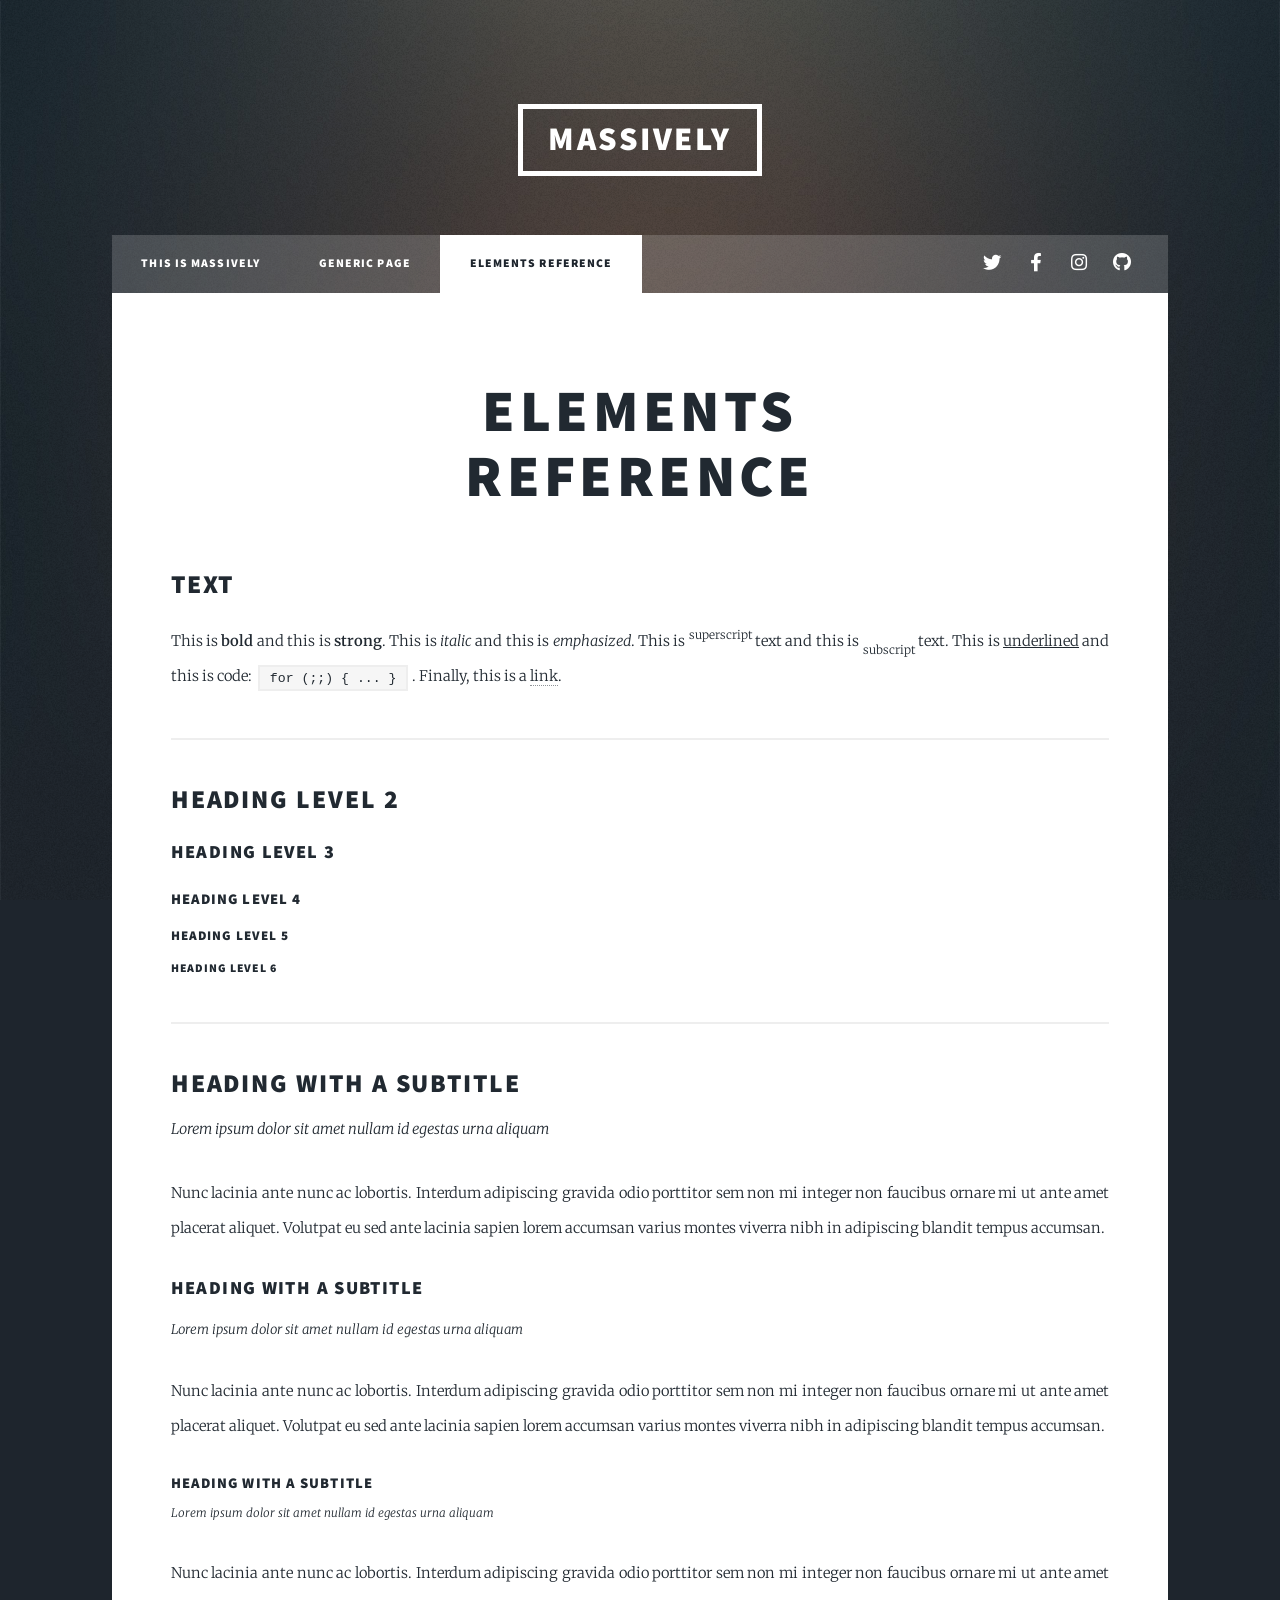
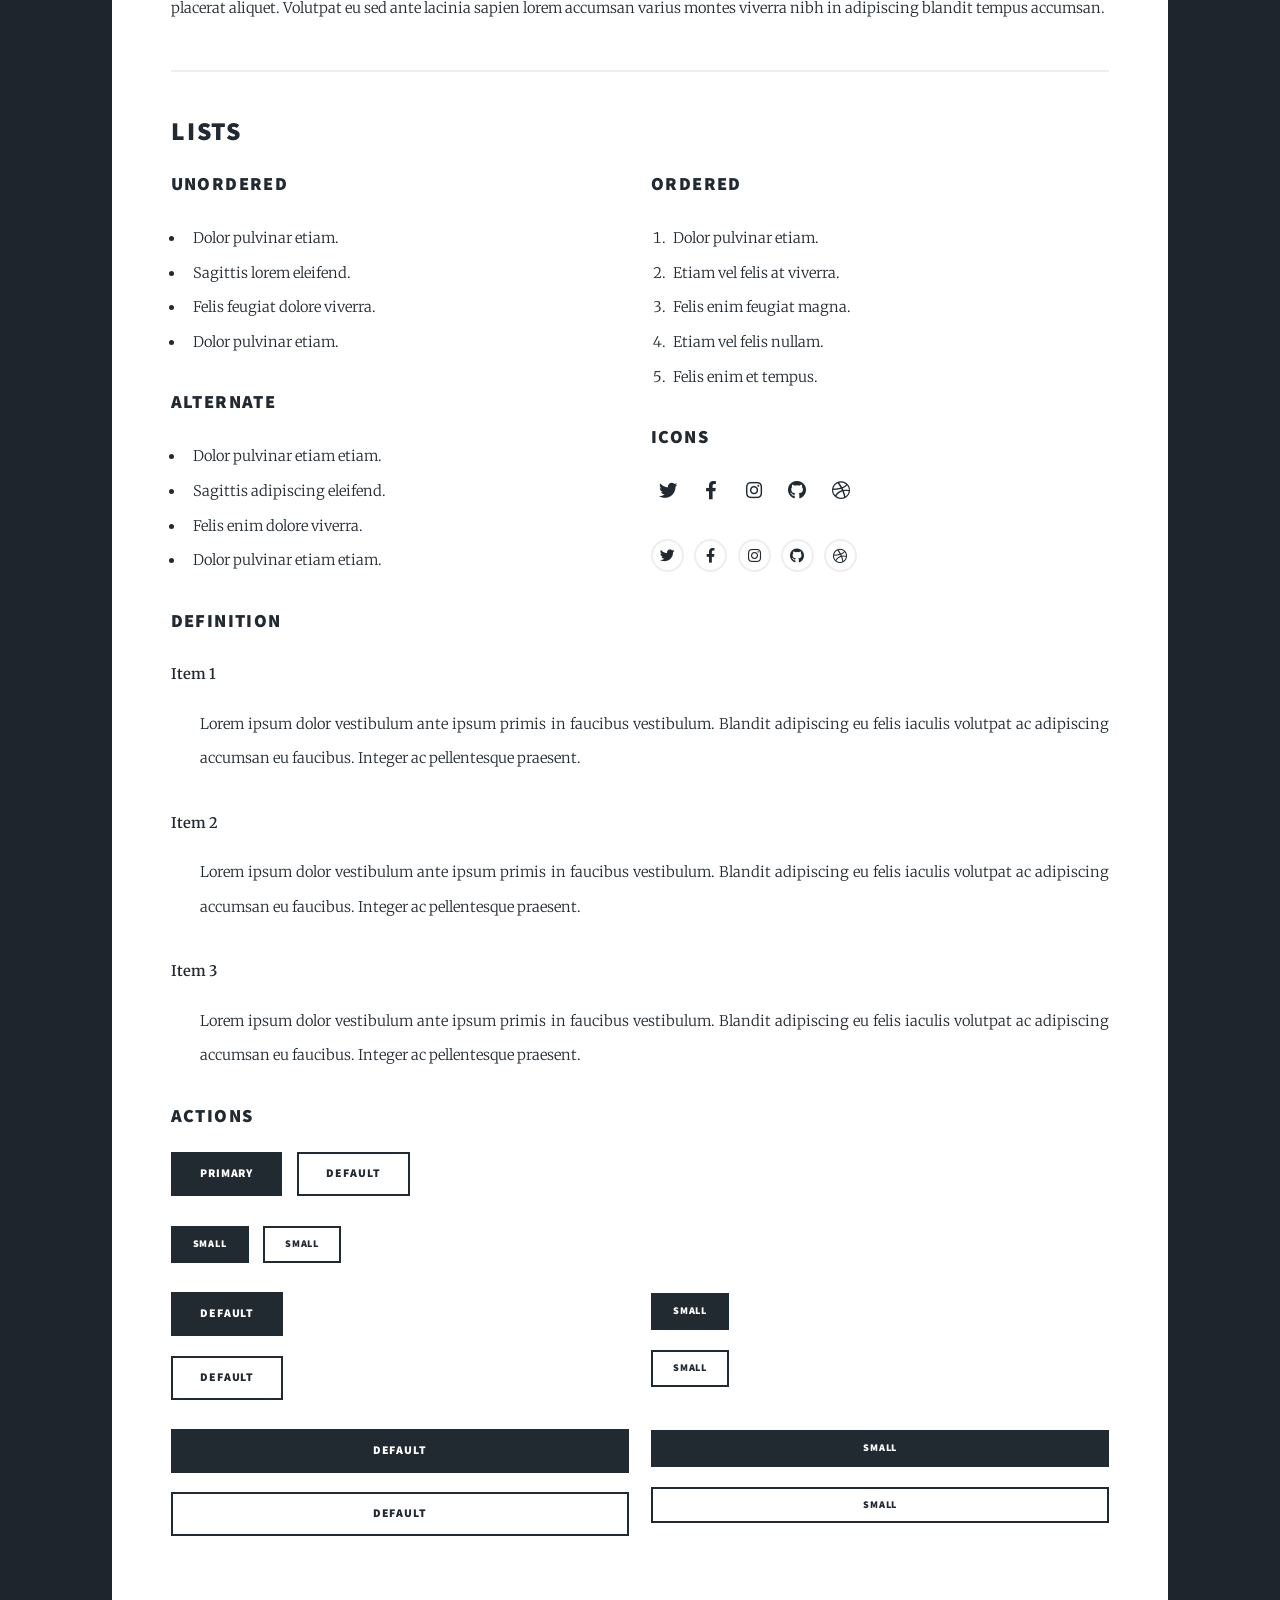
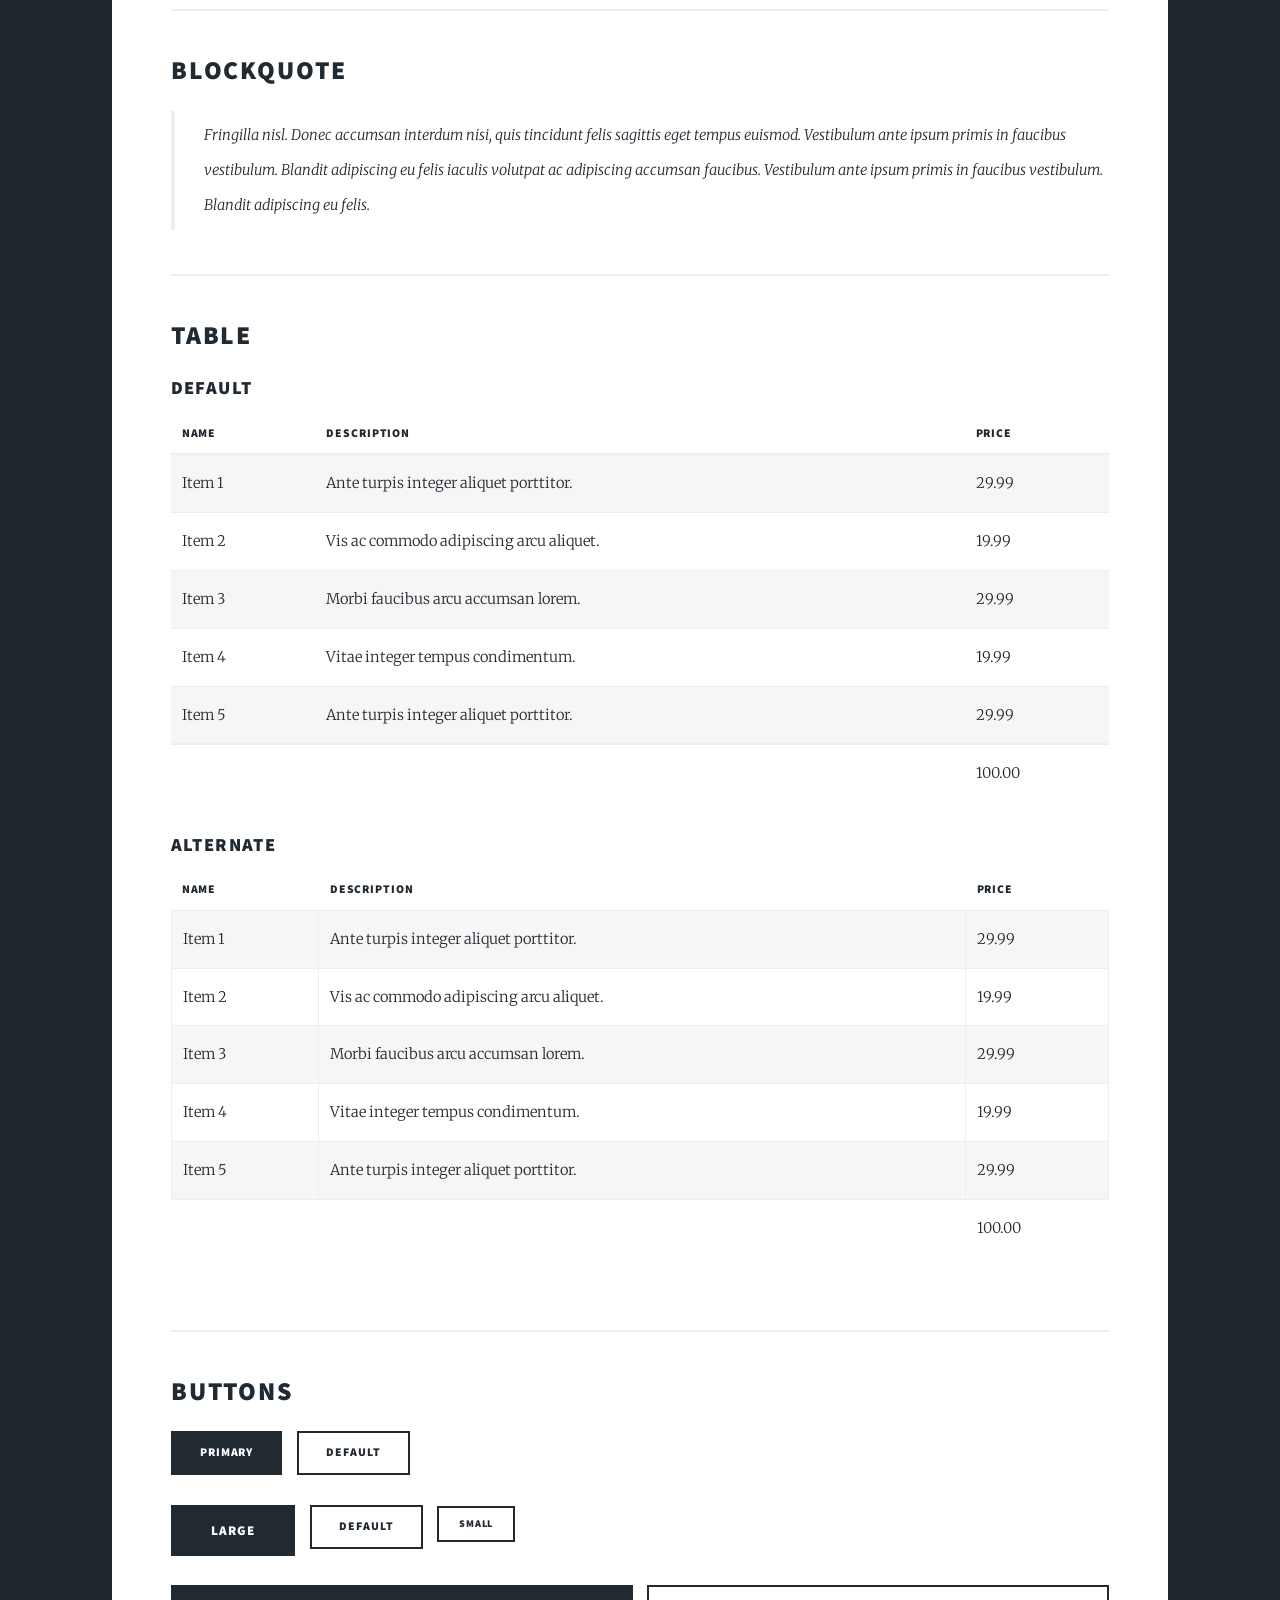
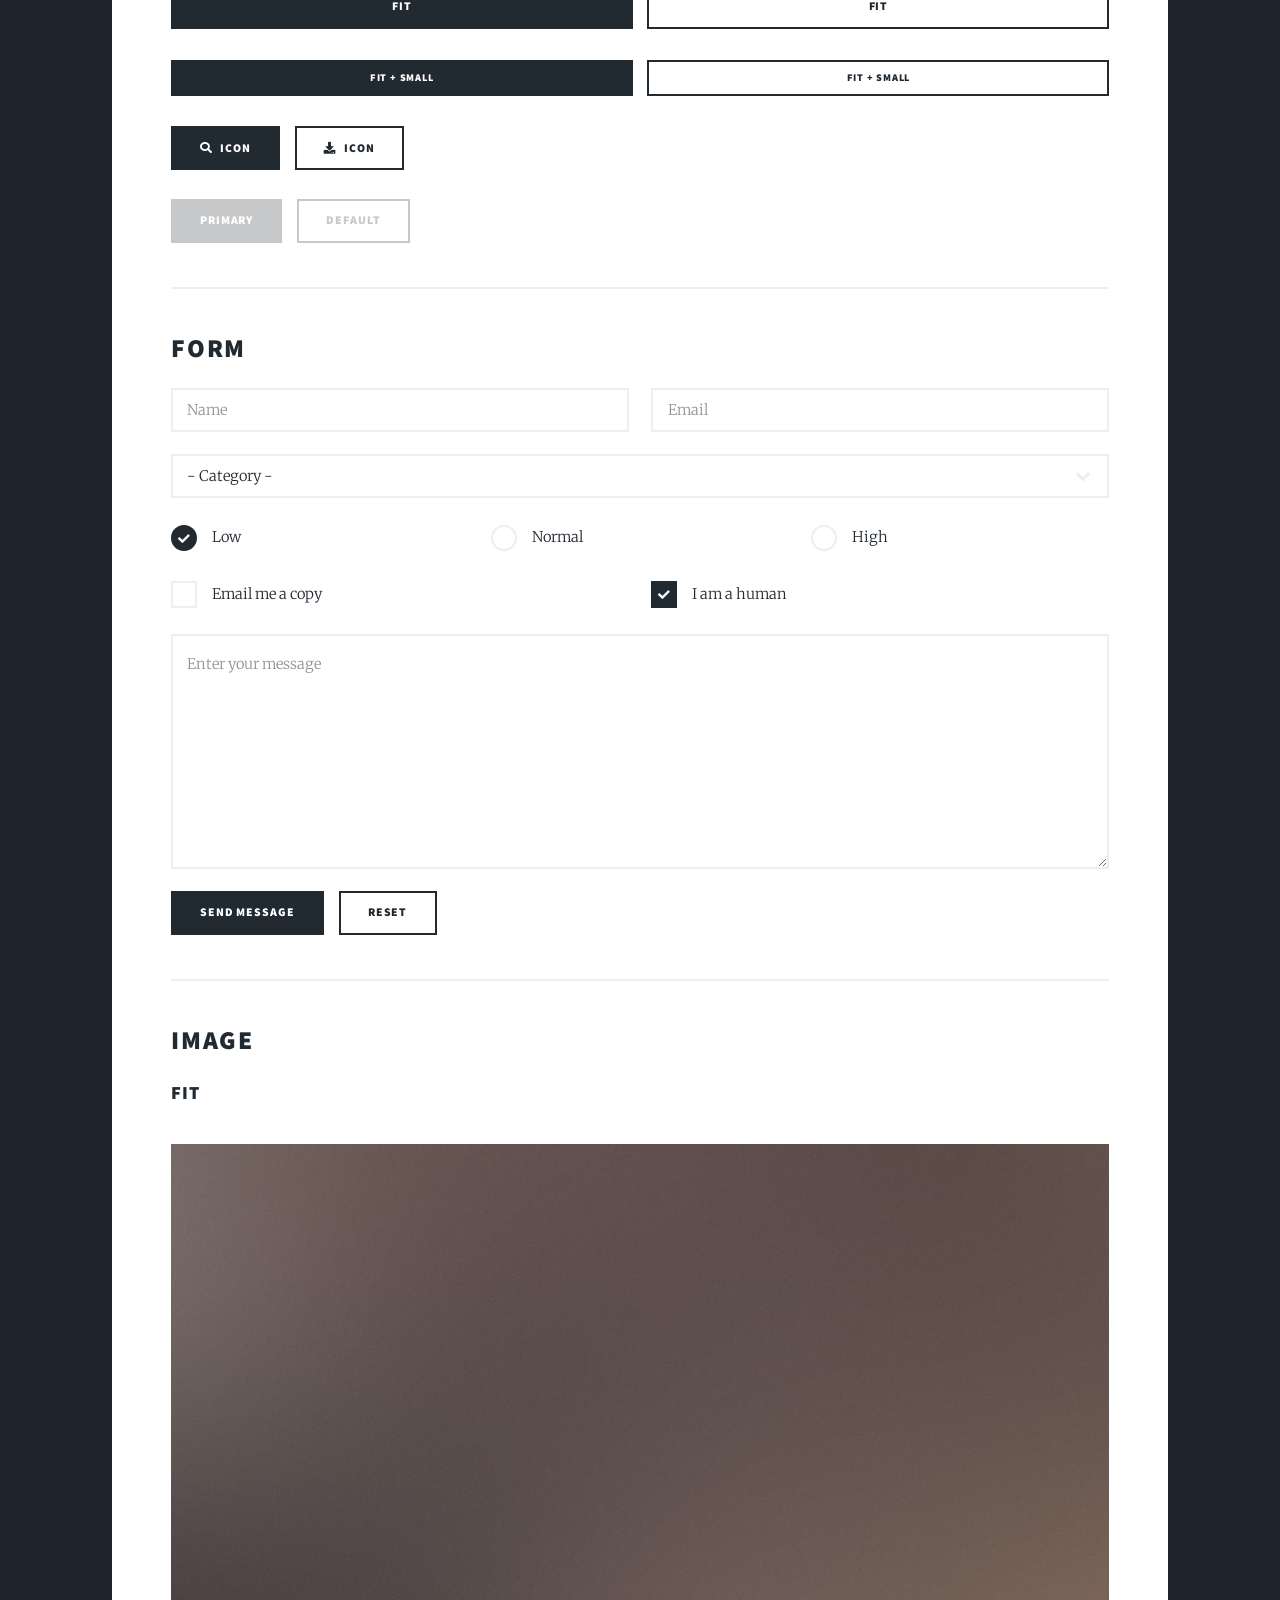
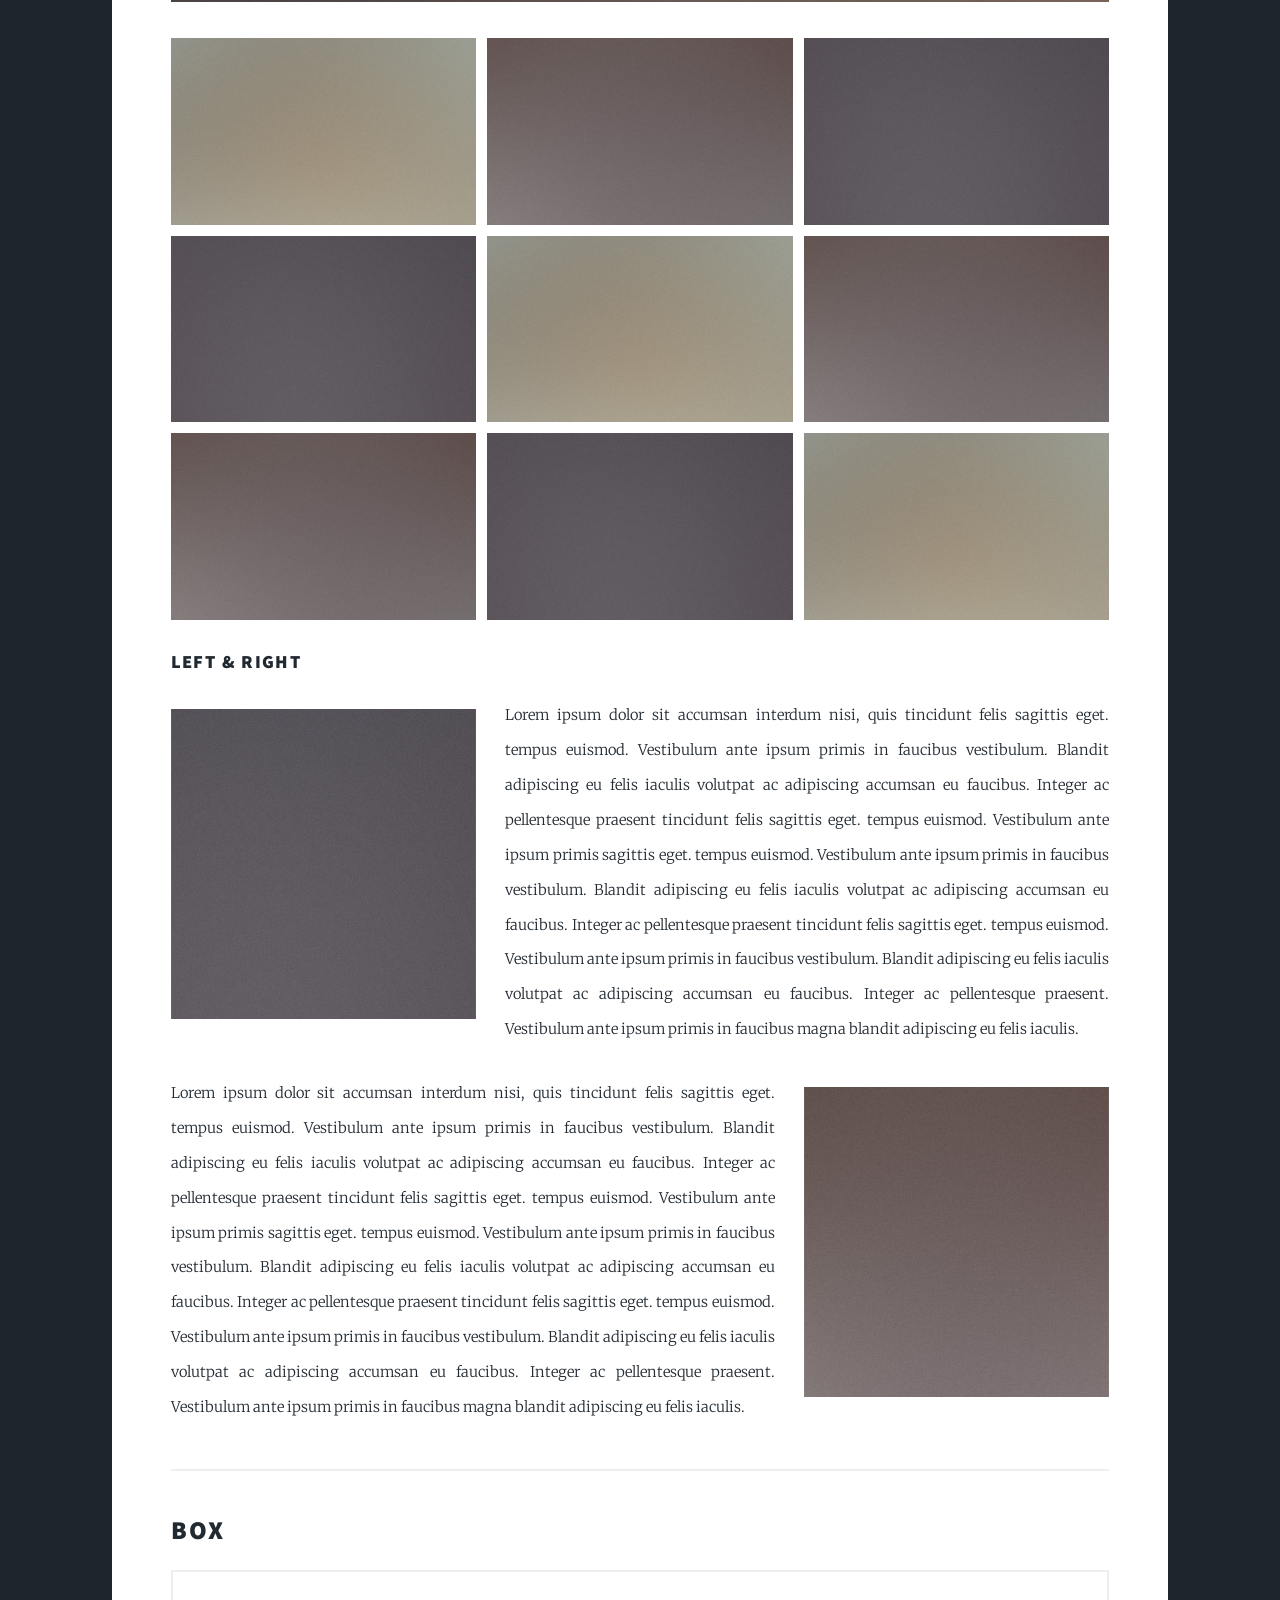
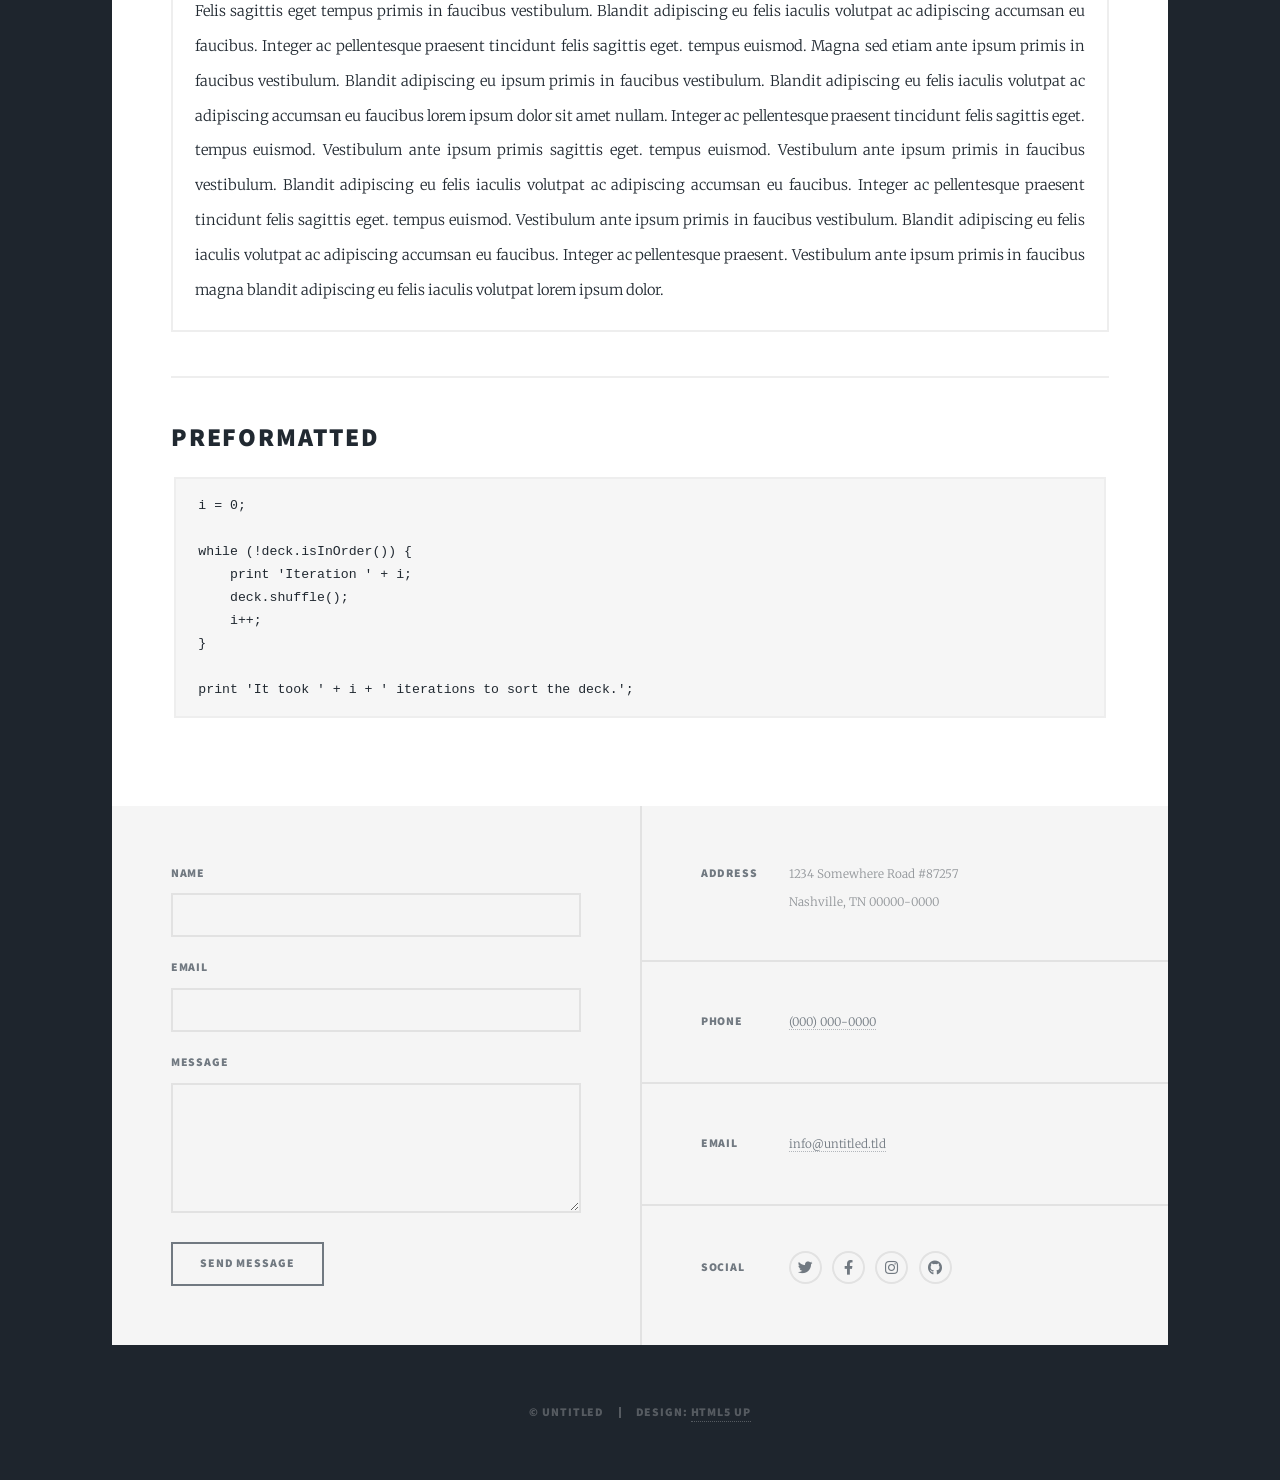
<file: elements.html>
<!DOCTYPE HTML>
<!--
	Massively by HTML5 UP
	html5up.net | @ajlkn
	Free for personal and commercial use under the CCA 3.0 license (html5up.net/license)
-->
<html>
	<head>
		<title>Elements Reference - Massively by HTML5 UP</title>
		<meta charset="utf-8" />
		<meta name="viewport" content="width=device-width, initial-scale=1, user-scalable=no" />
		<link rel="stylesheet" href="assets/css/main.css" />
		<noscript><link rel="stylesheet" href="assets/css/noscript.css" /></noscript>
	</head>
	<body class="is-preload">

		<!-- Wrapper -->
			<div id="wrapper">

				<!-- Header -->
					<header id="header">
						<a href="index.html" class="logo">Massively</a>
					</header>

				<!-- Nav -->
					<nav id="nav">
						<ul class="links">
							<li><a href="index.html">This is Massively</a></li>
							<li><a href="generic.html">Generic Page</a></li>
							<li class="active"><a href="elements.html">Elements Reference</a></li>
						</ul>
						<ul class="icons">
							<li><a href="#" class="icon brands fa-twitter"><span class="label">Twitter</span></a></li>
							<li><a href="#" class="icon brands fa-facebook-f"><span class="label">Facebook</span></a></li>
							<li><a href="#" class="icon brands fa-instagram"><span class="label">Instagram</span></a></li>
							<li><a href="#" class="icon brands fa-github"><span class="label">GitHub</span></a></li>
						</ul>
					</nav>

				<!-- Main -->
					<div id="main">

						<!-- Post -->
							<section class="post">
								<header class="major">
									<h1>Elements<br />
									Reference</h1>
								</header>

								<!-- Text stuff -->
									<h2>Text</h2>
									<p>This is <b>bold</b> and this is <strong>strong</strong>. This is <i>italic</i> and this is <em>emphasized</em>.
									This is <sup>superscript</sup> text and this is <sub>subscript</sub> text.
									This is <u>underlined</u> and this is code: <code>for (;;) { ... }</code>.
									Finally, this is a <a href="#">link</a>.</p>
									<hr />
									<h2>Heading Level 2</h2>
									<h3>Heading Level 3</h3>
									<h4>Heading Level 4</h4>
									<h5>Heading Level 5</h5>
									<h6>Heading Level 6</h6>
									<hr />
									<header>
										<h2>Heading with a Subtitle</h2>
										<p>Lorem ipsum dolor sit amet nullam id egestas urna aliquam</p>
									</header>
									<p>Nunc lacinia ante nunc ac lobortis. Interdum adipiscing gravida odio porttitor sem non mi integer non faucibus ornare mi ut ante amet placerat aliquet. Volutpat eu sed ante lacinia sapien lorem accumsan varius montes viverra nibh in adipiscing blandit tempus accumsan.</p>
									<header>
										<h3>Heading with a Subtitle</h3>
										<p>Lorem ipsum dolor sit amet nullam id egestas urna aliquam</p>
									</header>
									<p>Nunc lacinia ante nunc ac lobortis. Interdum adipiscing gravida odio porttitor sem non mi integer non faucibus ornare mi ut ante amet placerat aliquet. Volutpat eu sed ante lacinia sapien lorem accumsan varius montes viverra nibh in adipiscing blandit tempus accumsan.</p>
									<header>
										<h4>Heading with a Subtitle</h4>
										<p>Lorem ipsum dolor sit amet nullam id egestas urna aliquam</p>
									</header>
									<p>Nunc lacinia ante nunc ac lobortis. Interdum adipiscing gravida odio porttitor sem non mi integer non faucibus ornare mi ut ante amet placerat aliquet. Volutpat eu sed ante lacinia sapien lorem accumsan varius montes viverra nibh in adipiscing blandit tempus accumsan.</p>

									<hr />

								<!-- Lists -->
									<h2>Lists</h2>
									<div class="row">
										<div class="col-6 col-12-small">

											<h3>Unordered</h3>
											<ul>
												<li>Dolor pulvinar etiam.</li>
												<li>Sagittis lorem eleifend.</li>
												<li>Felis feugiat dolore viverra.</li>
												<li>Dolor pulvinar etiam.</li>
											</ul>

											<h3>Alternate</h3>
											<ul class="alt">
												<li>Dolor pulvinar etiam etiam.</li>
												<li>Sagittis adipiscing eleifend.</li>
												<li>Felis enim dolore viverra.</li>
												<li>Dolor pulvinar etiam etiam.</li>
											</ul>

										</div>
										<div class="col-6 col-12-small">

											<h3>Ordered</h3>
											<ol>
												<li>Dolor pulvinar etiam.</li>
												<li>Etiam vel felis at viverra.</li>
												<li>Felis enim feugiat magna.</li>
												<li>Etiam vel felis nullam.</li>
												<li>Felis enim et tempus.</li>
											</ol>

											<h3>Icons</h3>
											<ul class="icons">
												<li><a href="#" class="icon brands fa-twitter"><span class="label">Twitter</span></a></li>
												<li><a href="#" class="icon brands fa-facebook-f"><span class="label">Facebook</span></a></li>
												<li><a href="#" class="icon brands fa-instagram"><span class="label">Instagram</span></a></li>
												<li><a href="#" class="icon brands fa-github"><span class="label">Github</span></a></li>
												<li><a href="#" class="icon brands fa-dribbble"><span class="label">Dribbble</span></a></li>
											</ul>
											<ul class="icons alt">
												<li><a href="#" class="icon brands alt fa-twitter"><span class="label">Twitter</span></a></li>
												<li><a href="#" class="icon brands alt fa-facebook-f"><span class="label">Facebook</span></a></li>
												<li><a href="#" class="icon brands alt fa-instagram"><span class="label">Instagram</span></a></li>
												<li><a href="#" class="icon brands alt fa-github"><span class="label">Github</span></a></li>
												<li><a href="#" class="icon brands alt fa-dribbble"><span class="label">Dribbble</span></a></li>
											</ul>

										</div>
									</div>
									<h3>Definition</h3>
									<dl>
										<dt>Item 1</dt>
										<dd>
											<p>Lorem ipsum dolor vestibulum ante ipsum primis in faucibus vestibulum. Blandit adipiscing eu felis iaculis volutpat ac adipiscing accumsan eu faucibus. Integer ac pellentesque praesent.</p>
										</dd>
										<dt>Item 2</dt>
										<dd>
											<p>Lorem ipsum dolor vestibulum ante ipsum primis in faucibus vestibulum. Blandit adipiscing eu felis iaculis volutpat ac adipiscing accumsan eu faucibus. Integer ac pellentesque praesent.</p>
										</dd>
										<dt>Item 3</dt>
										<dd>
											<p>Lorem ipsum dolor vestibulum ante ipsum primis in faucibus vestibulum. Blandit adipiscing eu felis iaculis volutpat ac adipiscing accumsan eu faucibus. Integer ac pellentesque praesent.</p>
										</dd>
									</dl>

									<h3>Actions</h3>
									<ul class="actions">
										<li><a href="#" class="button primary">Primary</a></li>
										<li><a href="#" class="button">Default</a></li>
									</ul>
									<ul class="actions small">
										<li><a href="#" class="button primary small">Small</a></li>
										<li><a href="#" class="button small">Small</a></li>
									</ul>
									<div class="row">
										<div class="col-6 col-12-small">
											<ul class="actions stacked">
												<li><a href="#" class="button primary">Default</a></li>
												<li><a href="#" class="button">Default</a></li>
											</ul>
										</div>
										<div class="col-6 col-12-small">
											<ul class="actions stacked">
												<li><a href="#" class="button primary small">Small</a></li>
												<li><a href="#" class="button small">Small</a></li>
											</ul>
										</div>
									</div>
									<div class="row">
										<div class="col-6 col-12-small">
											<ul class="actions stacked">
												<li><a href="#" class="button primary fit">Default</a></li>
												<li><a href="#" class="button fit">Default</a></li>
											</ul>
										</div>
										<div class="col-6 col-12-small">
											<ul class="actions stacked">
												<li><a href="#" class="button primary small fit">Small</a></li>
												<li><a href="#" class="button small fit">Small</a></li>
											</ul>
										</div>
									</div>

									<hr />

								<!-- Blockquote -->
									<h2>Blockquote</h2>
									<blockquote>Fringilla nisl. Donec accumsan interdum nisi, quis tincidunt felis sagittis eget tempus euismod. Vestibulum ante ipsum primis in faucibus vestibulum. Blandit adipiscing eu felis iaculis volutpat ac adipiscing accumsan faucibus. Vestibulum ante ipsum primis in faucibus vestibulum. Blandit adipiscing eu felis.</blockquote>

									<hr />

								<!-- Table -->
									<h2>Table</h2>

									<h3>Default</h3>
									<div class="table-wrapper">
										<table>
											<thead>
												<tr>
													<th>Name</th>
													<th>Description</th>
													<th>Price</th>
												</tr>
											</thead>
											<tbody>
												<tr>
													<td>Item 1</td>
													<td>Ante turpis integer aliquet porttitor.</td>
													<td>29.99</td>
												</tr>
												<tr>
													<td>Item 2</td>
													<td>Vis ac commodo adipiscing arcu aliquet.</td>
													<td>19.99</td>
												</tr>
												<tr>
													<td>Item 3</td>
													<td> Morbi faucibus arcu accumsan lorem.</td>
													<td>29.99</td>
												</tr>
												<tr>
													<td>Item 4</td>
													<td>Vitae integer tempus condimentum.</td>
													<td>19.99</td>
												</tr>
												<tr>
													<td>Item 5</td>
													<td>Ante turpis integer aliquet porttitor.</td>
													<td>29.99</td>
												</tr>
											</tbody>
											<tfoot>
												<tr>
													<td colspan="2"></td>
													<td>100.00</td>
												</tr>
											</tfoot>
										</table>
									</div>

									<h3>Alternate</h3>
									<div class="table-wrapper">
										<table class="alt">
											<thead>
												<tr>
													<th>Name</th>
													<th>Description</th>
													<th>Price</th>
												</tr>
											</thead>
											<tbody>
												<tr>
													<td>Item 1</td>
													<td>Ante turpis integer aliquet porttitor.</td>
													<td>29.99</td>
												</tr>
												<tr>
													<td>Item 2</td>
													<td>Vis ac commodo adipiscing arcu aliquet.</td>
													<td>19.99</td>
												</tr>
												<tr>
													<td>Item 3</td>
													<td> Morbi faucibus arcu accumsan lorem.</td>
													<td>29.99</td>
												</tr>
												<tr>
													<td>Item 4</td>
													<td>Vitae integer tempus condimentum.</td>
													<td>19.99</td>
												</tr>
												<tr>
													<td>Item 5</td>
													<td>Ante turpis integer aliquet porttitor.</td>
													<td>29.99</td>
												</tr>
											</tbody>
											<tfoot>
												<tr>
													<td colspan="2"></td>
													<td>100.00</td>
												</tr>
											</tfoot>
										</table>
									</div>

									<hr />

								<!-- Buttons -->
									<h2>Buttons</h2>
									<ul class="actions">
										<li><a href="#" class="button primary">Primary</a></li>
										<li><a href="#" class="button">Default</a></li>
									</ul>
									<ul class="actions">
										<li><a href="#" class="button primary large">Large</a></li>
										<li><a href="#" class="button">Default</a></li>
										<li><a href="#" class="button small">Small</a></li>
									</ul>
									<ul class="actions fit">
										<li><a href="#" class="button primary fit">Fit</a></li>
										<li><a href="#" class="button fit">Fit</a></li>
									</ul>
									<ul class="actions fit small">
										<li><a href="#" class="button primary fit small">Fit + Small</a></li>
										<li><a href="#" class="button fit small">Fit + Small</a></li>
									</ul>
									<ul class="actions">
										<li><a href="#" class="button primary icon solid fa-search">Icon</a></li>
										<li><a href="#" class="button icon solid fa-download">Icon</a></li>
									</ul>
									<ul class="actions">
										<li><span class="button primary disabled">Primary</span></li>
										<li><span class="button disabled">Default</span></li>
									</ul>

									<hr />

								<!-- Form -->
									<h2>Form</h2>

									<form method="post" action="#">
										<div class="row gtr-uniform">
											<div class="col-6 col-12-xsmall">
												<input type="text" name="demo-name" id="demo-name" value="" placeholder="Name" />
											</div>
											<div class="col-6 col-12-xsmall">
												<input type="email" name="demo-email" id="demo-email" value="" placeholder="Email" />
											</div>
											<!-- Break -->
											<div class="col-12">
												<select name="demo-category" id="demo-category">
													<option value="">- Category -</option>
													<option value="1">Manufacturing</option>
													<option value="1">Shipping</option>
													<option value="1">Administration</option>
													<option value="1">Human Resources</option>
												</select>
											</div>
											<!-- Break -->
											<div class="col-4 col-12-small">
												<input type="radio" id="demo-priority-low" name="demo-priority" checked>
												<label for="demo-priority-low">Low</label>
											</div>
											<div class="col-4 col-12-small">
												<input type="radio" id="demo-priority-normal" name="demo-priority">
												<label for="demo-priority-normal">Normal</label>
											</div>
											<div class="col-4 col-12-small">
												<input type="radio" id="demo-priority-high" name="demo-priority">
												<label for="demo-priority-high">High</label>
											</div>
											<!-- Break -->
											<div class="col-6 col-12-small">
												<input type="checkbox" id="demo-copy" name="demo-copy">
												<label for="demo-copy">Email me a copy</label>
											</div>
											<div class="col-6 col-12-small">
												<input type="checkbox" id="demo-human" name="demo-human" checked>
												<label for="demo-human">I am a human</label>
											</div>
											<!-- Break -->
											<div class="col-12">
												<textarea name="demo-message" id="demo-message" placeholder="Enter your message" rows="6"></textarea>
											</div>
											<!-- Break -->
											<div class="col-12">
												<ul class="actions">
													<li><input type="submit" value="Send Message" class="primary" /></li>
													<li><input type="reset" value="Reset" /></li>
												</ul>
											</div>
										</div>
									</form>

									<hr />

								<!-- Image -->
									<h2>Image</h2>

									<h3>Fit</h3>
									<span class="image fit"><img src="images/pic01.jpg" alt="" /></span>
									<div class="box alt">
										<div class="row gtr-50 gtr-uniform">
											<div class="col-4"><span class="image fit"><img src="images/pic02.jpg" alt="" /></span></div>
											<div class="col-4"><span class="image fit"><img src="images/pic03.jpg" alt="" /></span></div>
											<div class="col-4"><span class="image fit"><img src="images/pic04.jpg" alt="" /></span></div>
											<!-- Break -->
											<div class="col-4"><span class="image fit"><img src="images/pic04.jpg" alt="" /></span></div>
											<div class="col-4"><span class="image fit"><img src="images/pic02.jpg" alt="" /></span></div>
											<div class="col-4"><span class="image fit"><img src="images/pic03.jpg" alt="" /></span></div>
											<!-- Break -->
											<div class="col-4"><span class="image fit"><img src="images/pic03.jpg" alt="" /></span></div>
											<div class="col-4"><span class="image fit"><img src="images/pic04.jpg" alt="" /></span></div>
											<div class="col-4"><span class="image fit"><img src="images/pic02.jpg" alt="" /></span></div>
										</div>
									</div>

									<h3>Left &amp; Right</h3>
									<p><span class="image left"><img src="images/pic08.jpg" alt="" /></span>Lorem ipsum dolor sit accumsan interdum nisi, quis tincidunt felis sagittis eget. tempus euismod. Vestibulum ante ipsum primis in faucibus vestibulum. Blandit adipiscing eu felis iaculis volutpat ac adipiscing accumsan eu faucibus. Integer ac pellentesque praesent tincidunt felis sagittis eget. tempus euismod. Vestibulum ante ipsum primis sagittis eget. tempus euismod. Vestibulum ante ipsum primis in faucibus vestibulum. Blandit adipiscing eu felis iaculis volutpat ac adipiscing accumsan eu faucibus. Integer ac pellentesque praesent tincidunt felis sagittis eget. tempus euismod. Vestibulum ante ipsum primis in faucibus vestibulum. Blandit adipiscing eu felis iaculis volutpat ac adipiscing accumsan eu faucibus. Integer ac pellentesque praesent. Vestibulum ante ipsum primis in faucibus magna blandit adipiscing eu felis iaculis.</p>
									<p><span class="image right"><img src="images/pic09.jpg" alt="" /></span>Lorem ipsum dolor sit accumsan interdum nisi, quis tincidunt felis sagittis eget. tempus euismod. Vestibulum ante ipsum primis in faucibus vestibulum. Blandit adipiscing eu felis iaculis volutpat ac adipiscing accumsan eu faucibus. Integer ac pellentesque praesent tincidunt felis sagittis eget. tempus euismod. Vestibulum ante ipsum primis sagittis eget. tempus euismod. Vestibulum ante ipsum primis in faucibus vestibulum. Blandit adipiscing eu felis iaculis volutpat ac adipiscing accumsan eu faucibus. Integer ac pellentesque praesent tincidunt felis sagittis eget. tempus euismod. Vestibulum ante ipsum primis in faucibus vestibulum. Blandit adipiscing eu felis iaculis volutpat ac adipiscing accumsan eu faucibus. Integer ac pellentesque praesent. Vestibulum ante ipsum primis in faucibus magna blandit adipiscing eu felis iaculis.</p>

									<hr />

								<!-- Box -->
									<h2>Box</h2>
									<div class="box">
										<p>Felis sagittis eget tempus primis in faucibus vestibulum. Blandit adipiscing eu felis iaculis volutpat ac adipiscing accumsan eu faucibus. Integer ac pellentesque praesent tincidunt felis sagittis eget. tempus euismod. Magna sed etiam ante ipsum primis in faucibus vestibulum. Blandit adipiscing eu ipsum primis in faucibus vestibulum. Blandit adipiscing eu felis iaculis volutpat ac adipiscing accumsan eu faucibus lorem ipsum dolor sit amet nullam. Integer ac pellentesque praesent tincidunt felis sagittis eget. tempus euismod. Vestibulum ante ipsum primis sagittis eget. tempus euismod. Vestibulum ante ipsum primis in faucibus vestibulum. Blandit adipiscing eu felis iaculis volutpat ac adipiscing accumsan eu faucibus. Integer ac pellentesque praesent tincidunt felis sagittis eget. tempus euismod. Vestibulum ante ipsum primis in faucibus vestibulum. Blandit adipiscing eu felis iaculis volutpat ac adipiscing accumsan eu faucibus. Integer ac pellentesque praesent. Vestibulum ante ipsum primis in faucibus magna blandit adipiscing eu felis iaculis volutpat lorem ipsum dolor.</p>
									</div>

									<hr />

								<!-- Preformatted Code -->
									<h2>Preformatted</h2>
									<pre><code>i = 0;

while (!deck.isInOrder()) {
    print 'Iteration ' + i;
    deck.shuffle();
    i++;
}

print 'It took ' + i + ' iterations to sort the deck.';
</code></pre>

							</section>

					</div>

				<!-- Footer -->
					<footer id="footer">
						<section>
							<form method="post" action="#">
								<div class="fields">
									<div class="field">
										<label for="name">Name</label>
										<input type="text" name="name" id="name" />
									</div>
									<div class="field">
										<label for="email">Email</label>
										<input type="text" name="email" id="email" />
									</div>
									<div class="field">
										<label for="message">Message</label>
										<textarea name="message" id="message" rows="3"></textarea>
									</div>
								</div>
								<ul class="actions">
									<li><input type="submit" value="Send Message" /></li>
								</ul>
							</form>
						</section>
						<section class="split contact">
							<section class="alt">
								<h3>Address</h3>
								<p>1234 Somewhere Road #87257<br />
								Nashville, TN 00000-0000</p>
							</section>
							<section>
								<h3>Phone</h3>
								<p><a href="#">(000) 000-0000</a></p>
							</section>
							<section>
								<h3>Email</h3>
								<p><a href="#">info@untitled.tld</a></p>
							</section>
							<section>
								<h3>Social</h3>
								<ul class="icons alt">
									<li><a href="#" class="icon brands alt fa-twitter"><span class="label">Twitter</span></a></li>
									<li><a href="#" class="icon brands alt fa-facebook-f"><span class="label">Facebook</span></a></li>
									<li><a href="#" class="icon brands alt fa-instagram"><span class="label">Instagram</span></a></li>
									<li><a href="#" class="icon brands alt fa-github"><span class="label">GitHub</span></a></li>
								</ul>
							</section>
						</section>
					</footer>

				<!-- Copyright -->
					<div id="copyright">
						<ul><li>&copy; Untitled</li><li>Design: <a href="https://html5up.net">HTML5 UP</a></li></ul>
					</div>

			</div>

		<!-- Scripts -->
			<script src="assets/js/jquery.min.js"></script>
			<script src="assets/js/jquery.scrollex.min.js"></script>
			<script src="assets/js/jquery.scrolly.min.js"></script>
			<script src="assets/js/browser.min.js"></script>
			<script src="assets/js/breakpoints.min.js"></script>
			<script src="assets/js/util.js"></script>
			<script src="assets/js/main.js"></script>

	</body>
</html>
</file>
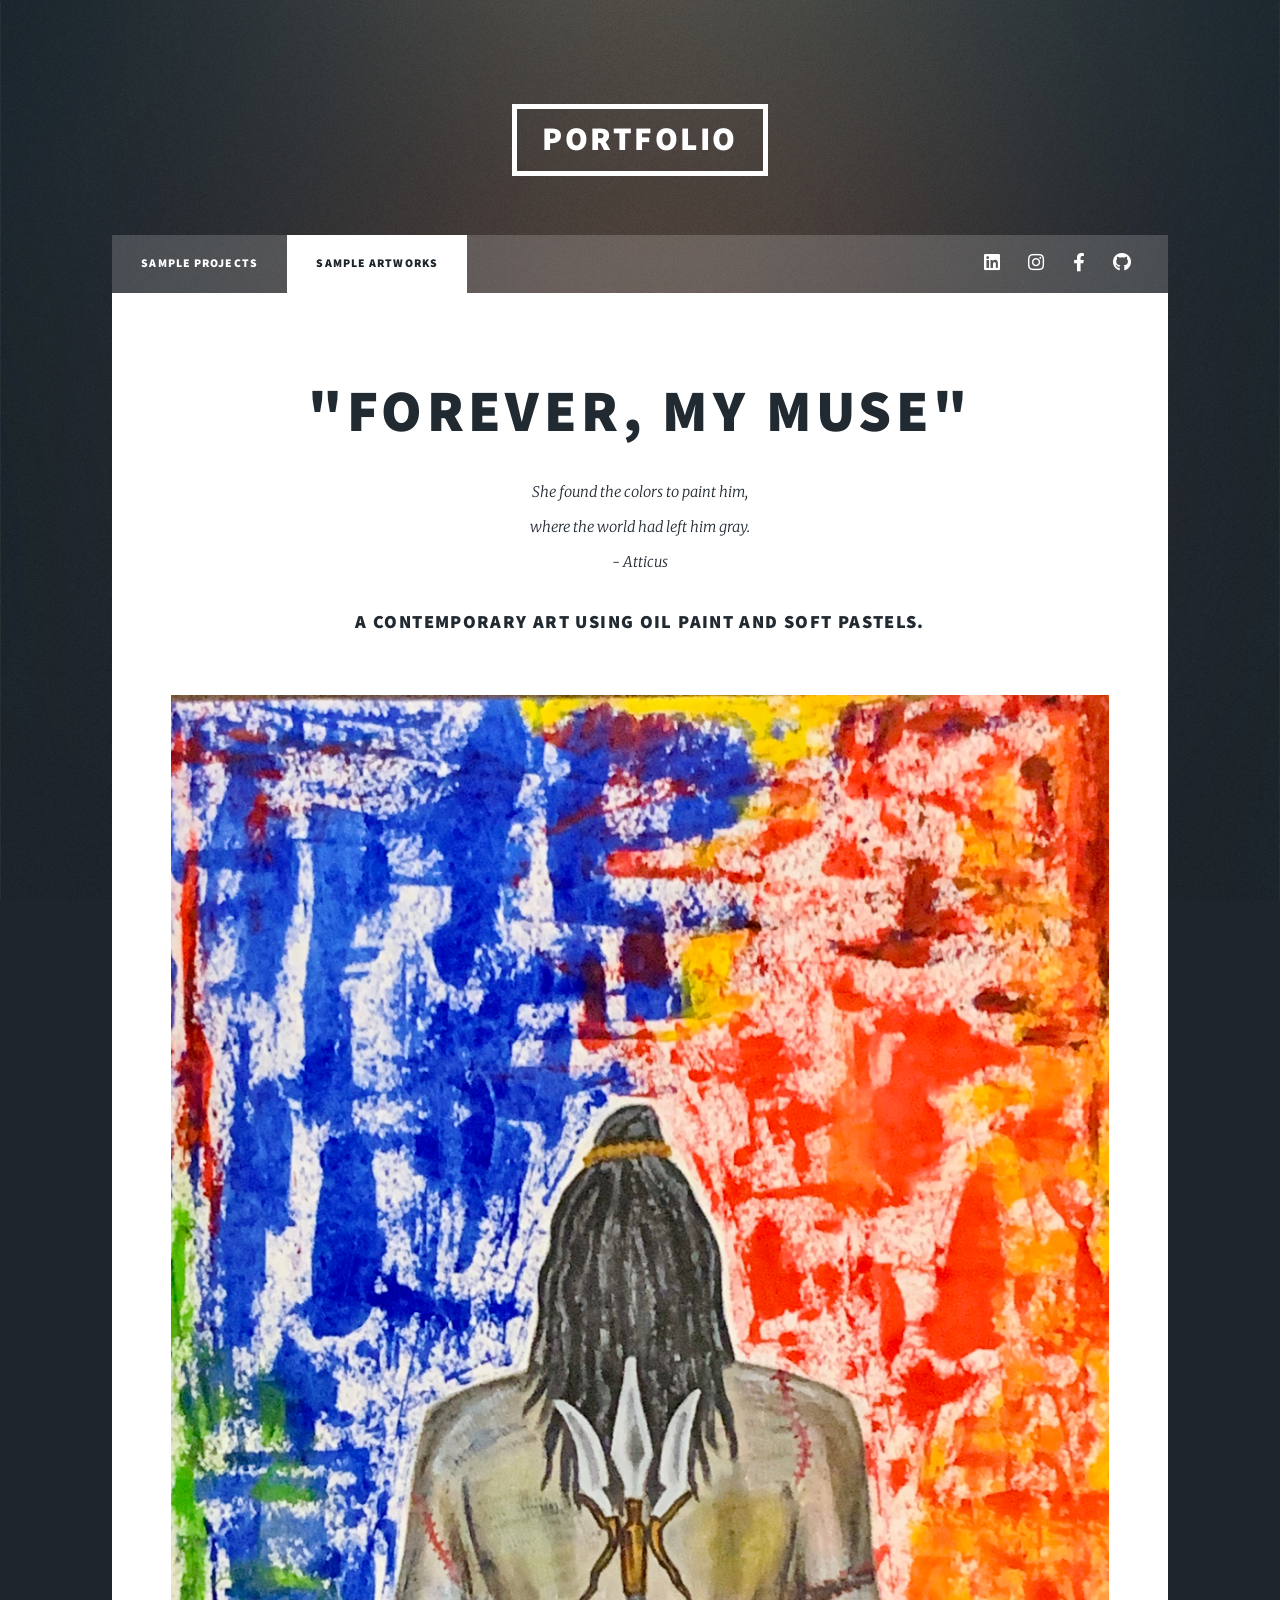
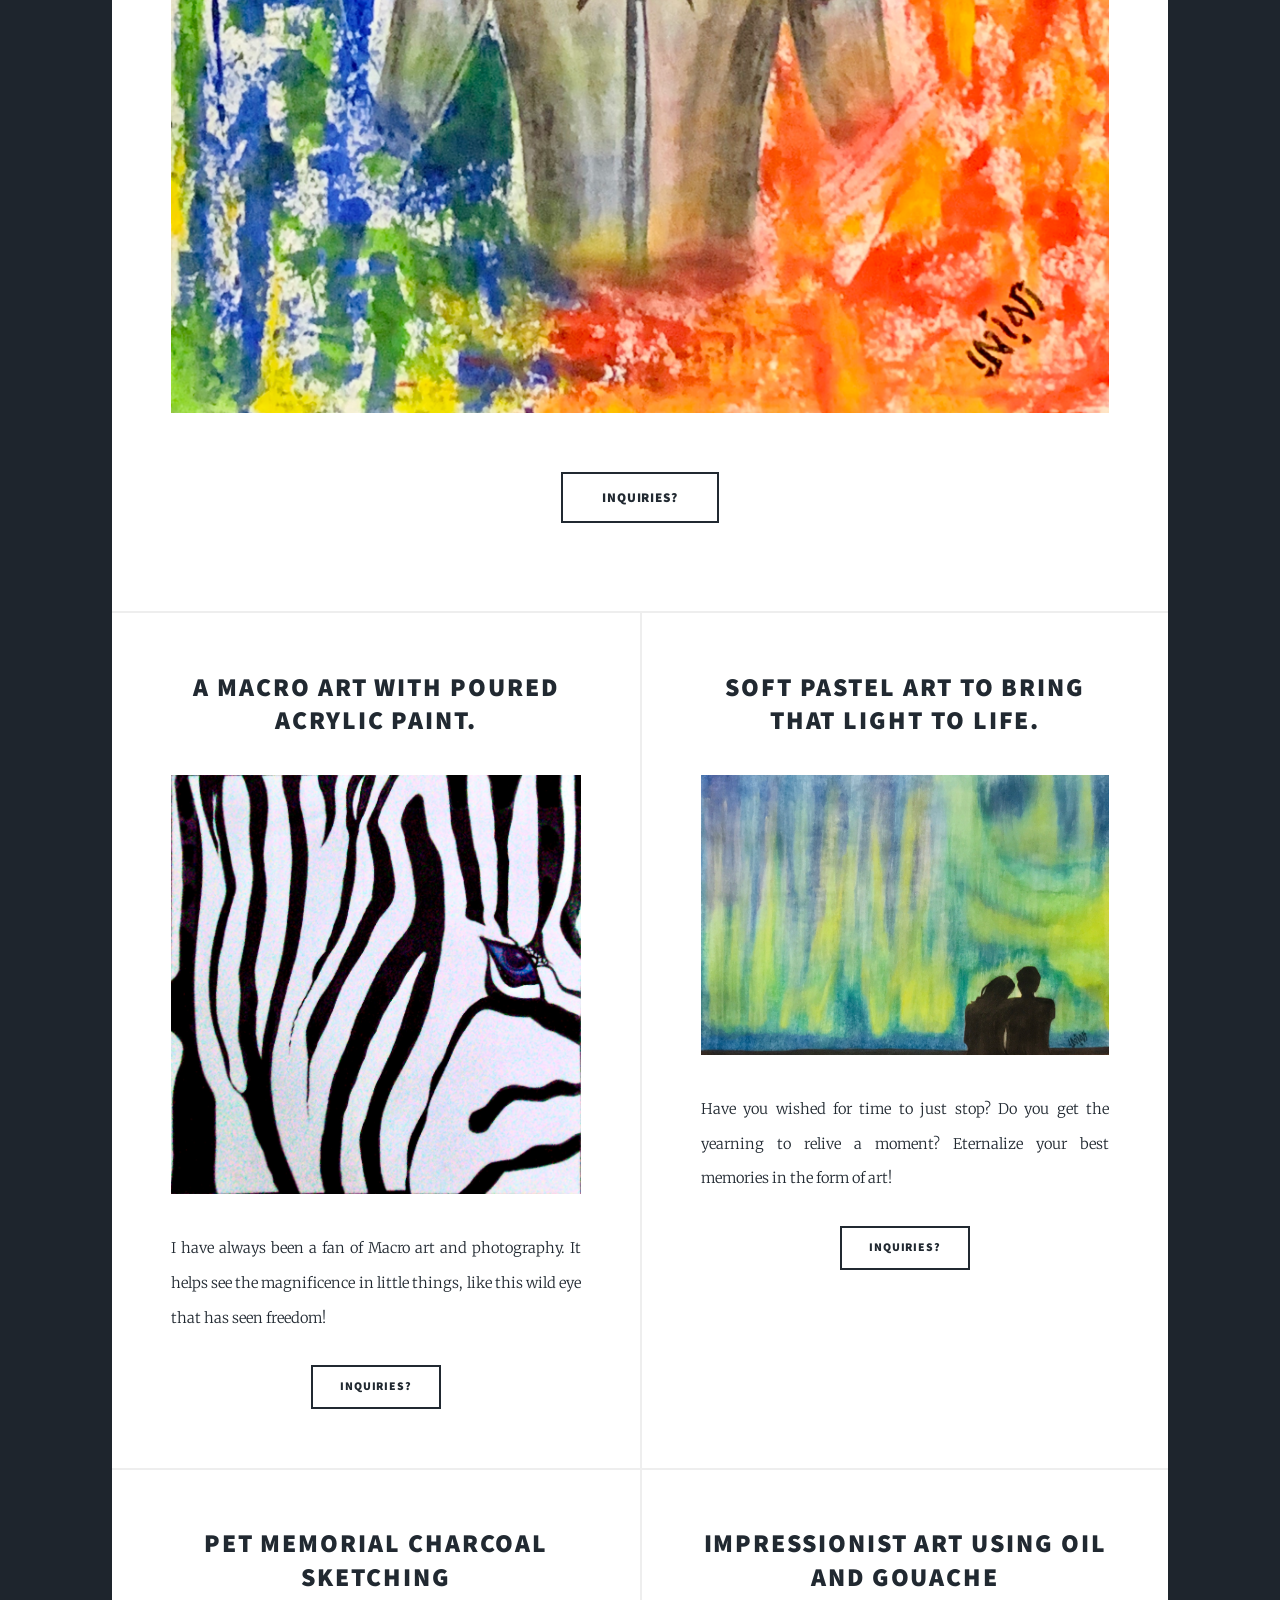
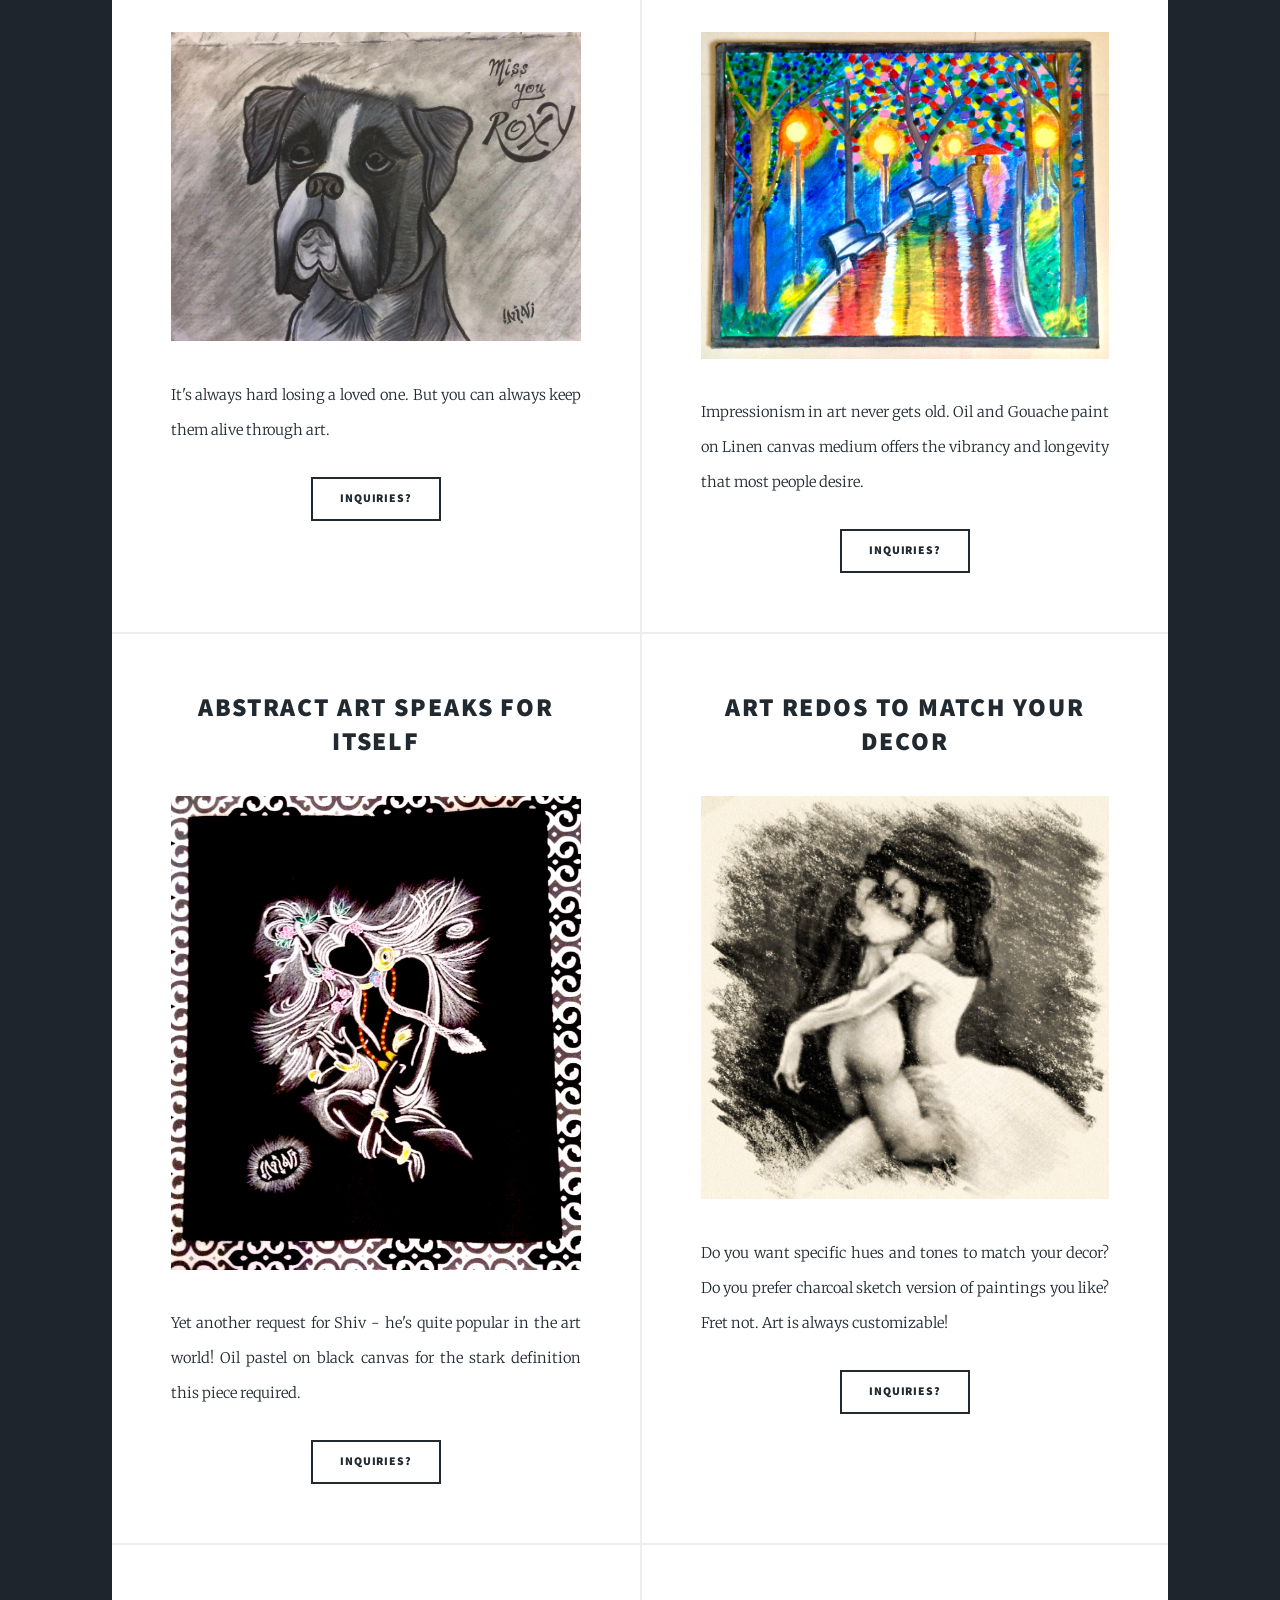
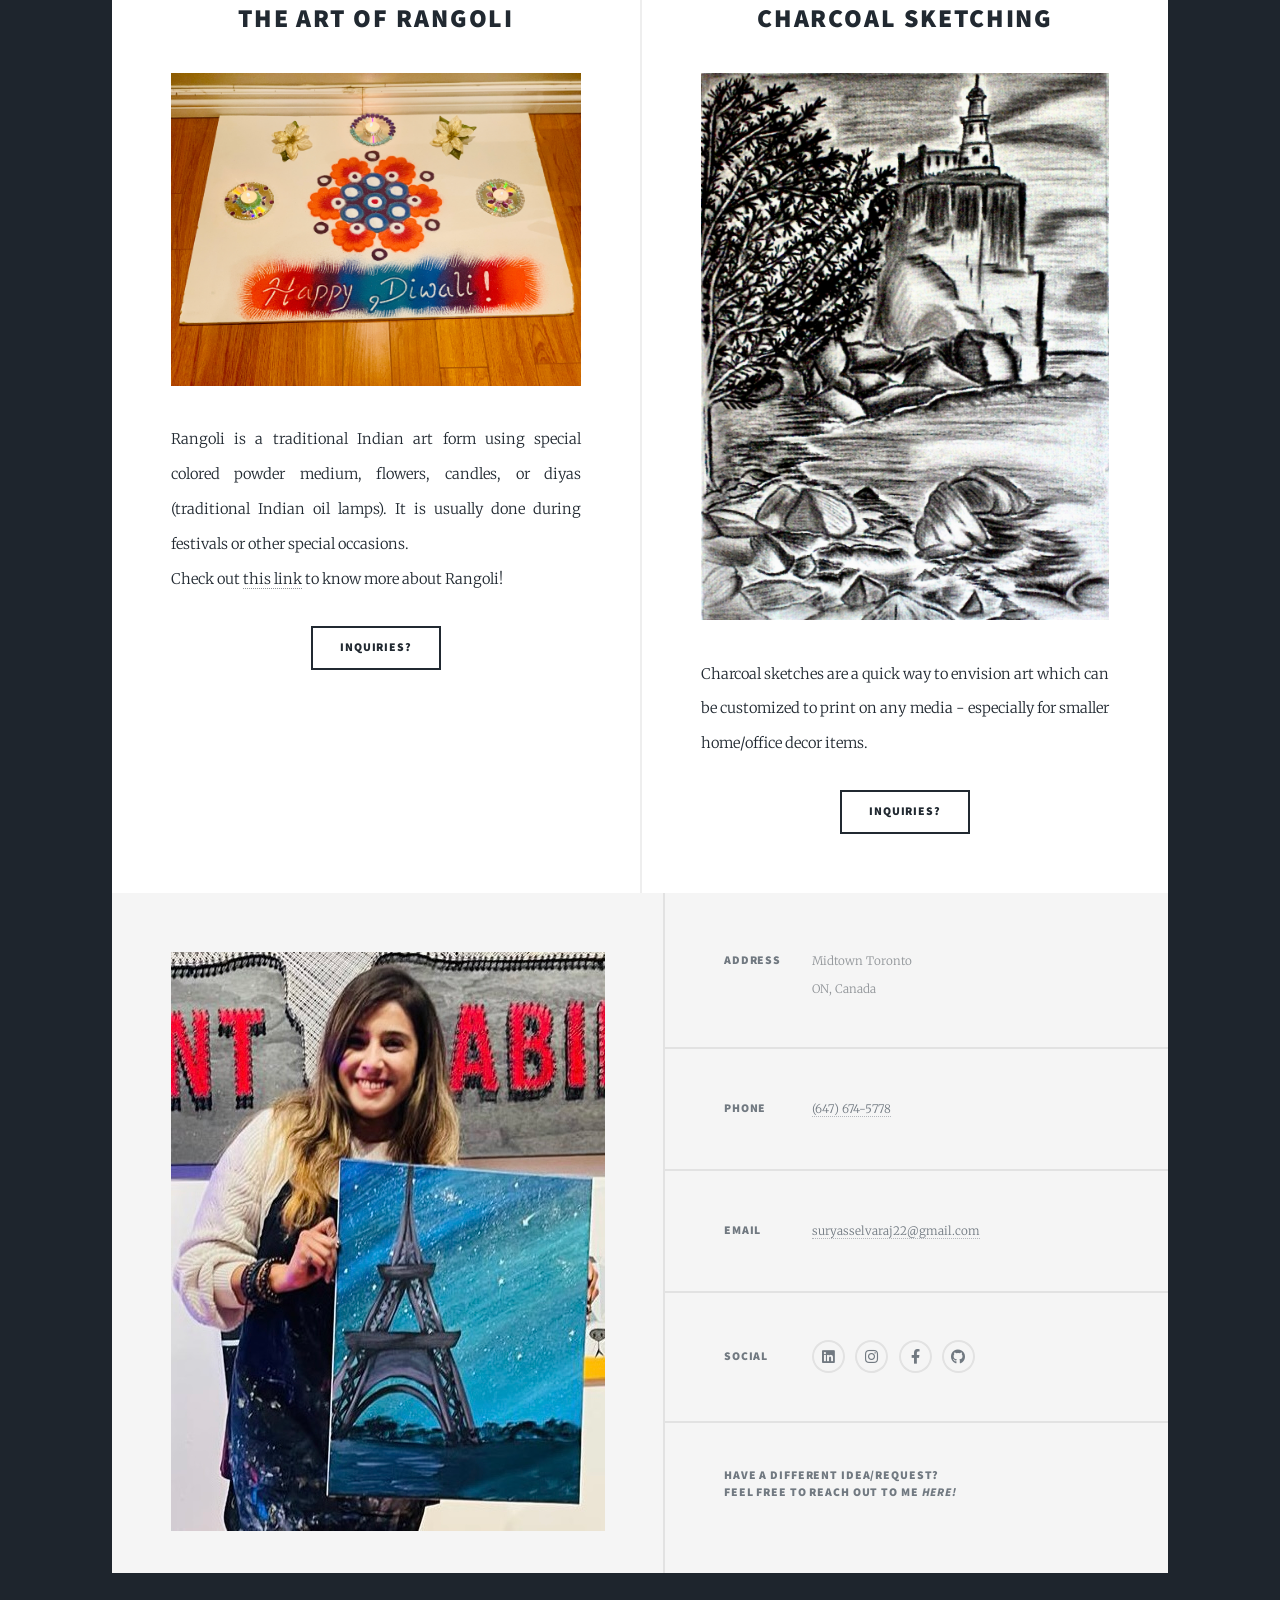
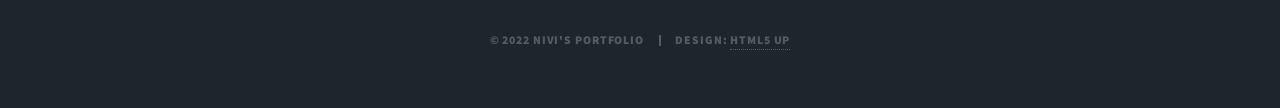
<file: generic.html>
<!DOCTYPE HTML>
<!--
	Massively by HTML5 UP
	html5up.net | @ajlkn
	Free for personal and commercial use under the CCA 3.0 license (html5up.net/license)
-->
<html>
	<head>
		<!-- Google Tag Manager -->
		<script>(function(w,d,s,l,i){w[l]=w[l]||[];w[l].push({'gtm.start':
			new Date().getTime(),event:'gtm.js'});var f=d.getElementsByTagName(s)[0],
			j=d.createElement(s),dl=l!='dataLayer'?'&l='+l:'';j.async=true;j.src=
			'https://www.googletagmanager.com/gtm.js?id='+i+dl;f.parentNode.insertBefore(j,f);
			})(window,document,'script','dataLayer','GTM-5B3P8H5');</script>
		<!-- End Google Tag Manager -->
		<title>Nivi's Portfolio</title>
		<meta charset="utf-8" />
		<meta name="viewport" content="width=device-width, initial-scale=1, user-scalable=no" />
		<link rel="stylesheet" href="assets/css/main.css" />
		<noscript><link rel="stylesheet" href="assets/css/noscript.css" /></noscript>
	</head>
	<body class="is-preload">
		<!-- Google Tag Manager (noscript) -->
			<noscript><iframe src="https://www.googletagmanager.com/ns.html?id=GTM-5B3P8H5"
			height="0" width="0" style="display:none;visibility:hidden"></iframe></noscript>
		<!-- End Google Tag Manager (noscript) -->
		<!-- Wrapper -->
			<div id="wrapper">

				<!-- Header -->
					<header id="header">
						<a href="index.html" class="logo">Portfolio</a>
					</header>

				<!-- Nav -->
					<nav id="nav">
						<ul class="links">
							<li><a href="index.html">Sample Projects</a></li>
							<li class="active"><a href="generic.html">Sample Artworks</a></li>
							<!--<li><a href="elements.html">Elements Reference</a></li>-->
						</ul>
						<ul class="icons">
							<li><a href="https://www.linkedin.com/in/surya-selvaraj/" target="_blank" class="icon brands fa-linkedin"><span class="label">LinkedIn</span></a></li>
							<li><a href="https://www.instagram.com/surya_nivi_22/" target="_blank" class="icon brands fa-instagram"><span class="label">Instagram</span></a></li>
							<li><a href="https://www.facebook.com/surya.nivi.22/" target="_blank" class="icon brands fa-facebook-f"><span class="label">Facebook</span></a></li>
							<li><a href="https://github.com/suryaselvaraj22" target="_blank" class="icon brands fa-github"><span class="label">GitHub</span></a></li>
						</ul>
					</nav>

				<!-- Main -->
					<div id="main">
                        <!-- Featured Post -->
							<article class="post featured">
								<header class="major">
									<h2><a href="#">"Forever, My Muse"
									</a></h2>
									<p>She found the colors to paint him, <br>
										where the world had left him gray.<br>
										- Atticus <br>
										<h3>A contemporary art using oil paint and soft pastels.</h3>
									</p>
								</header>
								<a href="#" class="image main"><img src="images/ShivTrishul.JPG" alt="" /></a>
								<ul class="actions special">
									<li><a href="mailto:suryasselvaraj22@gmail.com" target="_blank" class="button large">Inquiries?</a></li>
								</ul>
							</article>

						<!-- Posts -->
							<section class="posts">
								<article>
									<header>
										<h2><a href="#">A macro art with poured acrylic paint.
										</a></h2>
									</header>
									<a href="#" class="image fit"><img src="images/ZebraMacro.jpg" alt="" /></a>
									<p>I have always been a fan of Macro art and photography. It helps see the magnificence in little things, like this wild eye that has seen freedom!</p>
									<ul class="actions special">
										<li><a href="mailto:suryasselvaraj22@gmail.com" target="_blank" class="button">Inquiries?</a></li>
									</ul>
								</article>
								<article>
									<header>
										<h2><a href="#">Soft Pastel art to bring that light to life. 
										</a></h2>
									</header>
									<a href="#" class="image fit"><img src="images/NorthernLightsCouple.jpg" alt="" /></a>
									<p>Have you wished for time to just stop? Do you get the yearning to relive a moment? Eternalize your best memories in the form of art!</p>
									<ul class="actions special">
										<li><a href="mailto:suryasselvaraj22@gmail.com" target="_blank" class="button">Inquiries?</a></li>
									</ul>
								</article>
								<article>
									<header>
										<h2><a href="#">Pet Memorial Charcoal Sketching
										</a></h2>
									</header>
									<a href="#" class="image fit"><img src="images/FamilyDog.jpg" alt="" /></a>
									<p>It's always hard losing a loved one. But you can always keep them alive through art.</p>
									<ul class="actions special">
										<li><a href="mailto:suryasselvaraj22@gmail.com" target="_blank" class="button">Inquiries?</a></li>
									</ul>
								</article>
								<article>
									<header>
										<h2><a href="#">Impressionist Art using Oil and Gouache
										</a></h2>
									</header>
									<a href="#" class="image fit"><img src="images/AbstractCouplePark.jpg" alt="" /></a>
									<p>Impressionism in art never gets old. Oil and Gouache paint on Linen canvas medium offers the vibrancy and longevity that most people desire.</p>
									<ul class="actions special">
										<li><a href="mailto:suryasselvaraj22@gmail.com" target="_blank" class="button">Inquiries?</a></li>
									</ul>
								</article>
								<article>
									<header>
										<h2><a href="#">Abstract Art speaks for itself
										</a></h2>
									</header>
									<a href="#" class="image fit"><img src="images/ShivaAbstract.jpg" alt="" /></a>
									<p>Yet another request for Shiv - he's quite popular in the art world! Oil pastel on black canvas for the stark definition this piece required.</p>
									<ul class="actions special">
										<li><a href="mailto:suryasselvaraj22@gmail.com" target="_blank" class="button">Inquiries?</a></li>
									</ul>
								</article>
								<article>
									<header>
										<h2><a href="#">Art redos to match your decor
										</a></h2>
									</header>
									<a href="#" class="image fit"><img src="images/BeautyAndBeastCharcoal.jpg" alt="" /></a>
									<p>Do you want specific hues and tones to match your decor? Do you prefer charcoal sketch version of paintings you like? Fret not. Art is always customizable!</p>
									<ul class="actions special">
										<li><a href="mailto:suryasselvaraj22@gmail.com" target="_blank" class="button">Inquiries?</a></li>
									</ul>
								</article>
								<article>
									<header>
										<h2><a href="#">The Art of Rangoli
										</a></h2>
									</header>
									<a href="#" class="image fit"><img src="images/RangoliGig.jpg" alt="" /></a>
									<p>Rangoli is a traditional Indian art form using special colored powder medium, flowers, candles, or diyas (traditional Indian oil lamps). It is usually done during festivals or other special occasions. <br>
										Check out <a href="https://www.nytimes.com/2021/11/04/style/rangoli-art-diwali.html" target="_blank">this link</a> to know more about Rangoli!</p>
									<ul class="actions special"> 
										<li><a href="mailto:suryasselvaraj22@gmail.com" target="_blank" class="button">Inquiries?</a></li>
									</ul>
								</article>
								<article>
									<header>
										<h2><a href="#">Charcoal Sketching
										</a></h2>
									</header>
									<a href="#" class="image fit"><img src="images/Lighthouse.jpg" alt="" /></a>
									<p>Charcoal sketches are a quick way to envision art which can be customized to print on any media - especially for smaller home/office decor items.</p>
									<ul class="actions special">
										<li><a href="mailto:suryasselvaraj22@gmail.com" target="_blank" class="button">Inquiries?</a></li>
									</ul>
								</article>
							</section>
						<!-- Post -->
						<!--
							<section class="post">
								<header class="major">
									<span class="date">April 25, 2017</span>
									<h1>This is a<br />
									Generic Page</h1>
									<p>Aenean ornare velit lacus varius enim ullamcorper proin aliquam<br />
									facilisis ante sed etiam magna interdum congue. Lorem ipsum dolor<br />
									amet nullam sed etiam veroeros.</p>
								</header>
								<div class="image main"><img src="images/pic01.jpg" alt="" /></div>
								<p>Donec eget ex magna. Interdum et malesuada fames ac ante ipsum primis in faucibus. Pellentesque venenatis dolor imperdiet dolor mattis sagittis. Praesent rutrum sem diam, vitae egestas enim auctor sit amet. Pellentesque leo mauris, consectetur id ipsum sit amet, fergiat. Pellentesque in mi eu massa lacinia malesuada et a elit. Donec urna ex, lacinia in purus ac, pretium pulvinar mauris. Nunc lorem mauris, fringilla in aliquam at, euismod in lectus. Pellentesque habitant morbi tristique senectus et netus et malesuada fames ac turpis egestas. Curabitur sapien risus, commodo eget turpis at, elementum convallis enim turpis, lorem ipsum dolor sit amet nullam.</p>
								<p>Lorem ipsum dolor sit amet, consectetur adipiscing elit. Duis dapibus rutrum facilisis. Class aptent taciti sociosqu ad litora torquent per conubia nostra, per inceptos himenaeos. Etiam tristique libero eu nibh porttitor fermentum. Nullam venenatis erat id vehicula viverra. Nunc ultrices eros ut ultricies condimentum. Mauris risus lacus, blandit sit amet venenatis non, bibendum vitae dolor. Nunc lorem mauris, fringilla in aliquam at, euismod in lectus. Pellentesque habitant morbi tristique senectus et netus et malesuada fames ac turpis egestas. In non lorem sit amet elit placerat maximus. Pellentesque aliquam maximus risus. Donec eget ex magna. Interdum et malesuada fames ac ante ipsum primis in faucibus. Pellentesque venenatis dolor imperdiet dolor mattis sagittis. Praesent rutrum sem diam, vitae egestas enim auctor sit amet. Pellentesque leo mauris, consectetur id ipsum.</p>
							</section>
						-->
					</div>

				<!-- Footer -->
				<footer id="footer">
					<section><!--
						<form method="post" action="#">
							<div class="fields">
								<div class="field">
									<label for="name">Name</label>
									<input type="text" name="name" id="name" />
								</div>
								<div class="field">
									<label for="email">Email</label>
									<input type="text" name="email" id="email" />
								</div>
								<div class="field">
									<label for="message">Message</label>
									<textarea name="message" id="message" rows="3"></textarea>
								</div>
							</div>
							<ul class="actions">
								<li><input type="submit" value="Send Message" /></li>
							</ul>
						</form> -->
						<a href="#" target="_blank" class="image"><img src="images/MePaint7.jpg" alt="" /></a>
					</section>
					<section class="split contact">
						<section class="alt">
							<h3>Address</h3>
							<p>Midtown Toronto<br />
							ON, Canada</p>
						</section>
						<section>
							<h3>Phone</h3>
							<p><a href="#" target="_blank">(647) 674-5778</a></p>
						</section>
						<section>
							<h3>Email</h3>
							<p><a href="#" target="_blank">suryasselvaraj22@gmail.com</a></p>
						</section>
						<section>
							<h3>Social</h3>
							<ul class="icons alt">
								<li><a href="https://www.linkedin.com/in/surya-selvaraj/" target="_blank" class="icon brands alt fa-linkedin"><span class="label">LinkedIn</span></a></li>
								<li><a href="https://www.instagram.com/surya_nivi_22/" target="_blank" class="icon brands alt fa-instagram"><span class="label">Instagram</span></a></li>
								<li><a href="https://www.facebook.com/surya.nivi.22/" target="_blank" class="icon brands alt fa-facebook-f"><span class="label">Facebook</span></a></li>
								<li><a href="https://github.com/suryaselvaraj22" target="_blank" class="icon brands alt fa-github"><span class="label">GitHub</span></a></li>
							</ul>
						</section>
						<section>
							<h3>Have a different idea/request? <br>
							Feel free to reach out to me <a href="mailto:suryasselvaraj22@gmail.com" target="_blank"><em>here!</em></a></h3>
							
						</section>
					</section>
				</footer>

				<!-- Copyright -->
					<div id="copyright">
						<ul><li>&copy; 2022 Nivi's Portfolio</li><li>Design: <a href="https://html5up.net" target="_blank">HTML5 UP</a></li></ul>
					</div>

			</div>

		<!-- Scripts -->
			<script src="assets/js/jquery.min.js"></script>
			<script src="assets/js/jquery.scrollex.min.js"></script>
			<script src="assets/js/jquery.scrolly.min.js"></script>
			<script src="assets/js/browser.min.js"></script>
			<script src="assets/js/breakpoints.min.js"></script>
			<script src="assets/js/util.js"></script>
			<script src="assets/js/main.js"></script>

	</body>
</html>
</file>
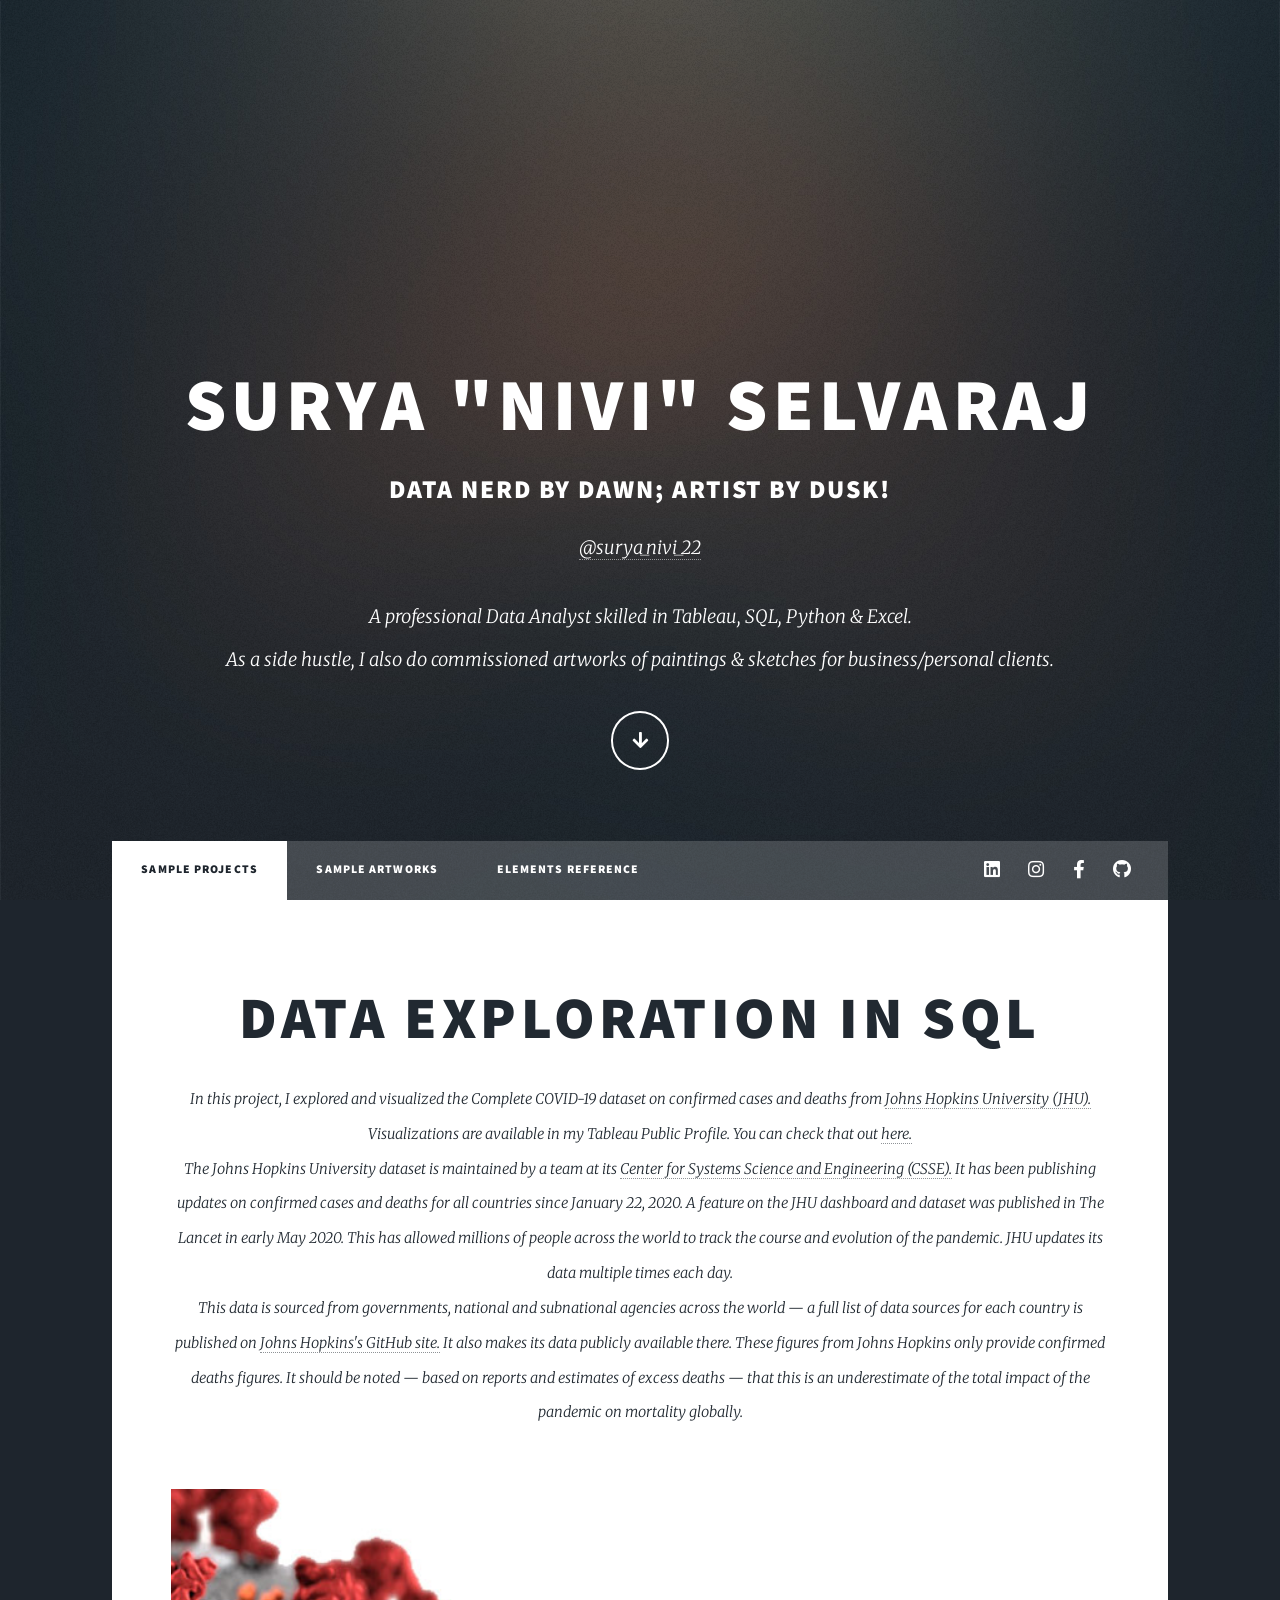
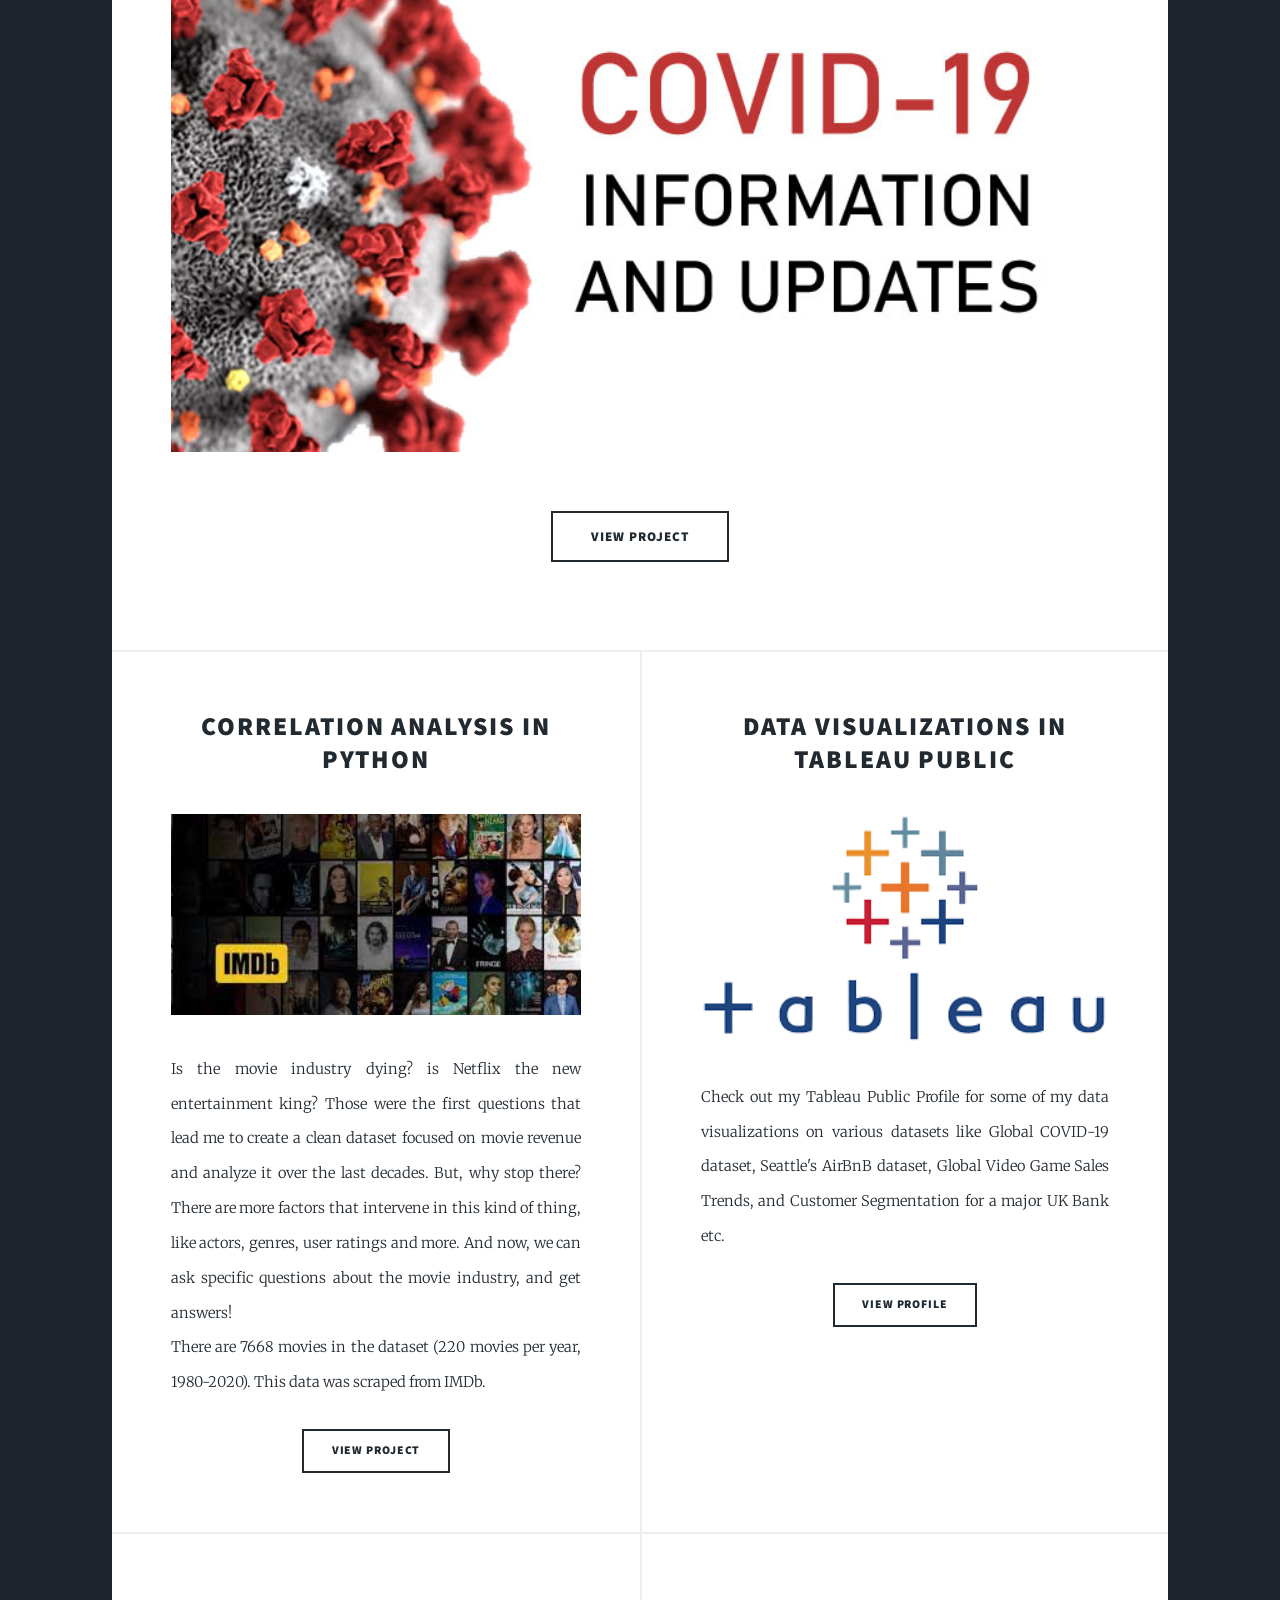
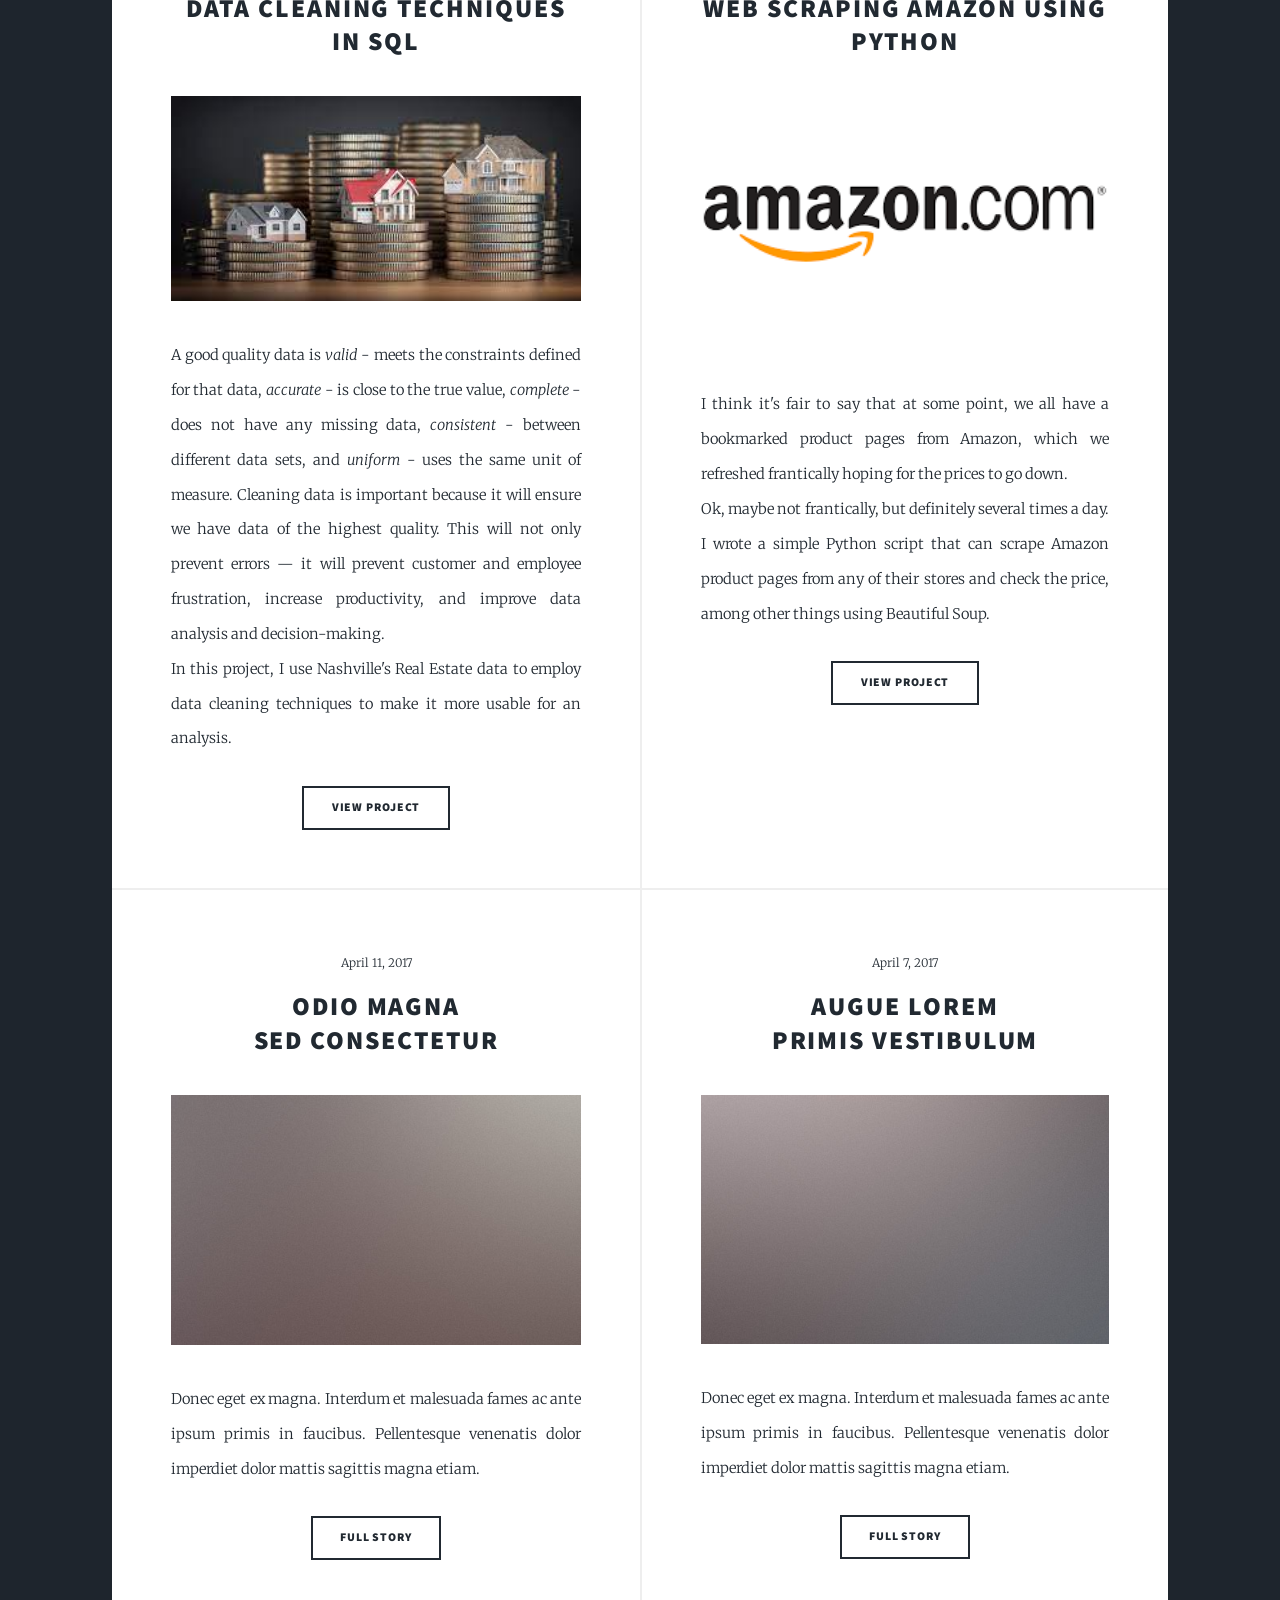
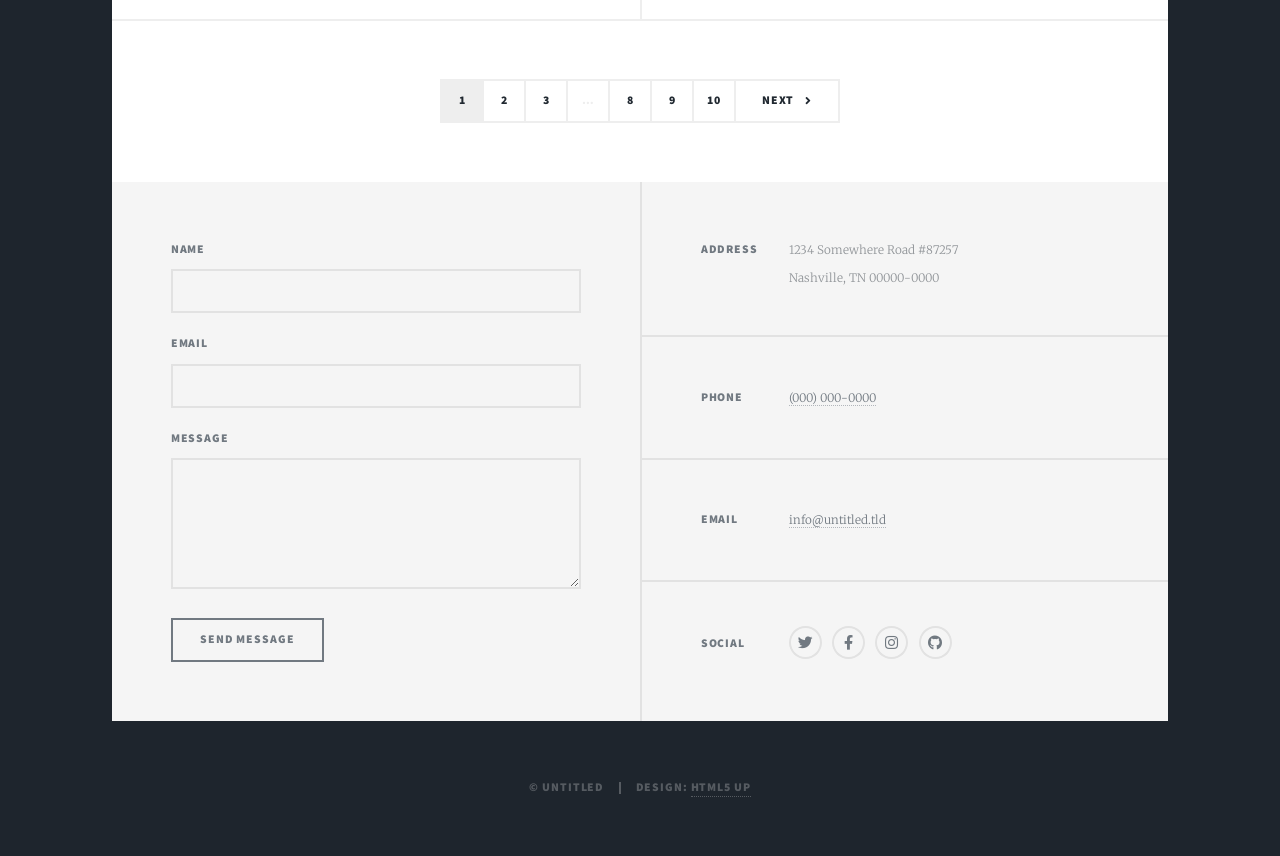
<file: indexold.html>
<!DOCTYPE HTML>
<!--
	Massively by HTML5 UP
	html5up.net | @ajlkn
	Free for personal and commercial use under the CCA 3.0 license (html5up.net/license)
-->
<html>
	<head>
		<title>Nivi's Portfolio</title>
		<meta charset="utf-8" />
		<meta name="viewport" content="width=device-width, initial-scale=1, user-scalable=no" />
		<link rel="stylesheet" href="assets/css/main.css" />
		<noscript><link rel="stylesheet" href="assets/css/noscript.css" /></noscript>
	</head>
	<body class="is-preload">

		<!-- Wrapper -->
			<div id="wrapper" class="fade-in">

				<!-- Intro -->
					<div id="intro">
						<h1>Surya "Nivi" Selvaraj
						</h1>
						<h2>Data Nerd by Dawn; Artist by Dusk!<br></h2>
						<p><a href="https://www.linkedin.com/in/surya-selvaraj/">@surya_nivi_22</a></p>
						<p>A professional Data Analyst skilled in Tableau, SQL, Python & Excel. <br>
							As a side hustle, I also do commissioned artworks of paintings & sketches for business/personal clients.
						</p>
						<ul class="actions">
							<li><a href="#header" class="button icon solid solo fa-arrow-down scrolly">Continue</a></li>
						</ul>
					</div>

				<!-- Header -->
					<header id="header">
						<a href="index.html" class="logo">Portfolio</a>
					</header>

				<!-- Nav -->
					<nav id="nav">
						<ul class="links">
							<li class="active"><a href="index.html">Sample Projects</a></li>
							<li><a href="generic.html">Sample Artworks</a></li>
							<li><a href="elements.html">Elements Reference</a></li>
						</ul>
						<ul class="icons">
							<li><a href="https://www.linkedin.com/in/surya-selvaraj/" class="icon brands fa-linkedin"><span class="label">LinkedIn</span></a></li>
							<li><a href="https://www.instagram.com/surya_nivi_22/" class="icon brands fa-instagram"><span class="label">Instagram</span></a></li>
							<li><a href="https://www.facebook.com/surya.nivi.22/" class="icon brands fa-facebook-f"><span class="label">Facebook</span></a></li>
							<li><a href="https://github.com/suryaselvaraj22" class="icon brands fa-github"><span class="label">GitHub</span></a></li>
						</ul>
					</nav>

				<!-- Main -->
					<div id="main">

						<!-- Featured Post -->
							<article class="post featured">
								<header class="major">
									<h2><a href="#">Data Exploration in SQL
									</a></h2>
									<p align="justify">In this project, I explored and visualized the Complete COVID-19 dataset on confirmed cases and deaths from
										<a href="https://coronavirus.jhu.edu/map.html">Johns Hopkins University (JHU).</a> 
										Visualizations are available in my Tableau Public Profile. You can check that out <a href="#">here.</a><br>
										The Johns Hopkins University dataset is maintained by a team at its 
										<a href="https://systems.jhu.edu/">Center for Systems Science and Engineering (CSSE).</a>
										It has been publishing updates on confirmed cases and deaths for all countries since January 22, 2020. 
										A feature on the JHU dashboard and dataset was published in The Lancet in early May 2020. 
										This has allowed millions of people across the world to track the course and evolution of the pandemic.
										JHU updates its data multiple times each day. <br>
										This data is sourced from governments, national and subnational agencies across the world — 
										a full list of data sources for each country is published on <a href="https://github.com/CSSEGISandData/COVID-19">Johns Hopkins's GitHub site.</a>
										It also makes its data publicly available there. These figures from Johns Hopkins only provide confirmed deaths figures. 
										It should be noted — based on reports and estimates of excess deaths — that this is an underestimate of the total impact of the pandemic on mortality globally. 
									</p>
								</header>
								<a href="#" class="image main"><img src="images/covid19-information-and-updates.jpeg" alt="" /></a>
								<ul class="actions special">
									<li><a href="#" class="button large">View Project</a></li>
								</ul>
							</article>

						<!-- Posts -->
							<section class="posts">
								<article>
									<header>
										<h2><a href="#">Correlation Analysis in Python
										</a></h2>
									</header>
									<a href="#" class="image fit"><img src="images/imdb.jpeg" alt="" /></a>
									<p>Is the movie industry dying? is Netflix the new entertainment king? Those were the first questions that lead me to create a clean dataset
										focused on movie revenue and analyze it over the last decades. But, why stop there? There are more factors that intervene in this
										kind of thing, like actors, genres, user ratings and more. And now, we can ask specific questions about the
										movie industry, and get answers! <br>
										There are 7668 movies in the dataset (220 movies per year, 1980-2020). This data was scraped from IMDb.</p>
									<ul class="actions special">
										<li><a href="#" class="button">View Project</a></li>
									</ul>
								</article>
								<article>
									<header>
										<h2><a href="https://public.tableau.com/app/profile/surya.selvaraj">Data Visualizations in Tableau Public
										</a></h2>
									</header>
									<a href="https://public.tableau.com/app/profile/surya.selvaraj" class="image fit"><img src="images/tableau.png" alt="" /></a>
									<p>Check out my Tableau Public Profile for some of my data visualizations on various datasets like Global COVID-19 dataset, Seattle's AirBnB dataset, Global Video Game Sales Trends, and Customer Segmentation for a major UK Bank etc.</p>
									<ul class="actions special">
										<li><a href="https://public.tableau.com/app/profile/surya.selvaraj" class="button">View Profile</a></li>
									</ul>
								</article>
								<article>
									<header>
										<h2><a href="#">Data Cleaning Techniques in SQL
										</a></h2>
									</header>
									<a href="#" class="image fit"><img src="images/realestate1.jpeg" alt="" /></a>
									<p>A good quality data is <em>valid</em> - meets the constraints defined for that data, <em>accurate</em> - is close to the true value, <em>complete</em>  - does not have any missing data, <em>consistent</em> - between different data sets, and <em>uniform</em> - uses the same unit of measure. 
										Cleaning data is important because it will ensure we have data of the highest quality. This will not only prevent errors — it will prevent customer and employee frustration, increase productivity, and improve data analysis and decision-making. 
										<br>In this project, I use Nashville's Real Estate data to employ data cleaning techniques to make it more usable for an analysis. </p>
									<ul class="actions special">
										<li><a href="#" class="button">View Project</a></li>
									</ul>
								</article>
								<article>
									<header>
										<h2><a href="#">Web Scraping Amazon using Python
										</a></h2>
									</header>
									<a href="#" class="image fit"><img src="images/amazon.png" alt="" /></a>
									<p>I think it's fair to say that at some point, we all have a bookmarked product pages from Amazon, which we refreshed frantically hoping for the prices to go down. 
										<br>Ok, maybe not frantically, but definitely several times a day. I wrote a simple Python script that can scrape Amazon product pages from any of their stores and check the price, among other things using Beautiful Soup. </p>
									<ul class="actions special">
										<li><a href="#" class="button">View Project</a></li>
									</ul>
								</article>
								<article>
									<header>
										<span class="date">April 11, 2017</span>
										<h2><a href="#">Odio magna<br />
										sed consectetur</a></h2>
									</header>
									<a href="#" class="image fit"><img src="images/pic06.jpg" alt="" /></a>
									<p>Donec eget ex magna. Interdum et malesuada fames ac ante ipsum primis in faucibus. Pellentesque venenatis dolor imperdiet dolor mattis sagittis magna etiam.</p>
									<ul class="actions special">
										<li><a href="#" class="button">Full Story</a></li>
									</ul>
								</article>
								<article>
									<header>
										<span class="date">April 7, 2017</span>
										<h2><a href="#">Augue lorem<br />
										primis vestibulum</a></h2>
									</header>
									<a href="#" class="image fit"><img src="images/pic07.jpg" alt="" /></a>
									<p>Donec eget ex magna. Interdum et malesuada fames ac ante ipsum primis in faucibus. Pellentesque venenatis dolor imperdiet dolor mattis sagittis magna etiam.</p>
									<ul class="actions special">
										<li><a href="#" class="button">Full Story</a></li>
									</ul>
								</article>
							</section>

						<!-- Footer -->
							<footer>
								<div class="pagination">
									<!--<a href="#" class="previous">Prev</a>-->
									<a href="#" class="page active">1</a>
									<a href="#" class="page">2</a>
									<a href="#" class="page">3</a>
									<span class="extra">&hellip;</span>
									<a href="#" class="page">8</a>
									<a href="#" class="page">9</a>
									<a href="#" class="page">10</a>
									<a href="#" class="next">Next</a>
								</div>
							</footer>

					</div>

				<!-- Footer -->
					<footer id="footer">
						<section>
							<form method="post" action="#">
								<div class="fields">
									<div class="field">
										<label for="name">Name</label>
										<input type="text" name="name" id="name" />
									</div>
									<div class="field">
										<label for="email">Email</label>
										<input type="text" name="email" id="email" />
									</div>
									<div class="field">
										<label for="message">Message</label>
										<textarea name="message" id="message" rows="3"></textarea>
									</div>
								</div>
								<ul class="actions">
									<li><input type="submit" value="Send Message" /></li>
								</ul>
							</form>
						</section>
						<section class="split contact">
							<section class="alt">
								<h3>Address</h3>
								<p>1234 Somewhere Road #87257<br />
								Nashville, TN 00000-0000</p>
							</section>
							<section>
								<h3>Phone</h3>
								<p><a href="#">(000) 000-0000</a></p>
							</section>
							<section>
								<h3>Email</h3>
								<p><a href="#">info@untitled.tld</a></p>
							</section>
							<section>
								<h3>Social</h3>
								<ul class="icons alt">
									<li><a href="#" class="icon brands alt fa-twitter"><span class="label">Twitter</span></a></li>
									<li><a href="#" class="icon brands alt fa-facebook-f"><span class="label">Facebook</span></a></li>
									<li><a href="#" class="icon brands alt fa-instagram"><span class="label">Instagram</span></a></li>
									<li><a href="#" class="icon brands alt fa-github"><span class="label">GitHub</span></a></li>
								</ul>
							</section>
						</section>
					</footer>

				<!-- Copyright -->
					<div id="copyright">
						<ul><li>&copy; Untitled</li><li>Design: <a href="https://html5up.net">HTML5 UP</a></li></ul>
					</div>

			</div>

		<!-- Scripts -->
			<script src="assets/js/jquery.min.js"></script>
			<script src="assets/js/jquery.scrollex.min.js"></script>
			<script src="assets/js/jquery.scrolly.min.js"></script>
			<script src="assets/js/browser.min.js"></script>
			<script src="assets/js/breakpoints.min.js"></script>
			<script src="assets/js/util.js"></script>
			<script src="assets/js/main.js"></script>

	</body>
</html>
</file>
<file: assets/css/main.css>
@import url(fontawesome-all.min.css);
@import url("https://fonts.googleapis.com/css?family=Merriweather:300,700,300italic,700italic|Source+Sans+Pro:900");

/*
	Massively by HTML5 UP
	html5up.net | @ajlkn
	Free for personal and commercial use under the CCA 3.0 license (html5up.net/license)
*/

html, body, div, span, applet, object,
iframe, h1, h2, h3, h4, h5, h6, p, blockquote,
pre, a, abbr, acronym, address, big, cite,
code, del, dfn, em, img, ins, kbd, q, s, samp,
small, strike, strong, sub, sup, tt, var, b,
u, i, center, dl, dt, dd, ol, ul, li, fieldset,
form, label, legend, table, caption, tbody,
tfoot, thead, tr, th, td, article, aside,
canvas, details, embed, figure, figcaption,
footer, header, hgroup, menu, nav, output, ruby,
section, summary, time, mark, audio, video {
	margin: 0;
	padding: 0;
	border: 0;
	font-size: 100%;
	font: inherit;
	vertical-align: baseline;}

article, aside, details, figcaption, figure,
footer, header, hgroup, menu, nav, section {
	display: block;}

body {
	line-height: 1;
}

ol, ul {
	list-style: none;
}

blockquote, q {
	quotes: none;
}

	blockquote:before, blockquote:after, q:before, q:after {
		content: '';
		content: none;
	}

table {
	border-collapse: collapse;
	border-spacing: 0;
}

body {
	-webkit-text-size-adjust: none;
}

mark {
	background-color: transparent;
	color: inherit;
}

input::-moz-focus-inner {
	border: 0;
	padding: 0;
}

input, select, textarea {
	-moz-appearance: none;
	-webkit-appearance: none;
	-ms-appearance: none;
	appearance: none;
}

/* Basic */

	@-ms-viewport {
		width: device-width;
	}

	body {
		-ms-overflow-style: scrollbar;
	}

	@media screen and (max-width: 480px) {

		html, body {
			min-width: 320px;
		}

	}

	html {
		box-sizing: border-box;
	}

	*, *:before, *:after {
		box-sizing: inherit;
	}

	body {
		background-color: #1e252d;
	}

		body.is-preload *, body.is-preload *:before, body.is-preload *:after {
			-moz-animation: none !important;
			-webkit-animation: none !important;
			-ms-animation: none !important;
			animation: none !important;
			-moz-transition: none !important;
			-webkit-transition: none !important;
			-ms-transition: none !important;
			transition: none !important;
		}

/* Type */

	html {
		font-size: 16pt;
	}

		@media screen and (max-width: 1680px) {

			html {
				font-size: 12pt;
			}

		}

		@media screen and (max-width: 1280px) {

			html {
				font-size: 11pt;
			}

		}

		@media screen and (max-width: 360px) {

			html {
				font-size: 10pt;
			}

		}

	body {
		color: #212931;
	}

	body, input, select, textarea {
		font-family: "Merriweather", Georgia, serif;
		font-weight: 300;
		font-size: 1rem;
		line-height: 2.375;
	}

	a {
		-moz-transition: color 0.2s ease-in-out, background-color 0.2s ease-in-out, border-color 0.2s ease-in-out, box-shadow 0.2s ease-in-out;
		-webkit-transition: color 0.2s ease-in-out, background-color 0.2s ease-in-out, border-color 0.2s ease-in-out, box-shadow 0.2s ease-in-out;
		-ms-transition: color 0.2s ease-in-out, background-color 0.2s ease-in-out, border-color 0.2s ease-in-out, box-shadow 0.2s ease-in-out;
		transition: color 0.2s ease-in-out, background-color 0.2s ease-in-out, border-color 0.2s ease-in-out, box-shadow 0.2s ease-in-out;
		border-bottom: dotted 1px;
		text-decoration: none;
	}

		a:hover {
			border-bottom-color: transparent;
		}

	strong, b {
		font-weight: 600;
	}

	em, i {
		font-style: italic;
	}

	p {
		text-align: justify;
		margin: 0 0 2rem 0;
	}

	h1, h2, h3, h4, h5, h6 {
		font-family: "Source Sans Pro", Helvetica, sans-serif;
		font-weight: 900;
		line-height: 1.5;
		letter-spacing: 0.075em;
		text-transform: uppercase;
		margin: 0 0 1rem 0;
	}

		h1 a, h2 a, h3 a, h4 a, h5 a, h6 a {
			border-bottom: 0;
			color: inherit;
			text-decoration: none;
		}

	h1 {
		font-size: 4rem;
		line-height: 1.1;
		margin: 0 0 2rem 0;
	}

	h2 {
		font-size: 1.75rem;
		line-height: 1.3;
		margin: 0 0 1.5rem 0;
	}

	h3 {
		font-size: 1.25rem;
		margin: 0 0 1.5rem 0;
	}

	h4 {
		font-size: 1rem;
	}

	h5 {
		font-size: 0.9rem;
	}

	h6 {
		font-size: 0.8rem;
	}

	sub {
		font-size: 0.8rem;
		position: relative;
		top: 0.5rem;
	}

	sup {
		font-size: 0.8rem;
		position: relative;
		top: -0.5rem;
	}

	blockquote {
		border-left: solid 4px;
		font-style: italic;
		margin: 0 0 2rem 0;
		padding: 0.5rem 0 0.5rem 2rem;
	}

	code {
		border: solid 2px;
		font-family: "Courier New", monospace;
		font-size: 0.9rem;
		margin: 0 0.25rem;
		padding: 0.25rem 0.65rem;
	}

	pre {
		-webkit-overflow-scrolling: touch;
		font-family: "Courier New", monospace;
		font-size: 0.9rem;
		margin: 0 0 2rem 0;
	}

		pre code {
			display: block;
			line-height: 1.75;
			padding: 1rem 1.5rem;
			overflow-x: auto;
		}

	hr {
		border: 0;
		border-bottom: solid 2px;
		margin: 3rem 0;
	}

		hr.major {
			margin: 5rem 0;
		}

	.align-left {
		text-align: left;
	}

	.align-center {
		text-align: center;
	}

	.align-right {
		text-align: right;
	}

	input, select, textarea {
		color: #212931;
	}

	a {
		color: #212931;
		border-bottom-color: rgba(33, 41, 49, 0.5);
	}

		a:hover {
			border-bottom-color: transparent;
			color: #18bfef !important;
		}

	strong, b {
		color: #212931;
	}

	h1, h2, h3, h4, h5, h6 {
		color: #212931;
	}

	blockquote {
		border-left-color: #eeeeee;
	}

	code {
		background: rgba(220, 220, 220, 0.25);
		border-color: #eeeeee;
	}

	hr {
		border-bottom-color: #eeeeee;
	}

/* Row */

	.row {
		display: flex;
		flex-wrap: wrap;
		box-sizing: border-box;
		align-items: stretch;
	}

		.row > * {
			box-sizing: border-box;
		}

		.row.gtr-uniform > * > :last-child {
			margin-bottom: 0;
		}

		.row.aln-left {
			justify-content: flex-start;
		}

		.row.aln-center {
			justify-content: center;
		}

		.row.aln-right {
			justify-content: flex-end;
		}

		.row.aln-top {
			align-items: flex-start;
		}

		.row.aln-middle {
			align-items: center;
		}

		.row.aln-bottom {
			align-items: flex-end;
		}

		.row > .imp {
			order: -1;
		}

		.row > .col-1 {
			width: 8.33333%;
		}

		.row > .off-1 {
			margin-left: 8.33333%;
		}

		.row > .col-2 {
			width: 16.66667%;
		}

		.row > .off-2 {
			margin-left: 16.66667%;
		}

		.row > .col-3 {
			width: 25%;
		}

		.row > .off-3 {
			margin-left: 25%;
		}

		.row > .col-4 {
			width: 33.33333%;
		}

		.row > .off-4 {
			margin-left: 33.33333%;
		}

		.row > .col-5 {
			width: 41.66667%;
		}

		.row > .off-5 {
			margin-left: 41.66667%;
		}

		.row > .col-6 {
			width: 50%;
		}

		.row > .off-6 {
			margin-left: 50%;
		}

		.row > .col-7 {
			width: 58.33333%;
		}

		.row > .off-7 {
			margin-left: 58.33333%;
		}

		.row > .col-8 {
			width: 66.66667%;
		}

		.row > .off-8 {
			margin-left: 66.66667%;
		}

		.row > .col-9 {
			width: 75%;
		}

		.row > .off-9 {
			margin-left: 75%;
		}

		.row > .col-10 {
			width: 83.33333%;
		}

		.row > .off-10 {
			margin-left: 83.33333%;
		}

		.row > .col-11 {
			width: 91.66667%;
		}

		.row > .off-11 {
			margin-left: 91.66667%;
		}

		.row > .col-12 {
			width: 100%;
		}

		.row > .off-12 {
			margin-left: 100%;
		}

		.row.gtr-0 {
			margin-top: 0;
			margin-left: 0rem;
		}

			.row.gtr-0 > * {
				padding: 0 0 0 0rem;
			}

			.row.gtr-0.gtr-uniform {
				margin-top: 0rem;
			}

				.row.gtr-0.gtr-uniform > * {
					padding-top: 0rem;
				}

		.row.gtr-25 {
			margin-top: 0;
			margin-left: -0.375rem;
		}

			.row.gtr-25 > * {
				padding: 0 0 0 0.375rem;
			}

			.row.gtr-25.gtr-uniform {
				margin-top: -0.375rem;
			}

				.row.gtr-25.gtr-uniform > * {
					padding-top: 0.375rem;
				}

		.row.gtr-50 {
			margin-top: 0;
			margin-left: -0.75rem;
		}

			.row.gtr-50 > * {
				padding: 0 0 0 0.75rem;
			}

			.row.gtr-50.gtr-uniform {
				margin-top: -0.75rem;
			}

				.row.gtr-50.gtr-uniform > * {
					padding-top: 0.75rem;
				}

		.row {
			margin-top: 0;
			margin-left: -1.5rem;
		}

			.row > * {
				padding: 0 0 0 1.5rem;
			}

			.row.gtr-uniform {
				margin-top: -1.5rem;
			}

				.row.gtr-uniform > * {
					padding-top: 1.5rem;
				}

		.row.gtr-150 {
			margin-top: 0;
			margin-left: -2.25rem;
		}

			.row.gtr-150 > * {
				padding: 0 0 0 2.25rem;
			}

			.row.gtr-150.gtr-uniform {
				margin-top: -2.25rem;
			}

				.row.gtr-150.gtr-uniform > * {
					padding-top: 2.25rem;
				}

		.row.gtr-200 {
			margin-top: 0;
			margin-left: -3rem;
		}

			.row.gtr-200 > * {
				padding: 0 0 0 3rem;
			}

			.row.gtr-200.gtr-uniform {
				margin-top: -3rem;
			}

				.row.gtr-200.gtr-uniform > * {
					padding-top: 3rem;
				}

		@media screen and (max-width: 1680px) {

			.row {
				display: flex;
				flex-wrap: wrap;
				box-sizing: border-box;
				align-items: stretch;
			}

				.row > * {
					box-sizing: border-box;
				}

				.row.gtr-uniform > * > :last-child {
					margin-bottom: 0;
				}

				.row.aln-left {
					justify-content: flex-start;
				}

				.row.aln-center {
					justify-content: center;
				}

				.row.aln-right {
					justify-content: flex-end;
				}

				.row.aln-top {
					align-items: flex-start;
				}

				.row.aln-middle {
					align-items: center;
				}

				.row.aln-bottom {
					align-items: flex-end;
				}

				.row > .imp-xlarge {
					order: -1;
				}

				.row > .col-1-xlarge {
					width: 8.33333%;
				}

				.row > .off-1-xlarge {
					margin-left: 8.33333%;
				}

				.row > .col-2-xlarge {
					width: 16.66667%;
				}

				.row > .off-2-xlarge {
					margin-left: 16.66667%;
				}

				.row > .col-3-xlarge {
					width: 25%;
				}

				.row > .off-3-xlarge {
					margin-left: 25%;
				}

				.row > .col-4-xlarge {
					width: 33.33333%;
				}

				.row > .off-4-xlarge {
					margin-left: 33.33333%;
				}

				.row > .col-5-xlarge {
					width: 41.66667%;
				}

				.row > .off-5-xlarge {
					margin-left: 41.66667%;
				}

				.row > .col-6-xlarge {
					width: 50%;
				}

				.row > .off-6-xlarge {
					margin-left: 50%;
				}

				.row > .col-7-xlarge {
					width: 58.33333%;
				}

				.row > .off-7-xlarge {
					margin-left: 58.33333%;
				}

				.row > .col-8-xlarge {
					width: 66.66667%;
				}

				.row > .off-8-xlarge {
					margin-left: 66.66667%;
				}

				.row > .col-9-xlarge {
					width: 75%;
				}

				.row > .off-9-xlarge {
					margin-left: 75%;
				}

				.row > .col-10-xlarge {
					width: 83.33333%;
				}

				.row > .off-10-xlarge {
					margin-left: 83.33333%;
				}

				.row > .col-11-xlarge {
					width: 91.66667%;
				}

				.row > .off-11-xlarge {
					margin-left: 91.66667%;
				}

				.row > .col-12-xlarge {
					width: 100%;
				}

				.row > .off-12-xlarge {
					margin-left: 100%;
				}

				.row.gtr-0 {
					margin-top: 0;
					margin-left: 0rem;
				}

					.row.gtr-0 > * {
						padding: 0 0 0 0rem;
					}

					.row.gtr-0.gtr-uniform {
						margin-top: 0rem;
					}

						.row.gtr-0.gtr-uniform > * {
							padding-top: 0rem;
						}

				.row.gtr-25 {
					margin-top: 0;
					margin-left: -0.375rem;
				}

					.row.gtr-25 > * {
						padding: 0 0 0 0.375rem;
					}

					.row.gtr-25.gtr-uniform {
						margin-top: -0.375rem;
					}

						.row.gtr-25.gtr-uniform > * {
							padding-top: 0.375rem;
						}

				.row.gtr-50 {
					margin-top: 0;
					margin-left: -0.75rem;
				}

					.row.gtr-50 > * {
						padding: 0 0 0 0.75rem;
					}

					.row.gtr-50.gtr-uniform {
						margin-top: -0.75rem;
					}

						.row.gtr-50.gtr-uniform > * {
							padding-top: 0.75rem;
						}

				.row {
					margin-top: 0;
					margin-left: -1.5rem;
				}

					.row > * {
						padding: 0 0 0 1.5rem;
					}

					.row.gtr-uniform {
						margin-top: -1.5rem;
					}

						.row.gtr-uniform > * {
							padding-top: 1.5rem;
						}

				.row.gtr-150 {
					margin-top: 0;
					margin-left: -2.25rem;
				}

					.row.gtr-150 > * {
						padding: 0 0 0 2.25rem;
					}

					.row.gtr-150.gtr-uniform {
						margin-top: -2.25rem;
					}

						.row.gtr-150.gtr-uniform > * {
							padding-top: 2.25rem;
						}

				.row.gtr-200 {
					margin-top: 0;
					margin-left: -3rem;
				}

					.row.gtr-200 > * {
						padding: 0 0 0 3rem;
					}

					.row.gtr-200.gtr-uniform {
						margin-top: -3rem;
					}

						.row.gtr-200.gtr-uniform > * {
							padding-top: 3rem;
						}

		}

		@media screen and (max-width: 1280px) {

			.row {
				display: flex;
				flex-wrap: wrap;
				box-sizing: border-box;
				align-items: stretch;
			}

				.row > * {
					box-sizing: border-box;
				}

				.row.gtr-uniform > * > :last-child {
					margin-bottom: 0;
				}

				.row.aln-left {
					justify-content: flex-start;
				}

				.row.aln-center {
					justify-content: center;
				}

				.row.aln-right {
					justify-content: flex-end;
				}

				.row.aln-top {
					align-items: flex-start;
				}

				.row.aln-middle {
					align-items: center;
				}

				.row.aln-bottom {
					align-items: flex-end;
				}

				.row > .imp-large {
					order: -1;
				}

				.row > .col-1-large {
					width: 8.33333%;
				}

				.row > .off-1-large {
					margin-left: 8.33333%;
				}

				.row > .col-2-large {
					width: 16.66667%;
				}

				.row > .off-2-large {
					margin-left: 16.66667%;
				}

				.row > .col-3-large {
					width: 25%;
				}

				.row > .off-3-large {
					margin-left: 25%;
				}

				.row > .col-4-large {
					width: 33.33333%;
				}

				.row > .off-4-large {
					margin-left: 33.33333%;
				}

				.row > .col-5-large {
					width: 41.66667%;
				}

				.row > .off-5-large {
					margin-left: 41.66667%;
				}

				.row > .col-6-large {
					width: 50%;
				}

				.row > .off-6-large {
					margin-left: 50%;
				}

				.row > .col-7-large {
					width: 58.33333%;
				}

				.row > .off-7-large {
					margin-left: 58.33333%;
				}

				.row > .col-8-large {
					width: 66.66667%;
				}

				.row > .off-8-large {
					margin-left: 66.66667%;
				}

				.row > .col-9-large {
					width: 75%;
				}

				.row > .off-9-large {
					margin-left: 75%;
				}

				.row > .col-10-large {
					width: 83.33333%;
				}

				.row > .off-10-large {
					margin-left: 83.33333%;
				}

				.row > .col-11-large {
					width: 91.66667%;
				}

				.row > .off-11-large {
					margin-left: 91.66667%;
				}

				.row > .col-12-large {
					width: 100%;
				}

				.row > .off-12-large {
					margin-left: 100%;
				}

				.row.gtr-0 {
					margin-top: 0;
					margin-left: 0rem;
				}

					.row.gtr-0 > * {
						padding: 0 0 0 0rem;
					}

					.row.gtr-0.gtr-uniform {
						margin-top: 0rem;
					}

						.row.gtr-0.gtr-uniform > * {
							padding-top: 0rem;
						}

				.row.gtr-25 {
					margin-top: 0;
					margin-left: -0.375rem;
				}

					.row.gtr-25 > * {
						padding: 0 0 0 0.375rem;
					}

					.row.gtr-25.gtr-uniform {
						margin-top: -0.375rem;
					}

						.row.gtr-25.gtr-uniform > * {
							padding-top: 0.375rem;
						}

				.row.gtr-50 {
					margin-top: 0;
					margin-left: -0.75rem;
				}

					.row.gtr-50 > * {
						padding: 0 0 0 0.75rem;
					}

					.row.gtr-50.gtr-uniform {
						margin-top: -0.75rem;
					}

						.row.gtr-50.gtr-uniform > * {
							padding-top: 0.75rem;
						}

				.row {
					margin-top: 0;
					margin-left: -1.5rem;
				}

					.row > * {
						padding: 0 0 0 1.5rem;
					}

					.row.gtr-uniform {
						margin-top: -1.5rem;
					}

						.row.gtr-uniform > * {
							padding-top: 1.5rem;
						}

				.row.gtr-150 {
					margin-top: 0;
					margin-left: -2.25rem;
				}

					.row.gtr-150 > * {
						padding: 0 0 0 2.25rem;
					}

					.row.gtr-150.gtr-uniform {
						margin-top: -2.25rem;
					}

						.row.gtr-150.gtr-uniform > * {
							padding-top: 2.25rem;
						}

				.row.gtr-200 {
					margin-top: 0;
					margin-left: -3rem;
				}

					.row.gtr-200 > * {
						padding: 0 0 0 3rem;
					}

					.row.gtr-200.gtr-uniform {
						margin-top: -3rem;
					}

						.row.gtr-200.gtr-uniform > * {
							padding-top: 3rem;
						}

		}

		@media screen and (max-width: 980px) {

			.row {
				display: flex;
				flex-wrap: wrap;
				box-sizing: border-box;
				align-items: stretch;
			}

				.row > * {
					box-sizing: border-box;
				}

				.row.gtr-uniform > * > :last-child {
					margin-bottom: 0;
				}

				.row.aln-left {
					justify-content: flex-start;
				}

				.row.aln-center {
					justify-content: center;
				}

				.row.aln-right {
					justify-content: flex-end;
				}

				.row.aln-top {
					align-items: flex-start;
				}

				.row.aln-middle {
					align-items: center;
				}

				.row.aln-bottom {
					align-items: flex-end;
				}

				.row > .imp-medium {
					order: -1;
				}

				.row > .col-1-medium {
					width: 8.33333%;
				}

				.row > .off-1-medium {
					margin-left: 8.33333%;
				}

				.row > .col-2-medium {
					width: 16.66667%;
				}

				.row > .off-2-medium {
					margin-left: 16.66667%;
				}

				.row > .col-3-medium {
					width: 25%;
				}

				.row > .off-3-medium {
					margin-left: 25%;
				}

				.row > .col-4-medium {
					width: 33.33333%;
				}

				.row > .off-4-medium {
					margin-left: 33.33333%;
				}

				.row > .col-5-medium {
					width: 41.66667%;
				}

				.row > .off-5-medium {
					margin-left: 41.66667%;
				}

				.row > .col-6-medium {
					width: 50%;
				}

				.row > .off-6-medium {
					margin-left: 50%;
				}

				.row > .col-7-medium {
					width: 58.33333%;
				}

				.row > .off-7-medium {
					margin-left: 58.33333%;
				}

				.row > .col-8-medium {
					width: 66.66667%;
				}

				.row > .off-8-medium {
					margin-left: 66.66667%;
				}

				.row > .col-9-medium {
					width: 75%;
				}

				.row > .off-9-medium {
					margin-left: 75%;
				}

				.row > .col-10-medium {
					width: 83.33333%;
				}

				.row > .off-10-medium {
					margin-left: 83.33333%;
				}

				.row > .col-11-medium {
					width: 91.66667%;
				}

				.row > .off-11-medium {
					margin-left: 91.66667%;
				}

				.row > .col-12-medium {
					width: 100%;
				}

				.row > .off-12-medium {
					margin-left: 100%;
				}

				.row.gtr-0 {
					margin-top: 0;
					margin-left: 0rem;
				}

					.row.gtr-0 > * {
						padding: 0 0 0 0rem;
					}

					.row.gtr-0.gtr-uniform {
						margin-top: 0rem;
					}

						.row.gtr-0.gtr-uniform > * {
							padding-top: 0rem;
						}

				.row.gtr-25 {
					margin-top: 0;
					margin-left: -0.375rem;
				}

					.row.gtr-25 > * {
						padding: 0 0 0 0.375rem;
					}

					.row.gtr-25.gtr-uniform {
						margin-top: -0.375rem;
					}

						.row.gtr-25.gtr-uniform > * {
							padding-top: 0.375rem;
						}

				.row.gtr-50 {
					margin-top: 0;
					margin-left: -0.75rem;
				}

					.row.gtr-50 > * {
						padding: 0 0 0 0.75rem;
					}

					.row.gtr-50.gtr-uniform {
						margin-top: -0.75rem;
					}

						.row.gtr-50.gtr-uniform > * {
							padding-top: 0.75rem;
						}

				.row {
					margin-top: 0;
					margin-left: -1.5rem;
				}

					.row > * {
						padding: 0 0 0 1.5rem;
					}

					.row.gtr-uniform {
						margin-top: -1.5rem;
					}

						.row.gtr-uniform > * {
							padding-top: 1.5rem;
						}

				.row.gtr-150 {
					margin-top: 0;
					margin-left: -2.25rem;
				}

					.row.gtr-150 > * {
						padding: 0 0 0 2.25rem;
					}

					.row.gtr-150.gtr-uniform {
						margin-top: -2.25rem;
					}

						.row.gtr-150.gtr-uniform > * {
							padding-top: 2.25rem;
						}

				.row.gtr-200 {
					margin-top: 0;
					margin-left: -3rem;
				}

					.row.gtr-200 > * {
						padding: 0 0 0 3rem;
					}

					.row.gtr-200.gtr-uniform {
						margin-top: -3rem;
					}

						.row.gtr-200.gtr-uniform > * {
							padding-top: 3rem;
						}

		}

		@media screen and (max-width: 736px) {

			.row {
				display: flex;
				flex-wrap: wrap;
				box-sizing: border-box;
				align-items: stretch;
			}

				.row > * {
					box-sizing: border-box;
				}

				.row.gtr-uniform > * > :last-child {
					margin-bottom: 0;
				}

				.row.aln-left {
					justify-content: flex-start;
				}

				.row.aln-center {
					justify-content: center;
				}

				.row.aln-right {
					justify-content: flex-end;
				}

				.row.aln-top {
					align-items: flex-start;
				}

				.row.aln-middle {
					align-items: center;
				}

				.row.aln-bottom {
					align-items: flex-end;
				}

				.row > .imp-small {
					order: -1;
				}

				.row > .col-1-small {
					width: 8.33333%;
				}

				.row > .off-1-small {
					margin-left: 8.33333%;
				}

				.row > .col-2-small {
					width: 16.66667%;
				}

				.row > .off-2-small {
					margin-left: 16.66667%;
				}

				.row > .col-3-small {
					width: 25%;
				}

				.row > .off-3-small {
					margin-left: 25%;
				}

				.row > .col-4-small {
					width: 33.33333%;
				}

				.row > .off-4-small {
					margin-left: 33.33333%;
				}

				.row > .col-5-small {
					width: 41.66667%;
				}

				.row > .off-5-small {
					margin-left: 41.66667%;
				}

				.row > .col-6-small {
					width: 50%;
				}

				.row > .off-6-small {
					margin-left: 50%;
				}

				.row > .col-7-small {
					width: 58.33333%;
				}

				.row > .off-7-small {
					margin-left: 58.33333%;
				}

				.row > .col-8-small {
					width: 66.66667%;
				}

				.row > .off-8-small {
					margin-left: 66.66667%;
				}

				.row > .col-9-small {
					width: 75%;
				}

				.row > .off-9-small {
					margin-left: 75%;
				}

				.row > .col-10-small {
					width: 83.33333%;
				}

				.row > .off-10-small {
					margin-left: 83.33333%;
				}

				.row > .col-11-small {
					width: 91.66667%;
				}

				.row > .off-11-small {
					margin-left: 91.66667%;
				}

				.row > .col-12-small {
					width: 100%;
				}

				.row > .off-12-small {
					margin-left: 100%;
				}

				.row.gtr-0 {
					margin-top: 0;
					margin-left: 0rem;
				}

					.row.gtr-0 > * {
						padding: 0 0 0 0rem;
					}

					.row.gtr-0.gtr-uniform {
						margin-top: 0rem;
					}

						.row.gtr-0.gtr-uniform > * {
							padding-top: 0rem;
						}

				.row.gtr-25 {
					margin-top: 0;
					margin-left: -0.375rem;
				}

					.row.gtr-25 > * {
						padding: 0 0 0 0.375rem;
					}

					.row.gtr-25.gtr-uniform {
						margin-top: -0.375rem;
					}

						.row.gtr-25.gtr-uniform > * {
							padding-top: 0.375rem;
						}

				.row.gtr-50 {
					margin-top: 0;
					margin-left: -0.75rem;
				}

					.row.gtr-50 > * {
						padding: 0 0 0 0.75rem;
					}

					.row.gtr-50.gtr-uniform {
						margin-top: -0.75rem;
					}

						.row.gtr-50.gtr-uniform > * {
							padding-top: 0.75rem;
						}

				.row {
					margin-top: 0;
					margin-left: -1.5rem;
				}

					.row > * {
						padding: 0 0 0 1.5rem;
					}

					.row.gtr-uniform {
						margin-top: -1.5rem;
					}

						.row.gtr-uniform > * {
							padding-top: 1.5rem;
						}

				.row.gtr-150 {
					margin-top: 0;
					margin-left: -2.25rem;
				}

					.row.gtr-150 > * {
						padding: 0 0 0 2.25rem;
					}

					.row.gtr-150.gtr-uniform {
						margin-top: -2.25rem;
					}

						.row.gtr-150.gtr-uniform > * {
							padding-top: 2.25rem;
						}

				.row.gtr-200 {
					margin-top: 0;
					margin-left: -3rem;
				}

					.row.gtr-200 > * {
						padding: 0 0 0 3rem;
					}

					.row.gtr-200.gtr-uniform {
						margin-top: -3rem;
					}

						.row.gtr-200.gtr-uniform > * {
							padding-top: 3rem;
						}

		}

		@media screen and (max-width: 480px) {

			.row {
				display: flex;
				flex-wrap: wrap;
				box-sizing: border-box;
				align-items: stretch;
			}

				.row > * {
					box-sizing: border-box;
				}

				.row.gtr-uniform > * > :last-child {
					margin-bottom: 0;
				}

				.row.aln-left {
					justify-content: flex-start;
				}

				.row.aln-center {
					justify-content: center;
				}

				.row.aln-right {
					justify-content: flex-end;
				}

				.row.aln-top {
					align-items: flex-start;
				}

				.row.aln-middle {
					align-items: center;
				}

				.row.aln-bottom {
					align-items: flex-end;
				}

				.row > .imp-xsmall {
					order: -1;
				}

				.row > .col-1-xsmall {
					width: 8.33333%;
				}

				.row > .off-1-xsmall {
					margin-left: 8.33333%;
				}

				.row > .col-2-xsmall {
					width: 16.66667%;
				}

				.row > .off-2-xsmall {
					margin-left: 16.66667%;
				}

				.row > .col-3-xsmall {
					width: 25%;
				}

				.row > .off-3-xsmall {
					margin-left: 25%;
				}

				.row > .col-4-xsmall {
					width: 33.33333%;
				}

				.row > .off-4-xsmall {
					margin-left: 33.33333%;
				}

				.row > .col-5-xsmall {
					width: 41.66667%;
				}

				.row > .off-5-xsmall {
					margin-left: 41.66667%;
				}

				.row > .col-6-xsmall {
					width: 50%;
				}

				.row > .off-6-xsmall {
					margin-left: 50%;
				}

				.row > .col-7-xsmall {
					width: 58.33333%;
				}

				.row > .off-7-xsmall {
					margin-left: 58.33333%;
				}

				.row > .col-8-xsmall {
					width: 66.66667%;
				}

				.row > .off-8-xsmall {
					margin-left: 66.66667%;
				}

				.row > .col-9-xsmall {
					width: 75%;
				}

				.row > .off-9-xsmall {
					margin-left: 75%;
				}

				.row > .col-10-xsmall {
					width: 83.33333%;
				}

				.row > .off-10-xsmall {
					margin-left: 83.33333%;
				}

				.row > .col-11-xsmall {
					width: 91.66667%;
				}

				.row > .off-11-xsmall {
					margin-left: 91.66667%;
				}

				.row > .col-12-xsmall {
					width: 100%;
				}

				.row > .off-12-xsmall {
					margin-left: 100%;
				}

				.row.gtr-0 {
					margin-top: 0;
					margin-left: 0rem;
				}

					.row.gtr-0 > * {
						padding: 0 0 0 0rem;
					}

					.row.gtr-0.gtr-uniform {
						margin-top: 0rem;
					}

						.row.gtr-0.gtr-uniform > * {
							padding-top: 0rem;
						}

				.row.gtr-25 {
					margin-top: 0;
					margin-left: -0.375rem;
				}

					.row.gtr-25 > * {
						padding: 0 0 0 0.375rem;
					}

					.row.gtr-25.gtr-uniform {
						margin-top: -0.375rem;
					}

						.row.gtr-25.gtr-uniform > * {
							padding-top: 0.375rem;
						}

				.row.gtr-50 {
					margin-top: 0;
					margin-left: -0.75rem;
				}

					.row.gtr-50 > * {
						padding: 0 0 0 0.75rem;
					}

					.row.gtr-50.gtr-uniform {
						margin-top: -0.75rem;
					}

						.row.gtr-50.gtr-uniform > * {
							padding-top: 0.75rem;
						}

				.row {
					margin-top: 0;
					margin-left: -1.5rem;
				}

					.row > * {
						padding: 0 0 0 1.5rem;
					}

					.row.gtr-uniform {
						margin-top: -1.5rem;
					}

						.row.gtr-uniform > * {
							padding-top: 1.5rem;
						}

				.row.gtr-150 {
					margin-top: 0;
					margin-left: -2.25rem;
				}

					.row.gtr-150 > * {
						padding: 0 0 0 2.25rem;
					}

					.row.gtr-150.gtr-uniform {
						margin-top: -2.25rem;
					}

						.row.gtr-150.gtr-uniform > * {
							padding-top: 2.25rem;
						}

				.row.gtr-200 {
					margin-top: 0;
					margin-left: -3rem;
				}

					.row.gtr-200 > * {
						padding: 0 0 0 3rem;
					}

					.row.gtr-200.gtr-uniform {
						margin-top: -3rem;
					}

						.row.gtr-200.gtr-uniform > * {
							padding-top: 3rem;
						}

		}

		@media screen and (max-width: 360px) {

			.row {
				display: flex;
				flex-wrap: wrap;
				box-sizing: border-box;
				align-items: stretch;
			}

				.row > * {
					box-sizing: border-box;
				}

				.row.gtr-uniform > * > :last-child {
					margin-bottom: 0;
				}

				.row.aln-left {
					justify-content: flex-start;
				}

				.row.aln-center {
					justify-content: center;
				}

				.row.aln-right {
					justify-content: flex-end;
				}

				.row.aln-top {
					align-items: flex-start;
				}

				.row.aln-middle {
					align-items: center;
				}

				.row.aln-bottom {
					align-items: flex-end;
				}

				.row > .imp-xxsmall {
					order: -1;
				}

				.row > .col-1-xxsmall {
					width: 8.33333%;
				}

				.row > .off-1-xxsmall {
					margin-left: 8.33333%;
				}

				.row > .col-2-xxsmall {
					width: 16.66667%;
				}

				.row > .off-2-xxsmall {
					margin-left: 16.66667%;
				}

				.row > .col-3-xxsmall {
					width: 25%;
				}

				.row > .off-3-xxsmall {
					margin-left: 25%;
				}

				.row > .col-4-xxsmall {
					width: 33.33333%;
				}

				.row > .off-4-xxsmall {
					margin-left: 33.33333%;
				}

				.row > .col-5-xxsmall {
					width: 41.66667%;
				}

				.row > .off-5-xxsmall {
					margin-left: 41.66667%;
				}

				.row > .col-6-xxsmall {
					width: 50%;
				}

				.row > .off-6-xxsmall {
					margin-left: 50%;
				}

				.row > .col-7-xxsmall {
					width: 58.33333%;
				}

				.row > .off-7-xxsmall {
					margin-left: 58.33333%;
				}

				.row > .col-8-xxsmall {
					width: 66.66667%;
				}

				.row > .off-8-xxsmall {
					margin-left: 66.66667%;
				}

				.row > .col-9-xxsmall {
					width: 75%;
				}

				.row > .off-9-xxsmall {
					margin-left: 75%;
				}

				.row > .col-10-xxsmall {
					width: 83.33333%;
				}

				.row > .off-10-xxsmall {
					margin-left: 83.33333%;
				}

				.row > .col-11-xxsmall {
					width: 91.66667%;
				}

				.row > .off-11-xxsmall {
					margin-left: 91.66667%;
				}

				.row > .col-12-xxsmall {
					width: 100%;
				}

				.row > .off-12-xxsmall {
					margin-left: 100%;
				}

				.row.gtr-0 {
					margin-top: 0;
					margin-left: 0rem;
				}

					.row.gtr-0 > * {
						padding: 0 0 0 0rem;
					}

					.row.gtr-0.gtr-uniform {
						margin-top: 0rem;
					}

						.row.gtr-0.gtr-uniform > * {
							padding-top: 0rem;
						}

				.row.gtr-25 {
					margin-top: 0;
					margin-left: -0.375rem;
				}

					.row.gtr-25 > * {
						padding: 0 0 0 0.375rem;
					}

					.row.gtr-25.gtr-uniform {
						margin-top: -0.375rem;
					}

						.row.gtr-25.gtr-uniform > * {
							padding-top: 0.375rem;
						}

				.row.gtr-50 {
					margin-top: 0;
					margin-left: -0.75rem;
				}

					.row.gtr-50 > * {
						padding: 0 0 0 0.75rem;
					}

					.row.gtr-50.gtr-uniform {
						margin-top: -0.75rem;
					}

						.row.gtr-50.gtr-uniform > * {
							padding-top: 0.75rem;
						}

				.row {
					margin-top: 0;
					margin-left: -1.5rem;
				}

					.row > * {
						padding: 0 0 0 1.5rem;
					}

					.row.gtr-uniform {
						margin-top: -1.5rem;
					}

						.row.gtr-uniform > * {
							padding-top: 1.5rem;
						}

				.row.gtr-150 {
					margin-top: 0;
					margin-left: -2.25rem;
				}

					.row.gtr-150 > * {
						padding: 0 0 0 2.25rem;
					}

					.row.gtr-150.gtr-uniform {
						margin-top: -2.25rem;
					}

						.row.gtr-150.gtr-uniform > * {
							padding-top: 2.25rem;
						}

				.row.gtr-200 {
					margin-top: 0;
					margin-left: -3rem;
				}

					.row.gtr-200 > * {
						padding: 0 0 0 3rem;
					}

					.row.gtr-200.gtr-uniform {
						margin-top: -3rem;
					}

						.row.gtr-200.gtr-uniform > * {
							padding-top: 3rem;
						}

		}

/* Box */

	.box {
		border: solid 2px;
		margin-bottom: 2rem;
		padding: 1.5rem;
	}

		.box > :last-child,
		.box > :last-child > :last-child,
		.box > :last-child > :last-child > :last-child {
			margin-bottom: 0;
		}

		.box.alt {
			border: 0;
			border-radius: 0;
			padding: 0;
		}

	.box {
		border-color: #eeeeee;
	}

/* Button */

	input[type="submit"],
	input[type="reset"],
	input[type="button"],
	button,
	.button {
		-moz-appearance: none;
		-webkit-appearance: none;
		-ms-appearance: none;
		appearance: none;
		-moz-transition: background-color 0.2s ease-in-out, box-shadow 0.2s ease-in-out, color 0.2s ease-in-out;
		-webkit-transition: background-color 0.2s ease-in-out, box-shadow 0.2s ease-in-out, color 0.2s ease-in-out;
		-ms-transition: background-color 0.2s ease-in-out, box-shadow 0.2s ease-in-out, color 0.2s ease-in-out;
		transition: background-color 0.2s ease-in-out, box-shadow 0.2s ease-in-out, color 0.2s ease-in-out;
		border: 0;
		border-radius: 0;
		cursor: pointer;
		display: inline-block;
		font-family: "Source Sans Pro", Helvetica, sans-serif;
		font-size: 0.8rem;
		font-weight: 900;
		letter-spacing: 0.075em;
		height: 3rem;
		line-height: 3rem;
		padding: 0 2rem;
		text-align: center;
		text-decoration: none;
		text-transform: uppercase;
		white-space: nowrap;
	}

		input[type="submit"].icon:before,
		input[type="reset"].icon:before,
		input[type="button"].icon:before,
		button.icon:before,
		.button.icon:before {
			margin-right: 0.5rem;
		}

		input[type="submit"].icon.solo,
		input[type="reset"].icon.solo,
		input[type="button"].icon.solo,
		button.icon.solo,
		.button.icon.solo {
			position: relative;
			width: 4rem;
			height: 4rem;
			line-height: 4rem;
			border-radius: 4rem;
			text-indent: 4rem;
			overflow: hidden;
			padding: 0;
			white-space: nowrap;
		}

			input[type="submit"].icon.solo:before,
			input[type="reset"].icon.solo:before,
			input[type="button"].icon.solo:before,
			button.icon.solo:before,
			.button.icon.solo:before {
				position: absolute;
				display: block;
				top: 0;
				left: 0;
				width: inherit;
				height: inherit;
				line-height: inherit;
				font-size: 1.25rem;
				margin-right: 0;
				text-align: center;
				text-indent: 0;
			}

		input[type="submit"].fit,
		input[type="reset"].fit,
		input[type="button"].fit,
		button.fit,
		.button.fit {
			width: 100%;
		}

		input[type="submit"].small,
		input[type="reset"].small,
		input[type="button"].small,
		button.small,
		.button.small {
			font-size: 0.7rem;
			height: 2.5rem;
			line-height: 2.5rem;
			padding: 0 1.5rem;
		}

		input[type="submit"].large,
		input[type="reset"].large,
		input[type="button"].large,
		button.large,
		.button.large {
			font-size: 0.9rem;
			height: 3.5rem;
			line-height: 3.5rem;
			padding: 0 2.75rem;
		}

		@media screen and (max-width: 980px) {

			input[type="submit"],
			input[type="reset"],
			input[type="button"],
			button,
			.button {
				font-size: 0.9rem;
				height: 3.25rem;
				line-height: 3.25rem;
			}

				input[type="submit"].large,
				input[type="reset"].large,
				input[type="button"].large,
				button.large,
				.button.large {
					font-size: 1rem;
					height: 3.75rem;
					line-height: 3.75rem;
				}

		}

		input[type="submit"].disabled, input[type="submit"]:disabled,
		input[type="reset"].disabled,
		input[type="reset"]:disabled,
		input[type="button"].disabled,
		input[type="button"]:disabled,
		button.disabled,
		button:disabled,
		.button.disabled,
		.button:disabled {
			pointer-events: none;
			opacity: 0.25;
		}

	input[type="submit"],
	input[type="reset"],
	input[type="button"],
	button,
	.button {
		background-color: transparent;
		box-shadow: inset 0 0 0 2px #212931;
		color: #212931 !important;
	}

		input[type="submit"]:hover,
		input[type="reset"]:hover,
		input[type="button"]:hover,
		button:hover,
		.button:hover {
			box-shadow: inset 0 0 0 2px #18bfef;
			color: #18bfef !important;
		}

		input[type="submit"].primary,
		input[type="reset"].primary,
		input[type="button"].primary,
		button.primary,
		.button.primary {
			background-color: #212931;
			box-shadow: none;
			color: #ffffff !important;
		}

			input[type="submit"].primary:hover,
			input[type="reset"].primary:hover,
			input[type="button"].primary:hover,
			button.primary:hover,
			.button.primary:hover {
				background-color: #18bfef;
			}

/* Form */

	form {
		margin: 0 0 2rem 0;
	}

		form > :last-child {
			margin-bottom: 0;
		}

		form > .fields {
			display: -moz-flex;
			display: -webkit-flex;
			display: -ms-flex;
			display: flex;
			-moz-flex-wrap: wrap;
			-webkit-flex-wrap: wrap;
			-ms-flex-wrap: wrap;
			flex-wrap: wrap;
			width: calc(100% + 3rem);
			margin: -1.5rem 0 2rem -1.5rem;
		}

			form > .fields > .field {
				-moz-flex-grow: 0;
				-webkit-flex-grow: 0;
				-ms-flex-grow: 0;
				flex-grow: 0;
				-moz-flex-shrink: 0;
				-webkit-flex-shrink: 0;
				-ms-flex-shrink: 0;
				flex-shrink: 0;
				padding: 1.5rem 0 0 1.5rem;
				width: calc(100% - 1.5rem);
			}

				form > .fields > .field.half {
					width: calc(50% - 0.75rem);
				}

				form > .fields > .field.third {
					width: calc(100%/3 - 0.5rem);
				}

				form > .fields > .field.quarter {
					width: calc(25% - 0.375rem);
				}

		@media screen and (max-width: 480px) {

			form > .fields {
				width: calc(100% + 3rem);
				margin: -1.5rem 0 2rem -1.5rem;
			}

				form > .fields > .field {
					padding: 1.5rem 0 0 1.5rem;
					width: calc(100% - 1.5rem);
				}

					form > .fields > .field.half {
						width: calc(100% - 1.5rem);
					}

					form > .fields > .field.third {
						width: calc(100% - 1.5rem);
					}

					form > .fields > .field.quarter {
						width: calc(100% - 1.5rem);
					}

		}

	label {
		display: block;
		font-family: "Source Sans Pro", Helvetica, sans-serif;
		font-weight: 900;
		line-height: 1.5;
		letter-spacing: 0.075em;
		font-size: 0.8rem;
		text-transform: uppercase;
		margin: 0 0 0.75rem 0;
	}

		@media screen and (max-width: 980px) {

			label {
				font-size: 0.9rem;
			}

		}

	input[type="text"],
	input[type="password"],
	input[type="email"],
	select,
	textarea {
		-moz-appearance: none;
		-webkit-appearance: none;
		-ms-appearance: none;
		appearance: none;
		background: transparent;
		border-radius: 0;
		border: solid 2px;
		color: inherit;
		display: block;
		outline: 0;
		padding: 0 1rem;
		text-decoration: none;
		width: 100%;
	}

		input[type="text"]:invalid,
		input[type="password"]:invalid,
		input[type="email"]:invalid,
		select:invalid,
		textarea:invalid {
			box-shadow: none;
		}

	select {
		background-size: 1.25rem;
		background-repeat: no-repeat;
		background-position: calc(100% - 1rem) center;
		height: 3rem;
		padding-right: 3rem;
		text-overflow: ellipsis;
	}

		select:focus::-ms-value {
			background-color: transparent;
		}

		select::-ms-expand {
			display: none;
		}

	input[type="text"],
	input[type="password"],
	input[type="email"],
	select {
		height: 3rem;
	}

	textarea {
		padding: 0.75rem 1rem;
	}

	input[type="checkbox"],
	input[type="radio"] {
		-moz-appearance: none;
		-webkit-appearance: none;
		-ms-appearance: none;
		appearance: none;
		display: block;
		float: left;
		margin-right: -2rem;
		opacity: 0;
		width: 1rem;
		z-index: -1;
	}

		input[type="checkbox"] + label,
		input[type="radio"] + label {
			text-decoration: none;
			cursor: pointer;
			display: inline-block;
			font-size: 1rem;
			letter-spacing: 0;
			font-family: "Merriweather", Georgia, serif;
			text-transform: none;
			font-weight: 300;
			padding-left: 2.8rem;
			padding-right: 1rem;
			position: relative;
		}

			input[type="checkbox"] + label:before,
			input[type="radio"] + label:before {
				-moz-osx-font-smoothing: grayscale;
				-webkit-font-smoothing: antialiased;
				display: inline-block;
				font-style: normal;
				font-variant: normal;
				text-rendering: auto;
				line-height: 1;
				text-transform: none !important;
				font-family: 'Font Awesome 5 Free';
				font-weight: 900;
			}

			input[type="checkbox"] + label:before,
			input[type="radio"] + label:before {
				border-radius: 0;
				border: solid 2px;
				content: '';
				display: inline-block;
				font-size: 0.8rem;
				height: 1.8rem;
				left: 0;
				line-height: 1.65rem;
				position: absolute;
				text-align: center;
				top: -0.125rem;
				width: 1.8rem;
			}

		input[type="checkbox"]:checked + label:before,
		input[type="radio"]:checked + label:before {
			content: '\f00c';
		}

	input[type="checkbox"] + label:before {
		border-radius: 0;
	}

	input[type="radio"] + label:before {
		border-radius: 100%;
	}

	::-webkit-input-placeholder {
		opacity: 1.0;
	}

	:-moz-placeholder {
		opacity: 1.0;
	}

	::-moz-placeholder {
		opacity: 1.0;
	}

	:-ms-input-placeholder {
		opacity: 1.0;
	}

	label {
		color: #212931;
	}

	input[type="text"],
	input[type="password"],
	input[type="email"],
	select,
	textarea {
		border-color: #eeeeee;
	}

		input[type="text"]:focus,
		input[type="password"]:focus,
		input[type="email"]:focus,
		select:focus,
		textarea:focus {
			border-color: #18bfef;
		}

	select {
		background-image: url("data:image/svg+xml;charset=utf8,%3Csvg xmlns='http://www.w3.org/2000/svg' width='40' height='40' preserveAspectRatio='none' viewBox='0 0 40 40'%3E%3Cpath d='M9.4,12.3l10.4,10.4l10.4-10.4c0.2-0.2,0.5-0.4,0.9-0.4c0.3,0,0.6,0.1,0.9,0.4l3.3,3.3c0.2,0.2,0.4,0.5,0.4,0.9 c0,0.4-0.1,0.6-0.4,0.9L20.7,31.9c-0.2,0.2-0.5,0.4-0.9,0.4c-0.3,0-0.6-0.1-0.9-0.4L4.3,17.3c-0.2-0.2-0.4-0.5-0.4-0.9 c0-0.4,0.1-0.6,0.4-0.9l3.3-3.3c0.2-0.2,0.5-0.4,0.9-0.4S9.1,12.1,9.4,12.3z' fill='%23eeeeee' /%3E%3C/svg%3E");
	}

		select option {
			background-color: #ffffff;
			color: #212931;
		}

	.select-wrapper:before {
		color: #eeeeee;
	}

	input[type="checkbox"] + label,
	input[type="radio"] + label {
		color: #212931;
	}

		input[type="checkbox"] + label:before,
		input[type="radio"] + label:before {
			border-color: #eeeeee;
		}

	input[type="checkbox"]:checked + label:before,
	input[type="radio"]:checked + label:before {
		background-color: #212931;
		border-color: #212931;
		color: #ffffff;
	}

	input[type="checkbox"]:focus + label:before,
	input[type="radio"]:focus + label:before {
		border-color: #18bfef;
	}

	::-webkit-input-placeholder {
		color: #909498 !important;
	}

	:-moz-placeholder {
		color: #909498 !important;
	}

	::-moz-placeholder {
		color: #909498 !important;
	}

	:-ms-input-placeholder {
		color: #909498 !important;
	}

	.formerize-placeholder {
		color: #909498 !important;
	}

/* Icon */

	.icon {
		text-decoration: none;
		border-bottom: none;
		position: relative;
	}

		.icon:before {
			-moz-osx-font-smoothing: grayscale;
			-webkit-font-smoothing: antialiased;
			display: inline-block;
			font-style: normal;
			font-variant: normal;
			text-rendering: auto;
			line-height: 1;
			text-transform: none !important;
			font-family: 'Font Awesome 5 Free';
			font-weight: 400;
		}

		.icon > .label {
			display: none;
		}

		.icon:before {
			line-height: inherit;
		}

		.icon.solid:before {
			font-weight: 900;
		}

		.icon.brands:before {
			font-family: 'Font Awesome 5 Brands';
		}

/* Image */

	.image {
		border: 0;
		display: inline-block;
		position: relative;
	}

		.image img {
			display: block;
		}

		.image.left, .image.right {
			max-width: 40%;
		}

			.image.left img, .image.right img {
				width: 100%;
			}

		.image.left {
			float: left;
			margin: 0 2rem 2rem 0;
			top: 0.75rem;
		}

		.image.right {
			float: right;
			margin: 0 0 2rem 2rem;
			top: 0.75rem;
		}

		.image.fit {
			display: block;
			margin: 2.5rem 0;
			width: 100%;
		}

			.image.fit:first-child {
				margin-top: 0;
			}

			.image.fit img {
				width: 100%;
			}

		.image.main {
			display: block;
			margin: 4rem 0;
			width: 100%;
		}

			.image.main:first-child {
				margin-top: 0;
			}

			.image.main img {
				width: 100%;
			}

		@media screen and (max-width: 736px) {

			.image.fit {
				margin: 2rem 0;
			}

			.image.main {
				margin: 2rem 0;
			}

		}

	a.image {
		overflow: hidden;
	}

		a.image img {
			-moz-transition: -moz-transform 0.2s ease-out;
			-webkit-transition: -webkit-transform 0.2s ease-out;
			-ms-transition: -ms-transform 0.2s ease-out;
			transition: transform 0.2s ease-out;
		}

		a.image:hover img {
			-moz-transform: scale(1.05);
			-webkit-transform: scale(1.05);
			-ms-transform: scale(1.05);
			transform: scale(1.05);
		}

/* Actions */

	ul.actions {
		display: -moz-flex;
		display: -webkit-flex;
		display: -ms-flex;
		display: flex;
		cursor: default;
		list-style: none;
		margin-left: -1rem;
		padding-left: 0;
	}

		ul.actions li {
			padding: 0 0 0 1rem;
			vertical-align: middle;
		}

		ul.actions.special {
			-moz-justify-content: center;
			-webkit-justify-content: center;
			-ms-justify-content: center;
			justify-content: center;
			width: 100%;
			margin-left: 0;
		}

			ul.actions.special li:first-child {
				padding-left: 0;
			}

		ul.actions.stacked {
			-moz-flex-direction: column;
			-webkit-flex-direction: column;
			-ms-flex-direction: column;
			flex-direction: column;
			margin-left: 0;
		}

			ul.actions.stacked li {
				padding: 1.3rem 0 0 0;
			}

				ul.actions.stacked li:first-child {
					padding-top: 0;
				}

		ul.actions.fit {
			width: calc(100% + 1rem);
		}

			ul.actions.fit li {
				-moz-flex-grow: 1;
				-webkit-flex-grow: 1;
				-ms-flex-grow: 1;
				flex-grow: 1;
				-moz-flex-shrink: 1;
				-webkit-flex-shrink: 1;
				-ms-flex-shrink: 1;
				flex-shrink: 1;
				width: 100%;
			}

				ul.actions.fit li > * {
					width: 100%;
				}

			ul.actions.fit.stacked {
				width: 100%;
			}

		@media screen and (max-width: 480px) {

			ul.actions:not(.fixed) {
				-moz-flex-direction: column;
				-webkit-flex-direction: column;
				-ms-flex-direction: column;
				flex-direction: column;
				margin-left: 0;
				width: 100% !important;
			}

				ul.actions:not(.fixed) li {
					-moz-flex-grow: 1;
					-webkit-flex-grow: 1;
					-ms-flex-grow: 1;
					flex-grow: 1;
					-moz-flex-shrink: 1;
					-webkit-flex-shrink: 1;
					-ms-flex-shrink: 1;
					flex-shrink: 1;
					padding: 1rem 0 0 0;
					text-align: center;
					width: 100%;
				}

					ul.actions:not(.fixed) li > * {
						width: 100%;
					}

					ul.actions:not(.fixed) li:first-child {
						padding-top: 0;
					}

					ul.actions:not(.fixed) li input[type="submit"],
					ul.actions:not(.fixed) li input[type="reset"],
					ul.actions:not(.fixed) li input[type="button"],
					ul.actions:not(.fixed) li button,
					ul.actions:not(.fixed) li .button {
						width: 100%;
					}

						ul.actions:not(.fixed) li input[type="submit"].icon:before,
						ul.actions:not(.fixed) li input[type="reset"].icon:before,
						ul.actions:not(.fixed) li input[type="button"].icon:before,
						ul.actions:not(.fixed) li button.icon:before,
						ul.actions:not(.fixed) li .button.icon:before {
							margin-left: -0.5rem;
						}

		}

/* Icons */

	ul.icons {
		cursor: default;
		list-style: none;
		padding-left: 0;
	}

		ul.icons li {
			display: inline-block;
			padding: 0 0.5rem 0 0;
			vertical-align: middle;
		}

			ul.icons li:last-child {
				padding-right: 0;
			}

			ul.icons li .icon:before {
				width: 2.25rem;
				height: 2.25rem;
				line-height: 2.25rem;
				display: inline-block;
				text-align: center;
				border-radius: 100%;
				font-size: 1.25rem;
			}

		ul.icons.alt li .icon:before {
			-moz-transition: color 0.2s ease-in-out, background-color 0.2s ease-in-out, border-color 0.2s ease-in-out, box-shadow 0.2s ease-in-out;
			-webkit-transition: color 0.2s ease-in-out, background-color 0.2s ease-in-out, border-color 0.2s ease-in-out, box-shadow 0.2s ease-in-out;
			-ms-transition: color 0.2s ease-in-out, background-color 0.2s ease-in-out, border-color 0.2s ease-in-out, box-shadow 0.2s ease-in-out;
			transition: color 0.2s ease-in-out, background-color 0.2s ease-in-out, border-color 0.2s ease-in-out, box-shadow 0.2s ease-in-out;
			font-size: 1rem;
		}

/* List */

	ol {
		list-style: decimal;
		margin: 0 0 2rem 0;
		padding-left: 1.25rem;
	}

		ol li {
			padding-left: 0.25rem;
		}

	ul {
		list-style: disc;
		margin: 0 0 2rem 0;
		padding-left: 1rem;
	}

		ul li {
			padding-left: 0.5rem;
		}

		ul.divided {
			list-style: none;
			padding-left: 0;
		}

			ul.divided li {
				border-top: solid 1px;
				padding: 0.5rem 0;
			}

				ul.divided li:first-child {
					border-top: 0;
					padding-top: 0;
				}

	dl {
		margin: 0 0 2rem 0;
	}

		dl dt {
			display: block;
			font-weight: 600;
			margin: 0 0 1rem 0;
		}

		dl dd {
			margin-left: 2rem;
		}

	ul.divided li {
		border-top-color: #eeeeee;
	}

	ul.icons li a.icon:hover:before {
		color: #18bfef;
	}

	ul.icons.alt li .icon:before {
		box-shadow: inset 0 0 0 2px #eeeeee;
	}

	ul.icons.alt li a.icon:hover:before {
		box-shadow: inset 0 0 0 2px #18bfef;
	}

/* Section/Article */

	section.special, article.special {
		text-align: center;
	}

	header {
		cursor: default;
	}

		header > .date {
			display: block;
			font-size: 0.8rem;
			height: 1;
			margin: 0 0 1rem 0;
			position: relative;
		}

		header > p {
			font-style: italic;
		}

		header > h1 + p {
			font-size: 1.1rem;
			margin-top: -0.5rem;
			line-height: 2;
		}

		header > h2 + p {
			font-size: 1rem;
			margin-top: -0.75rem;
		}

		header > h3 + p {
			font-size: 0.9rem;
			margin-top: -0.75rem;
		}

		header > h4 + p {
			font-size: 0.8rem;
			margin-top: -0.75rem;
		}

		header.major {
			margin: 0 0 4rem 0;
			text-align: center;
		}

			header.major > :last-child {
				margin-bottom: 0;
			}

			header.major > p {
				margin-top: 0;
				text-align: center;
			}

			header.major > .date {
				font-size: 1rem;
				margin: 0 0 4rem 0;
			}

				header.major > .date:before, header.major > .date:after {
					content: '';
					display: block;
					position: absolute;
					top: 50%;
					width: calc(50% - 6rem);
					border-top: solid 2px;
				}

				header.major > .date:before {
					left: 0;
				}

				header.major > .date:after {
					right: 0;
				}

		@media screen and (max-width: 980px) {

			header br {
				display: none;
			}

		}

		@media screen and (max-width: 736px) {

			header.major {
				margin: 0 0 2rem 0;
			}

		}

	header.major .date:before, header.major .date:after {
		border-top-color: #eeeeee;
	}

/* Table */

	.table-wrapper {
		-webkit-overflow-scrolling: touch;
		overflow-x: auto;
	}

	table {
		margin: 0 0 2rem 0;
		width: 100%;
	}

		table tbody tr {
			border: solid 1px;
			border-left: 0;
			border-right: 0;
		}

		table td {
			padding: 0.75rem 0.75rem;
		}

		table th {
			font-family: "Source Sans Pro", Helvetica, sans-serif;
			font-size: 0.8rem;
			font-weight: 900;
			letter-spacing: 0.075em;
			line-height: 1.5;
			padding: 0 0.75rem 0.75rem 0.75rem;
			text-align: left;
			text-transform: uppercase;
		}

			@media screen and (max-width: 980px) {

				table th {
					font-size: 0.9rem;
				}

			}

		table thead {
			border-bottom: solid 2px;
		}

		table tfoot {
			border-top: solid 2px;
		}

		table.alt {
			border-collapse: separate;
		}

			table.alt tbody tr td {
				border: solid 1px;
				border-left-width: 0;
				border-top-width: 0;
			}

				table.alt tbody tr td:first-child {
					border-left-width: 1px;
				}

			table.alt tbody tr:first-child td {
				border-top-width: 1px;
			}

			table.alt thead {
				border-bottom: 0;
			}

			table.alt tfoot {
				border-top: 0;
			}

	table tbody tr {
		border-color: #eeeeee;
	}

		table tbody tr:nth-child(2n + 1) {
			background-color: rgba(220, 220, 220, 0.25);
		}

	table th {
		color: #212931;
	}

	table thead {
		border-bottom-color: #eeeeee;
	}

	table tfoot {
		border-top-color: #eeeeee;
	}

	table.alt tbody tr td {
		border-color: #eeeeee;
	}

/* Pagination */

	.pagination {
		display: -moz-inline-flex;
		display: -webkit-inline-flex;
		display: -ms-inline-flex;
		display: inline-flex;
		-moz-user-select: none;
		-webkit-user-select: none;
		-ms-user-select: none;
		user-select: none;
		cursor: default;
		list-style: none;
		margin: 0 0 2rem 2px;
		padding: 0;
	}

		.pagination a, .pagination span {
			-moz-transition: background-color 0.2s ease-in-out, border-color 0.2s ease-in-out, box-shadow 0.2s ease-in-out, color 0.2s ease-in-out;
			-webkit-transition: background-color 0.2s ease-in-out, border-color 0.2s ease-in-out, box-shadow 0.2s ease-in-out, color 0.2s ease-in-out;
			-ms-transition: background-color 0.2s ease-in-out, border-color 0.2s ease-in-out, box-shadow 0.2s ease-in-out, color 0.2s ease-in-out;
			transition: background-color 0.2s ease-in-out, border-color 0.2s ease-in-out, box-shadow 0.2s ease-in-out, color 0.2s ease-in-out;
			border: solid 2px;
			display: inline-block;
			font-family: "Source Sans Pro", Helvetica, sans-serif;
			font-size: 0.8rem;
			font-weight: 900;
			height: 3rem;
			letter-spacing: 0.075em;
			line-height: calc(3rem - 4px);
			margin-left: -2px;
			min-width: 3rem;
			position: relative;
			text-align: center;
			text-decoration: none;
			text-transform: uppercase;
		}

		.pagination .next, .pagination .previous {
			text-decoration: none;
			padding: 0 1.75rem;
		}

			.pagination .next:before, .pagination .previous:before {
				-moz-osx-font-smoothing: grayscale;
				-webkit-font-smoothing: antialiased;
				display: inline-block;
				font-style: normal;
				font-variant: normal;
				text-rendering: auto;
				line-height: 1;
				text-transform: none !important;
				font-family: 'Font Awesome 5 Free';
				font-weight: 900;
			}

			.pagination .next:before, .pagination .previous:before {
				display: inline-block;
				color: inherit !important;
				line-height: inherit;
			}

		.pagination .previous:before {
			content: '\f104';
			margin-right: 0.9375em;
		}

		.pagination .next:before {
			content: '\f105';
			float: right;
			margin-left: 0.9375em;
		}

		@media screen and (max-width: 980px) {

			.pagination a, .pagination span {
				font-size: 0.9rem;
			}

		}

		@media screen and (max-width: 480px) {

			.pagination .page, .pagination .extra {
				display: none;
			}

		}

	.pagination a, .pagination span {
		border-color: #eeeeee;
	}

	.pagination a {
		color: #212931 !important;
	}

		.pagination a:hover {
			color: #18bfef !important;
			border-color: #18bfef;
			z-index: 1;
		}

			.pagination a:hover + a,
			.pagination a:hover + span {
				border-left-color: #18bfef;
			}

		.pagination a.active {
			background-color: #eeeeee;
		}

	.pagination span {
		color: #eeeeee;
	}

/* Wrapper */

	#wrapper {
		-moz-transition: opacity 0.5s ease;
		-webkit-transition: opacity 0.5s ease;
		-ms-transition: opacity 0.5s ease;
		transition: opacity 0.5s ease;
		position: relative;
		z-index: 1;
		overflow: hidden;
	}

		#wrapper > .bg {
			position: absolute;
			top: 0;
			left: 0;
			width: 100%;
			height: 100%;
			background-color: #212931;
			background-image: url("../../images/overlay.png"), linear-gradient(0deg, rgba(0, 0, 0, 0.1), rgba(0, 0, 0, 0.1)), url("../../images/bg.jpg");
			background-size: auto,								auto,														100% auto;
			background-position: center,								center,														top center;
			background-repeat: repeat,								no-repeat,													no-repeat;
			background-attachment: scroll,								scroll,														scroll;
			z-index: -1;
		}

			#wrapper > .bg.fixed {
				position: fixed;
				width: 100vw;
				height: 100vh;
			}

		#wrapper.fade-in:before {
			pointer-events: none;
			-moz-transition: opacity 1s ease-in-out;
			-webkit-transition: opacity 1s ease-in-out;
			-ms-transition: opacity 1s ease-in-out;
			transition: opacity 1s ease-in-out;
			-moz-transition-delay: 0.75s;
			-webkit-transition-delay: 0.75s;
			-ms-transition-delay: 0.75s;
			transition-delay: 0.75s;
			background: #1e252d;
			content: '';
			display: block;
			height: 100%;
			left: 0;
			opacity: 0;
			position: fixed;
			top: 0;
			width: 100%;
		}

		body.is-preload #wrapper.fade-in:before {
			opacity: 1;
		}

		@media screen and (orientation: portrait) {

			#wrapper > .bg {
				background-size: auto,								auto,														auto 175%;
			}

		}

/* Intro */

	#intro {
		color: #ffffff;
		padding: 8rem 4rem 6rem 4rem ;
		-moz-align-items: center;
		-webkit-align-items: center;
		-ms-align-items: center;
		align-items: center;
		display: -moz-flex;
		display: -webkit-flex;
		display: -ms-flex;
		display: flex;
		-moz-flex-direction: column;
		-webkit-flex-direction: column;
		-ms-flex-direction: column;
		flex-direction: column;
		-moz-justify-content: -moz-flex-end;
		-webkit-justify-content: -webkit-flex-end;
		-ms-justify-content: -ms-flex-end;
		justify-content: flex-end;
		-moz-transition: opacity 1s ease, -moz-transform 1s ease;
		-webkit-transition: opacity 1s ease, -webkit-transform 1s ease;
		-ms-transition: opacity 1s ease, -ms-transform 1s ease;
		transition: opacity 1s ease, transform 1s ease;
		position: relative;
		cursor: default;
		text-align: center;
		z-index: 1;
		min-height: 100vh;
	}

		#intro input, #intro select, #intro textarea {
			color: #ffffff;
		}

		#intro a {
			color: #ffffff;
			border-bottom-color: rgba(255, 255, 255, 0.5);
		}

			#intro a:hover {
				border-bottom-color: transparent;
				color: #18bfef !important;
			}

		#intro strong, #intro b {
			color: #ffffff;
		}

		#intro h1, #intro h2, #intro h3, #intro h4, #intro h5, #intro h6 {
			color: #ffffff;
		}

		#intro blockquote {
			border-left-color: #ffffff;
		}

		#intro code {
			background: rgba(255, 255, 255, 0.075);
			border-color: #ffffff;
		}

		#intro hr {
			border-bottom-color: #ffffff;
		}

		#intro input[type="submit"],
		#intro input[type="reset"],
		#intro input[type="button"],
		#intro button,
		#intro .button {
			background-color: transparent;
			box-shadow: inset 0 0 0 2px #ffffff;
			color: #ffffff !important;
		}

			#intro input[type="submit"]:hover,
			#intro input[type="reset"]:hover,
			#intro input[type="button"]:hover,
			#intro button:hover,
			#intro .button:hover {
				box-shadow: inset 0 0 0 2px #18bfef;
				color: #18bfef !important;
			}

			#intro input[type="submit"].primary,
			#intro input[type="reset"].primary,
			#intro input[type="button"].primary,
			#intro button.primary,
			#intro .button.primary {
				background-color: #ffffff;
				box-shadow: none;
				color: #1e252d !important;
			}

				#intro input[type="submit"].primary:hover,
				#intro input[type="reset"].primary:hover,
				#intro input[type="button"].primary:hover,
				#intro button.primary:hover,
				#intro .button.primary:hover {
					background-color: #18bfef;
				}

		#intro h1 {
			font-size: 5rem;
			line-height: 1;
		}

		#intro p {
			font-size: 1.25rem;
			font-style: italic;
			margin-top: -0.25rem;
			text-align: center;
		}

		#intro + #header {
			margin-top: -20rem;
		}

			#intro + #header .logo {
				-moz-transform: translateY(2rem);
				-webkit-transform: translateY(2rem);
				-ms-transform: translateY(2rem);
				transform: translateY(2rem);
				opacity: 0;
				visibility: hidden;
			}

		#intro.hidden {
			pointer-events: none;
			-moz-transform: translateY(2rem);
			-webkit-transform: translateY(2rem);
			-ms-transform: translateY(2rem);
			transform: translateY(2rem);
			-moz-transition: opacity 0.5s ease, -moz-transform 0.5s ease, visibility 0.5s;
			-webkit-transition: opacity 0.5s ease, -webkit-transform 0.5s ease, visibility 0.5s;
			-ms-transition: opacity 0.5s ease, -ms-transform 0.5s ease, visibility 0.5s;
			transition: opacity 0.5s ease, transform 0.5s ease, visibility 0.5s;
			opacity: 0;
			visibility: hidden;
		}

			#intro.hidden + #header .logo {
				-moz-transform: translateY(0);
				-webkit-transform: translateY(0);
				-ms-transform: translateY(0);
				transform: translateY(0);
				opacity: 1;
				visibility: visible;
			}

		body.is-preload #intro {
			-moz-transform: translateY(2rem);
			-webkit-transform: translateY(2rem);
			-ms-transform: translateY(2rem);
			transform: translateY(2rem);
			opacity: 0;
		}

			body.is-preload #intro:not(.hidden) + #header + #nav {
				-moz-transform: translateY(4rem);
				-webkit-transform: translateY(4rem);
				-ms-transform: translateY(4rem);
				transform: translateY(4rem);
				opacity: 0;
			}

		@media screen and (max-width: 980px) {

			#intro {
				padding: 4rem 4rem 2rem 4rem ;
				min-height: 90vh;
			}

				#intro p br {
					display: none;
				}

				#intro + #header {
					margin-top: -14rem;
				}

		}

		@media screen and (max-width: 736px) {

			#intro {
				padding: 3rem 2rem 1rem 2rem ;
				min-height: 80vh;
			}

				#intro h1 {
					font-size: 3.25rem;
					line-height: 1.1;
					margin-bottom: 1rem;
				}

				#intro p {
					font-size: 1rem;
					margin-top: 0rem;
				}

				#intro .actions {
					display: none;
				}

		}

/* Header */

	#header {
		color: #ffffff;
		-moz-align-items: center;
		-webkit-align-items: center;
		-ms-align-items: center;
		align-items: center;
		display: -moz-flex;
		display: -webkit-flex;
		display: -ms-flex;
		display: flex;
		-moz-flex-direction: column;
		-webkit-flex-direction: column;
		-ms-flex-direction: column;
		flex-direction: column;
		-moz-justify-content: -moz-flex-end;
		-webkit-justify-content: -webkit-flex-end;
		-ms-justify-content: -ms-flex-end;
		justify-content: flex-end;
		pointer-events: none;
		-moz-user-select: none;
		-webkit-user-select: none;
		-ms-user-select: none;
		user-select: none;
		height: 20rem;
		padding-bottom: 8rem;
		position: relative;
		text-align: center;
		z-index: 2;
	}

		#header input, #header select, #header textarea {
			color: #ffffff;
		}

		#header a {
			color: #ffffff;
			border-bottom-color: rgba(255, 255, 255, 0.5);
		}

			#header a:hover {
				border-bottom-color: transparent;
				color: #18bfef !important;
			}

		#header strong, #header b {
			color: #ffffff;
		}

		#header h1, #header h2, #header h3, #header h4, #header h5, #header h6 {
			color: #ffffff;
		}

		#header blockquote {
			border-left-color: #ffffff;
		}

		#header code {
			background: rgba(255, 255, 255, 0.075);
			border-color: #ffffff;
		}

		#header hr {
			border-bottom-color: #ffffff;
		}

		#header .logo {
			-moz-transition: border-color 0.2s ease-in-out, color 0.2s ease-in-out, opacity 0.5s ease, -moz-transform 0.5s ease, visibility 0.5s;
			-webkit-transition: border-color 0.2s ease-in-out, color 0.2s ease-in-out, opacity 0.5s ease, -webkit-transform 0.5s ease, visibility 0.5s;
			-ms-transition: border-color 0.2s ease-in-out, color 0.2s ease-in-out, opacity 0.5s ease, -ms-transform 0.5s ease, visibility 0.5s;
			transition: border-color 0.2s ease-in-out, color 0.2s ease-in-out, opacity 0.5s ease, transform 0.5s ease, visibility 0.5s;
			pointer-events: auto;
			border-style: solid;
			border-color: #ffffff;
			border-width: 5px !important;
			font-family: "Source Sans Pro", Helvetica, sans-serif;
			font-size: 2.25rem;
			font-weight: 900;
			letter-spacing: 0.075em;
			line-height: 1;
			padding: 1rem 1.75rem;
			text-transform: uppercase;
			visibility: visible;
		}

			#header .logo:hover {
				border-color: #18bfef !important;
				color: #18bfef !important;
			}

		@media screen and (max-width: 980px) {

			#header {
				height: 14rem;
				padding-bottom: 4rem;
			}

		}

		@media screen and (max-width: 736px) {

			#header {
				padding-bottom: 3rem;
			}

				#header .logo {
					font-size: 1.75rem;
					border-width: 3px !important;
				}

		}

/* Nav */

	#nav {
		color: #ffffff;
		display: -moz-flex;
		display: -webkit-flex;
		display: -ms-flex;
		display: flex;
		-moz-transition: -moz-transform 1s ease, opacity 1s ease;
		-webkit-transition: -webkit-transform 1s ease, opacity 1s ease;
		-ms-transition: -ms-transform 1s ease, opacity 1s ease;
		transition: transform 1s ease, opacity 1s ease;
		background: rgba(255, 255, 255, 0.175);
		height: 4rem;
		line-height: 4rem;
		margin: -4rem auto 0 auto;
		overflow: hidden;
		padding: 0 2rem 0 0;
		position: relative;
		width: calc(100% - 4rem);
		max-width: 72rem;
		z-index: 2;
	}

		#nav ul.divided li {
			border-top-color: #ffffff;
		}

		#nav ul.icons li a.icon:hover:before {
			color: #18bfef;
		}

		#nav ul.icons.alt li .icon:before {
			box-shadow: inset 0 0 0 2px #ffffff;
		}

		#nav ul.icons.alt li a.icon:hover:before {
			box-shadow: inset 0 0 0 2px #18bfef;
		}

		#nav input, #nav select, #nav textarea {
			color: #ffffff;
		}

		#nav a {
			color: #ffffff;
			border-bottom-color: rgba(255, 255, 255, 0.5);
		}

			#nav a:hover {
				border-bottom-color: transparent;
				color: #18bfef !important;
			}

		#nav strong, #nav b {
			color: #ffffff;
		}

		#nav h1, #nav h2, #nav h3, #nav h4, #nav h5, #nav h6 {
			color: #ffffff;
		}

		#nav blockquote {
			border-left-color: #ffffff;
		}

		#nav code {
			background: rgba(255, 255, 255, 0.075);
			border-color: #ffffff;
		}

		#nav hr {
			border-bottom-color: #ffffff;
		}

		#nav ul.links {
			display: -moz-flex;
			display: -webkit-flex;
			display: -ms-flex;
			display: flex;
			-moz-flex-grow: 1;
			-webkit-flex-grow: 1;
			-ms-flex-grow: 1;
			flex-grow: 1;
			-moz-flex-shrink: 1;
			-webkit-flex-shrink: 1;
			-ms-flex-shrink: 1;
			flex-shrink: 1;
			font-family: "Source Sans Pro", Helvetica, sans-serif;
			font-weight: 900;
			letter-spacing: 0.075em;
			list-style: none;
			margin-bottom: 0;
			padding-left: 0;
			text-transform: uppercase;
		}

			#nav ul.links li {
				display: block;
				padding-left: 0;
			}

				#nav ul.links li a {
					-moz-transition: background-color 0.2s ease-in-out, color 0.2s ease-in-out;
					-webkit-transition: background-color 0.2s ease-in-out, color 0.2s ease-in-out;
					-ms-transition: background-color 0.2s ease-in-out, color 0.2s ease-in-out;
					transition: background-color 0.2s ease-in-out, color 0.2s ease-in-out;
					display: block;
					font-size: 0.8rem;
					outline: none;
					padding: 0 2rem;
				}

					#nav ul.links li a:hover {
						color: inherit !important;
						background-color: rgba(255, 255, 255, 0.1);
					}

				#nav ul.links li.active {
					background-color: #ffffff;
				}

					#nav ul.links li.active a {
						color: #1e252d;
					}

						#nav ul.links li.active a:hover {
							color: #18bfef !important;
						}

		#nav ul.icons {
			-moz-flex-grow: 0;
			-webkit-flex-grow: 0;
			-ms-flex-grow: 0;
			flex-grow: 0;
			-moz-flex-shrink: 0;
			-webkit-flex-shrink: 0;
			-ms-flex-shrink: 0;
			flex-shrink: 0;
			margin-bottom: 0;
		}

		@media screen and (max-width: 980px) {

			#nav {
				display: none;
			}

		}

/* Main */

	#main {
		background-color: #ffffff;
		position: relative;
		margin: 0 auto;
		width: calc(100% - 4rem);
		max-width: 72rem;
		z-index: 2;
	}

		#main > * {
			padding: 4rem 4rem 2rem 4rem ;
			border-top: solid 2px #eeeeee;
			margin: 0;
		}

			#main > *:first-child {
				border-top: 0;
			}

		#main > footer {
			text-align: center;
		}

		#main > .post {
			padding: 8rem 8rem 6rem 8rem ;
		}

			#main > .post header.major > .date {
				margin-top: -2rem;
			}

			#main > .post header.major > h1, #main > .post header.major h2 {
				font-size: 4rem;
				line-height: 1.1;
				margin: 0 0 2rem 0;
			}

			#main > .post.featured {
				text-align: center;
			}

			@media screen and (max-width: 1280px) {

				#main > .post {
					padding: 6rem 4rem 4rem 4rem ;
				}

			}

			@media screen and (max-width: 736px) {

				#main > .post {
					padding: 4rem 2rem 2rem 2rem ;
				}

					#main > .post header.major > .date {
						margin-top: -1rem;
						margin-bottom: 2rem;
					}

					#main > .post header.major > h1, #main > .post header.major h2 {
						font-size: 2.5rem;
						line-height: 1.2;
						margin: 0 0 1.5rem 0;
					}

			}

		#main > .posts {
			display: -moz-flex;
			display: -webkit-flex;
			display: -ms-flex;
			display: flex;
			-moz-flex-wrap: wrap;
			-webkit-flex-wrap: wrap;
			-ms-flex-wrap: wrap;
			flex-wrap: wrap;
			-moz-align-items: -moz-stretch;
			-webkit-align-items: -webkit-stretch;
			-ms-align-items: -ms-stretch;
			align-items: stretch;
			text-align: center;
			width: 100%;
			padding: 0;
		}

			#main > .posts > * {
				-moz-flex-shrink: 1;
				-webkit-flex-shrink: 1;
				-ms-flex-shrink: 1;
				flex-shrink: 1;
				-moz-flex-grow: 0;
				-webkit-flex-grow: 0;
				-ms-flex-grow: 0;
				flex-grow: 0;
			}

			#main > .posts > * {
				width: 50%;
			}

			#main > .posts > * {
				padding: 4rem;
				width: 50%;
			}

			#main > .posts > article {
				border-color: #eeeeee;
				border-left-width: 2px;
				border-style: solid;
				border-top-width: 2px;
				text-align: center;
			}

				#main > .posts > article > :last-child {
					margin-bottom: 0;
				}

				#main > .posts > article:nth-child(2n - 1) {
					border-left-width: 0;
				}

				#main > .posts > article:nth-child(-n + 2) {
					border-top-width: 0;
				}

			@media screen and (max-width: 980px) {

				#main > .posts > * {
					width: 50%;
				}

				#main > .posts > * {
					padding: 2.5rem;
					width: 50%;
				}

			}

			@media screen and (max-width: 736px) {

				#main > .posts > * {
					width: 100%;
				}

				#main > .posts > * {
					padding: 2rem;
					width: 100%;
				}

				#main > .posts > article:nth-child(2n - 1) {
					border-left-width: 2px;
				}

				#main > .posts > article:nth-child(-n + 2) {
					border-top-width: 2px;
				}

				#main > .posts > article:nth-child(n) {
					border-left-width: 0;
				}

				#main > .posts > article:nth-child(-n + 1) {
					border-top-width: 0;
				}

				#main > .posts > article .image {
					max-width: 25rem;
					margin-left: auto;
					margin-right: auto;
				}

			}

		@media screen and (max-width: 736px) {

			#main > * {
				padding: 2rem 2rem 0.1rem 2rem ;
			}

		}

		@media screen and (max-width: 480px) {

			#main {
				width: 100%;
			}

		}

/* Footer */

	#footer {
		color: #717981;
		display: -moz-flex;
		display: -webkit-flex;
		display: -ms-flex;
		display: flex;
		background-color: #f5f5f5;
		color: #909498;
		cursor: default;
		position: relative;
		margin: 0 auto;
		width: calc(100% - 4rem);
		max-width: 72rem;
		z-index: 2;
	}

		#footer input, #footer select, #footer textarea {
			color: #717981;
		}

		#footer a {
			color: #717981;
			border-bottom-color: rgba(113, 121, 129, 0.5);
		}

			#footer a:hover {
				border-bottom-color: transparent;
				color: #18bfef !important;
			}

		#footer strong, #footer b {
			color: #717981;
		}

		#footer h1, #footer h2, #footer h3, #footer h4, #footer h5, #footer h6 {
			color: #717981;
		}

		#footer blockquote {
			border-left-color: #e2e2e2;
		}

		#footer code {
			background: rgba(220, 220, 220, 0.5);
			border-color: #e2e2e2;
		}

		#footer hr {
			border-bottom-color: #e2e2e2;
		}

		#footer .box {
			border-color: #e2e2e2;
		}

		#footer input[type="submit"],
		#footer input[type="reset"],
		#footer input[type="button"],
		#footer button,
		#footer .button {
			background-color: transparent;
			box-shadow: inset 0 0 0 2px #717981;
			color: #717981 !important;
		}

			#footer input[type="submit"]:hover,
			#footer input[type="reset"]:hover,
			#footer input[type="button"]:hover,
			#footer button:hover,
			#footer .button:hover {
				box-shadow: inset 0 0 0 2px #18bfef;
				color: #18bfef !important;
			}

			#footer input[type="submit"].primary,
			#footer input[type="reset"].primary,
			#footer input[type="button"].primary,
			#footer button.primary,
			#footer .button.primary {
				background-color: #717981;
				box-shadow: none;
				color: #f5f5f5 !important;
			}

				#footer input[type="submit"].primary:hover,
				#footer input[type="reset"].primary:hover,
				#footer input[type="button"].primary:hover,
				#footer button.primary:hover,
				#footer .button.primary:hover {
					background-color: #18bfef;
				}

		#footer label {
			color: #717981;
		}

		#footer input[type="text"],
		#footer input[type="password"],
		#footer input[type="email"],
		#footer select,
		#footer textarea {
			border-color: #e2e2e2;
		}

			#footer input[type="text"]:focus,
			#footer input[type="password"]:focus,
			#footer input[type="email"]:focus,
			#footer select:focus,
			#footer textarea:focus {
				border-color: #18bfef;
			}

		#footer select {
			background-image: url("data:image/svg+xml;charset=utf8,%3Csvg xmlns='http://www.w3.org/2000/svg' width='40' height='40' preserveAspectRatio='none' viewBox='0 0 40 40'%3E%3Cpath d='M9.4,12.3l10.4,10.4l10.4-10.4c0.2-0.2,0.5-0.4,0.9-0.4c0.3,0,0.6,0.1,0.9,0.4l3.3,3.3c0.2,0.2,0.4,0.5,0.4,0.9 c0,0.4-0.1,0.6-0.4,0.9L20.7,31.9c-0.2,0.2-0.5,0.4-0.9,0.4c-0.3,0-0.6-0.1-0.9-0.4L4.3,17.3c-0.2-0.2-0.4-0.5-0.4-0.9 c0-0.4,0.1-0.6,0.4-0.9l3.3-3.3c0.2-0.2,0.5-0.4,0.9-0.4S9.1,12.1,9.4,12.3z' fill='%23e2e2e2' /%3E%3C/svg%3E");
		}

			#footer select option {
				background-color: #f5f5f5;
				color: #717981;
			}

		#footer .select-wrapper:before {
			color: #e2e2e2;
		}

		#footer input[type="checkbox"] + label,
		#footer input[type="radio"] + label {
			color: #717981;
		}

			#footer input[type="checkbox"] + label:before,
			#footer input[type="radio"] + label:before {
				border-color: #e2e2e2;
			}

		#footer input[type="checkbox"]:checked + label:before,
		#footer input[type="radio"]:checked + label:before {
			background-color: #717981;
			border-color: #717981;
			color: #f5f5f5;
		}

		#footer input[type="checkbox"]:focus + label:before,
		#footer input[type="radio"]:focus + label:before {
			border-color: #18bfef;
		}

		#footer ::-webkit-input-placeholder {
			color: #b3b7bb !important;
		}

		#footer :-moz-placeholder {
			color: #b3b7bb !important;
		}

		#footer ::-moz-placeholder {
			color: #b3b7bb !important;
		}

		#footer :-ms-input-placeholder {
			color: #b3b7bb !important;
		}

		#footer .formerize-placeholder {
			color: #b3b7bb !important;
		}

		#footer ul.divided li {
			border-top-color: #e2e2e2;
		}

		#footer ul.icons li a.icon:hover:before {
			color: #18bfef;
		}

		#footer ul.icons.alt li .icon:before {
			box-shadow: inset 0 0 0 2px #e2e2e2;
		}

		#footer ul.icons.alt li a.icon:hover:before {
			box-shadow: inset 0 0 0 2px #18bfef;
		}

		#footer header.major .date:before, #footer header.major .date:after {
			border-top-color: #e2e2e2;
		}

		#footer table tbody tr {
			border-color: #e2e2e2;
		}

			#footer table tbody tr:nth-child(2n + 1) {
				background-color: rgba(220, 220, 220, 0.5);
			}

		#footer table th {
			color: #717981;
		}

		#footer table thead {
			border-bottom-color: #e2e2e2;
		}

		#footer table tfoot {
			border-top-color: #e2e2e2;
		}

		#footer table.alt tbody tr td {
			border-color: #e2e2e2;
		}

		#footer .pagination a, #footer .pagination span {
			border-color: #e2e2e2;
		}

		#footer .pagination a {
			color: #717981 !important;
		}

			#footer .pagination a:hover {
				color: #18bfef !important;
				border-color: #18bfef;
				z-index: 1;
			}

				#footer .pagination a:hover + a,
				#footer .pagination a:hover + span {
					border-left-color: #18bfef;
				}

			#footer .pagination a.active {
				background-color: #e2e2e2;
			}

		#footer .pagination span {
			color: #e2e2e2;
		}

		#footer > section {
			-moz-flex-basis: 50%;
			-webkit-flex-basis: 50%;
			-ms-flex-basis: 50%;
			flex-basis: 50%;
			-moz-flex-grow: 1;
			-webkit-flex-grow: 1;
			-ms-flex-grow: 1;
			flex-grow: 1;
			-moz-flex-shrink: 1;
			-webkit-flex-shrink: 1;
			-ms-flex-shrink: 1;
			flex-shrink: 1;
			padding: 4rem 4rem 2rem 4rem ;
			border-left: solid 2px #e2e2e2;
		}

			#footer > section:first-child {
				border-left: 0;
			}

			#footer > section.split {
				display: -moz-flex;
				display: -webkit-flex;
				display: -ms-flex;
				display: flex;
				-moz-flex-direction: column;
				-webkit-flex-direction: column;
				-ms-flex-direction: column;
				flex-direction: column;
				padding: 0;
			}

				#footer > section.split > section {
					padding: 3rem 4rem 1rem 4rem ;
					border-top: solid 2px #e2e2e2;
				}

					#footer > section.split > section:first-child {
						padding: 5rem 4rem 1rem 4rem ;
						border-top: 0;
					}

					#footer > section.split > section:last-child {
						padding: 3rem 4rem 3rem 4rem ;
					}

				#footer > section.split.contact > section {
					display: -moz-flex;
					display: -webkit-flex;
					display: -ms-flex;
					display: flex;
					-moz-align-items: center;
					-webkit-align-items: center;
					-ms-align-items: center;
					align-items: center;
					padding: 3.15rem 4rem;
				}

					#footer > section.split.contact > section > * {
						margin-bottom: 0;
					}

					#footer > section.split.contact > section > :first-child {
						-moz-flex-shrink: 0;
						-webkit-flex-shrink: 0;
						-ms-flex-shrink: 0;
						flex-shrink: 0;
						-moz-flex-grow: 0;
						-webkit-flex-grow: 0;
						-ms-flex-grow: 0;
						flex-grow: 0;
						width: 6rem;
					}

					#footer > section.split.contact > section > :last-child {
						-moz-flex-shrink: 1;
						-webkit-flex-shrink: 1;
						-ms-flex-shrink: 1;
						flex-shrink: 1;
						-moz-flex-grow: 1;
						-webkit-flex-grow: 1;
						-ms-flex-grow: 1;
						flex-grow: 1;
					}

					#footer > section.split.contact > section:first-child {
						padding: 4rem 4rem 3rem 4rem;
					}

					#footer > section.split.contact > section:last-child {
						padding: 3rem 4rem 4rem 4rem;
					}

					#footer > section.split.contact > section.alt {
						-moz-align-items: -moz-flex-start;
						-webkit-align-items: -webkit-flex-start;
						-ms-align-items: -ms-flex-start;
						align-items: flex-start;
					}

						#footer > section.split.contact > section.alt > :last-child {
							margin-top: -0.325rem;
						}

		#footer form label,
		#footer h3,
		#footer p {
			font-size: 0.8rem;
		}

		@media screen and (max-width: 980px) {

			#footer {
				display: block;
			}

				#footer > section {
					border-top: solid 2px #e2e2e2;
				}

					#footer > section:first-child {
						border-top: 0;
					}

					#footer > section.split > section {
						padding: 4rem 4rem 2rem 4rem ;
					}

						#footer > section.split > section:first-child {
							padding: 4rem 4rem 2rem 4rem ;
						}

						#footer > section.split > section:last-child {
							padding: 4rem 4rem 2rem 4rem ;
						}

					#footer > section.split.contact > section {
						padding: 4rem;
					}

						#footer > section.split.contact > section:first-child {
							padding: 4rem;
						}

						#footer > section.split.contact > section:last-child {
							padding: 4rem;
						}

				#footer form label,
				#footer h3,
				#footer p {
					font-size: 0.9rem;
				}

		}

		@media screen and (max-width: 736px) {

			#footer > section {
				padding: 2rem 2rem 0.1rem 2rem ;
			}

				#footer > section.split > section {
					padding: 2rem 2rem 0.1rem 2rem ;
				}

					#footer > section.split > section:first-child {
						padding: 2rem 2rem 0.1rem 2rem ;
					}

					#footer > section.split > section:last-child {
						padding: 2rem 2rem 0.1rem 2rem ;
					}

				#footer > section.split.contact > section {
					padding: 2rem;
				}

					#footer > section.split.contact > section:first-child {
						padding: 2rem;
					}

					#footer > section.split.contact > section:last-child {
						padding: 2rem;
					}

		}

		@media screen and (max-width: 480px) {

			#footer {
				width: 100%;
			}

		}

	#copyright {
		color: #ffffff;
		position: relative;
		color: rgba(255, 255, 255, 0.25);
		cursor: default;
		font-family: "Source Sans Pro", Helvetica, sans-serif;
		font-size: 0.8rem;
		font-weight: 900;
		letter-spacing: 0.075em;
		line-height: 1.5;
		text-align: center;
		text-transform: uppercase;
		margin: 4rem auto 8rem auto;
		width: calc(100% - 4rem);
		max-width: 72rem;
		z-index: 2;
	}

		#copyright input, #copyright select, #copyright textarea {
			color: #ffffff;
		}

		#copyright a {
			color: #ffffff;
			border-bottom-color: rgba(255, 255, 255, 0.5);
		}

			#copyright a:hover {
				border-bottom-color: transparent;
				color: #18bfef !important;
			}

		#copyright strong, #copyright b {
			color: #ffffff;
		}

		#copyright h1, #copyright h2, #copyright h3, #copyright h4, #copyright h5, #copyright h6 {
			color: #ffffff;
		}

		#copyright blockquote {
			border-left-color: #ffffff;
		}

		#copyright code {
			background: rgba(255, 255, 255, 0.075);
			border-color: #ffffff;
		}

		#copyright hr {
			border-bottom-color: #ffffff;
		}

		#copyright a {
			color: inherit;
			border-bottom-color: inherit;
		}

		#copyright ul {
			list-style: none;
			margin: 0;
			padding-left: 0;
		}

			#copyright ul li {
				border-left: solid 2px;
				display: inline-block;
				line-height: 1;
				margin-left: 1rem;
				padding-left: 1rem;
			}

				#copyright ul li:first-child {
					border-left: 0;
					margin-left: 0;
					padding-left: 0;
				}

		@media screen and (max-width: 1280px) {

			#copyright {
				margin: 4rem auto;
			}

		}

		@media screen and (max-width: 480px) {

			#copyright ul li {
				border-left: 0;
				margin: 1rem 0 0 0;
				padding-left: 0;
				display: block;
			}

				#copyright ul li:first-child {
					margin-top: 0;
				}

		}

/* Nav Panel */

	#navPanelToggle {
		text-decoration: none;
		-moz-transition: color 0.2s ease-in-out, background-color 0.2s ease-in-out, box-shadow 0.2s ease-in-out;
		-webkit-transition: color 0.2s ease-in-out, background-color 0.2s ease-in-out, box-shadow 0.2s ease-in-out;
		-ms-transition: color 0.2s ease-in-out, background-color 0.2s ease-in-out, box-shadow 0.2s ease-in-out;
		transition: color 0.2s ease-in-out, background-color 0.2s ease-in-out, box-shadow 0.2s ease-in-out;
		display: none;
		position: fixed;
		top: 0.75rem;
		right: 0.75rem;
		border: 0;
		color: #ffffff;
		font-family: "Source Sans Pro", Helvetica, sans-serif;
		font-size: 0.9rem;
		font-weight: 900;
		letter-spacing: 0.075em;
		padding: 0.375rem 1.25rem;
		text-transform: uppercase;
		z-index: 10001;
	}

		#navPanelToggle:before {
			-moz-osx-font-smoothing: grayscale;
			-webkit-font-smoothing: antialiased;
			display: inline-block;
			font-style: normal;
			font-variant: normal;
			text-rendering: auto;
			line-height: 1;
			text-transform: none !important;
			font-family: 'Font Awesome 5 Free';
			font-weight: 900;
		}

		#navPanelToggle:before {
			content: '\f0c9';
			margin-right: 0.5rem;
		}

		#navPanelToggle.alt {
			background-color: rgba(255, 255, 255, 0.875);
			box-shadow: 0 0.125rem 0.75rem 0 rgba(30, 37, 45, 0.25);
			color: #212931;
		}

			#navPanelToggle.alt:hover {
				background-color: #ffffff;
			}

		@media screen and (max-width: 980px) {

			#navPanelToggle {
				display: block;
			}

		}

		@media screen and (max-width: 736px) {

			#navPanelToggle {
				font-size: 0.8rem;
				padding: 0.25rem 1rem;
			}

		}

	#navPanel {
		-moz-transform: translateX(20rem);
		-webkit-transform: translateX(20rem);
		-ms-transform: translateX(20rem);
		transform: translateX(20rem);
		-moz-transition: -moz-transform 0.5s ease, box-shadow 0.5s ease, visibility 0.5s;
		-webkit-transition: -webkit-transform 0.5s ease, box-shadow 0.5s ease, visibility 0.5s;
		-ms-transition: -ms-transform 0.5s ease, box-shadow 0.5s ease, visibility 0.5s;
		transition: transform 0.5s ease, box-shadow 0.5s ease, visibility 0.5s;
		display: none;
		-webkit-overflow-scrolling: touch;
		background: #ffffff;
		box-shadow: none;
		color: #212931;
		height: 100%;
		max-width: 80%;
		overflow-y: auto;
		padding: 3rem 2rem;
		position: fixed;
		right: 0;
		top: 0;
		visibility: hidden;
		width: 20rem;
		z-index: 10002;
	}

		#navPanel .links {
			list-style: none;
			padding-left: 0;
		}

			#navPanel .links li {
				border-top: solid 2px #eeeeee;
			}

				#navPanel .links li a {
					border-bottom: 0;
					display: block;
					font-family: "Source Sans Pro", Helvetica, sans-serif;
					font-size: 0.9rem;
					font-size: 0.9rem;
					font-weight: 900;
					letter-spacing: 0.075em;
					padding: 0.75rem 0;
					text-transform: uppercase;
				}

				#navPanel .links li:first-child {
					border-top: 0;
				}

		#navPanel .close {
			text-decoration: none;
			-moz-transition: color 0.2s ease-in-out;
			-webkit-transition: color 0.2s ease-in-out;
			-ms-transition: color 0.2s ease-in-out;
			transition: color 0.2s ease-in-out;
			-webkit-tap-highlight-color: rgba(0, 0, 0, 0);
			border: 0;
			color: #909498;
			cursor: pointer;
			display: block;
			height: 3.25rem;
			line-height: 3.25rem;
			padding-right: 1.25rem;
			position: absolute;
			right: 0;
			text-align: right;
			top: 0;
			vertical-align: middle;
			width: 7rem;
		}

			#navPanel .close:before {
				-moz-osx-font-smoothing: grayscale;
				-webkit-font-smoothing: antialiased;
				display: inline-block;
				font-style: normal;
				font-variant: normal;
				text-rendering: auto;
				line-height: 1;
				text-transform: none !important;
				font-family: 'Font Awesome 5 Free';
				font-weight: 900;
			}

			#navPanel .close:before {
				content: '\f00d';
				font-size: 1.25rem;
			}

			#navPanel .close:hover {
				color: #212931;
			}

			@media screen and (max-width: 736px) {

				#navPanel .close {
					height: 4rem;
					line-height: 4rem;
				}

			}

		@media screen and (max-width: 980px) {

			#navPanel {
				display: block;
			}

		}

		@media screen and (max-width: 736px) {

			#navPanel {
				padding: 2.5rem 1.75rem;
			}

		}

	@media screen and (max-width: 980px) {

		body.is-navPanel-visible #wrapper {
			opacity: 0.5;
		}

		body.is-navPanel-visible #navPanel {
			-moz-transform: translateX(0);
			-webkit-transform: translateX(0);
			-ms-transform: translateX(0);
			transform: translateX(0);
			box-shadow: 0 0 1.5rem 0 rgba(0, 0, 0, 0.2);
			visibility: visible;
		}

	}
</file>
<file: assets/css/noscript.css>
@import url(font-awesome.min.css);

/*
	Massively by HTML5 UP
	html5up.net | @ajlkn
	Free for personal and commercial use under the CCA 3.0 license (html5up.net/license)
*/

/* Wrapper */

	#wrapper {
		background-color: #212931;
		background-image: url("../../images/overlay.png"), linear-gradient(0deg, rgba(0, 0, 0, 0.1), rgba(0, 0, 0, 0.1)), url("../../images/bg.jpg");
		background-size: auto,								auto,														100% auto;
		background-position: center,								center,														top center;
		background-repeat: repeat,								no-repeat,													no-repeat;
		background-attachment: fixed,								fixed,														fixed;
	}

		#wrapper.fade-in:before {
			display: none;
		}

/* Intro */

	body.is-preload #intro {
		opacity: 1;
	}

		body.is-preload #intro:not(.hidden) + #header + #nav {
			-moz-transform: none;
			-webkit-transform: none;
			-ms-transform: none;
			transform: none;
			opacity: 1;
		}
</file>
